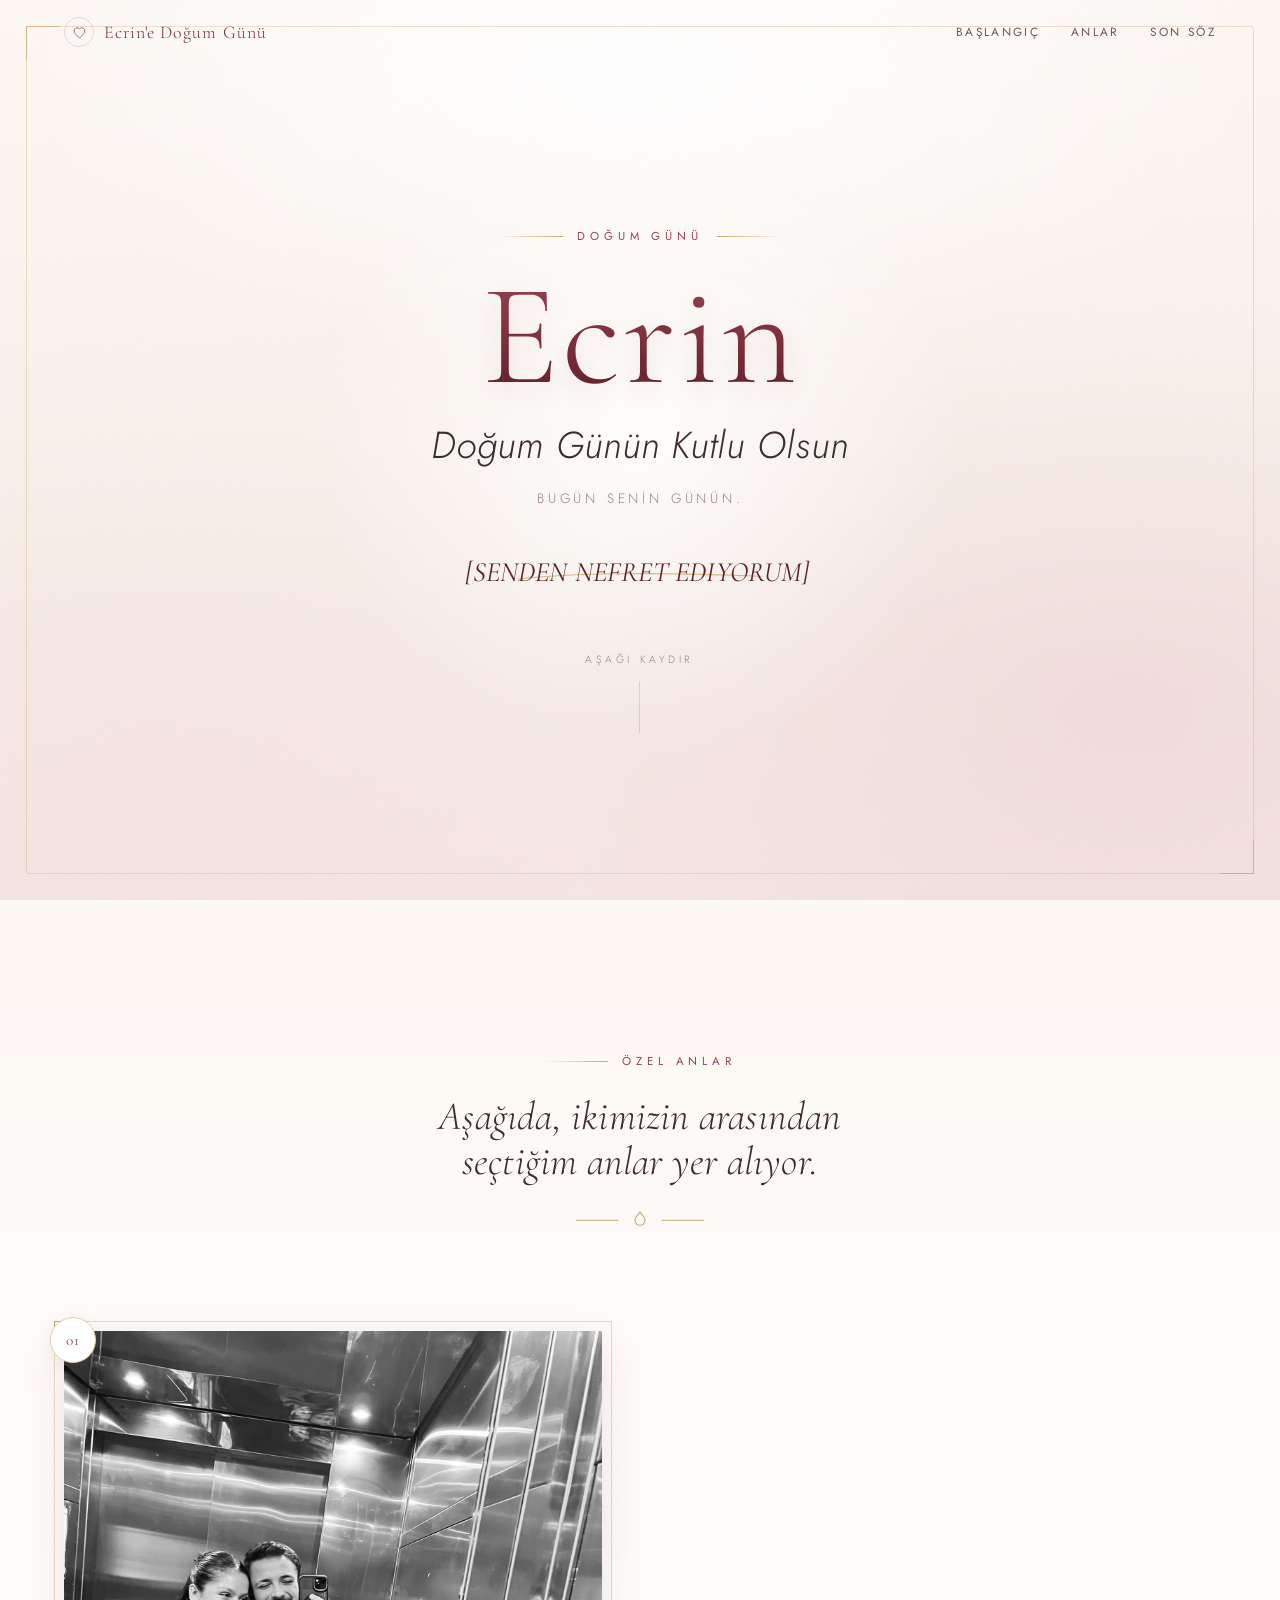
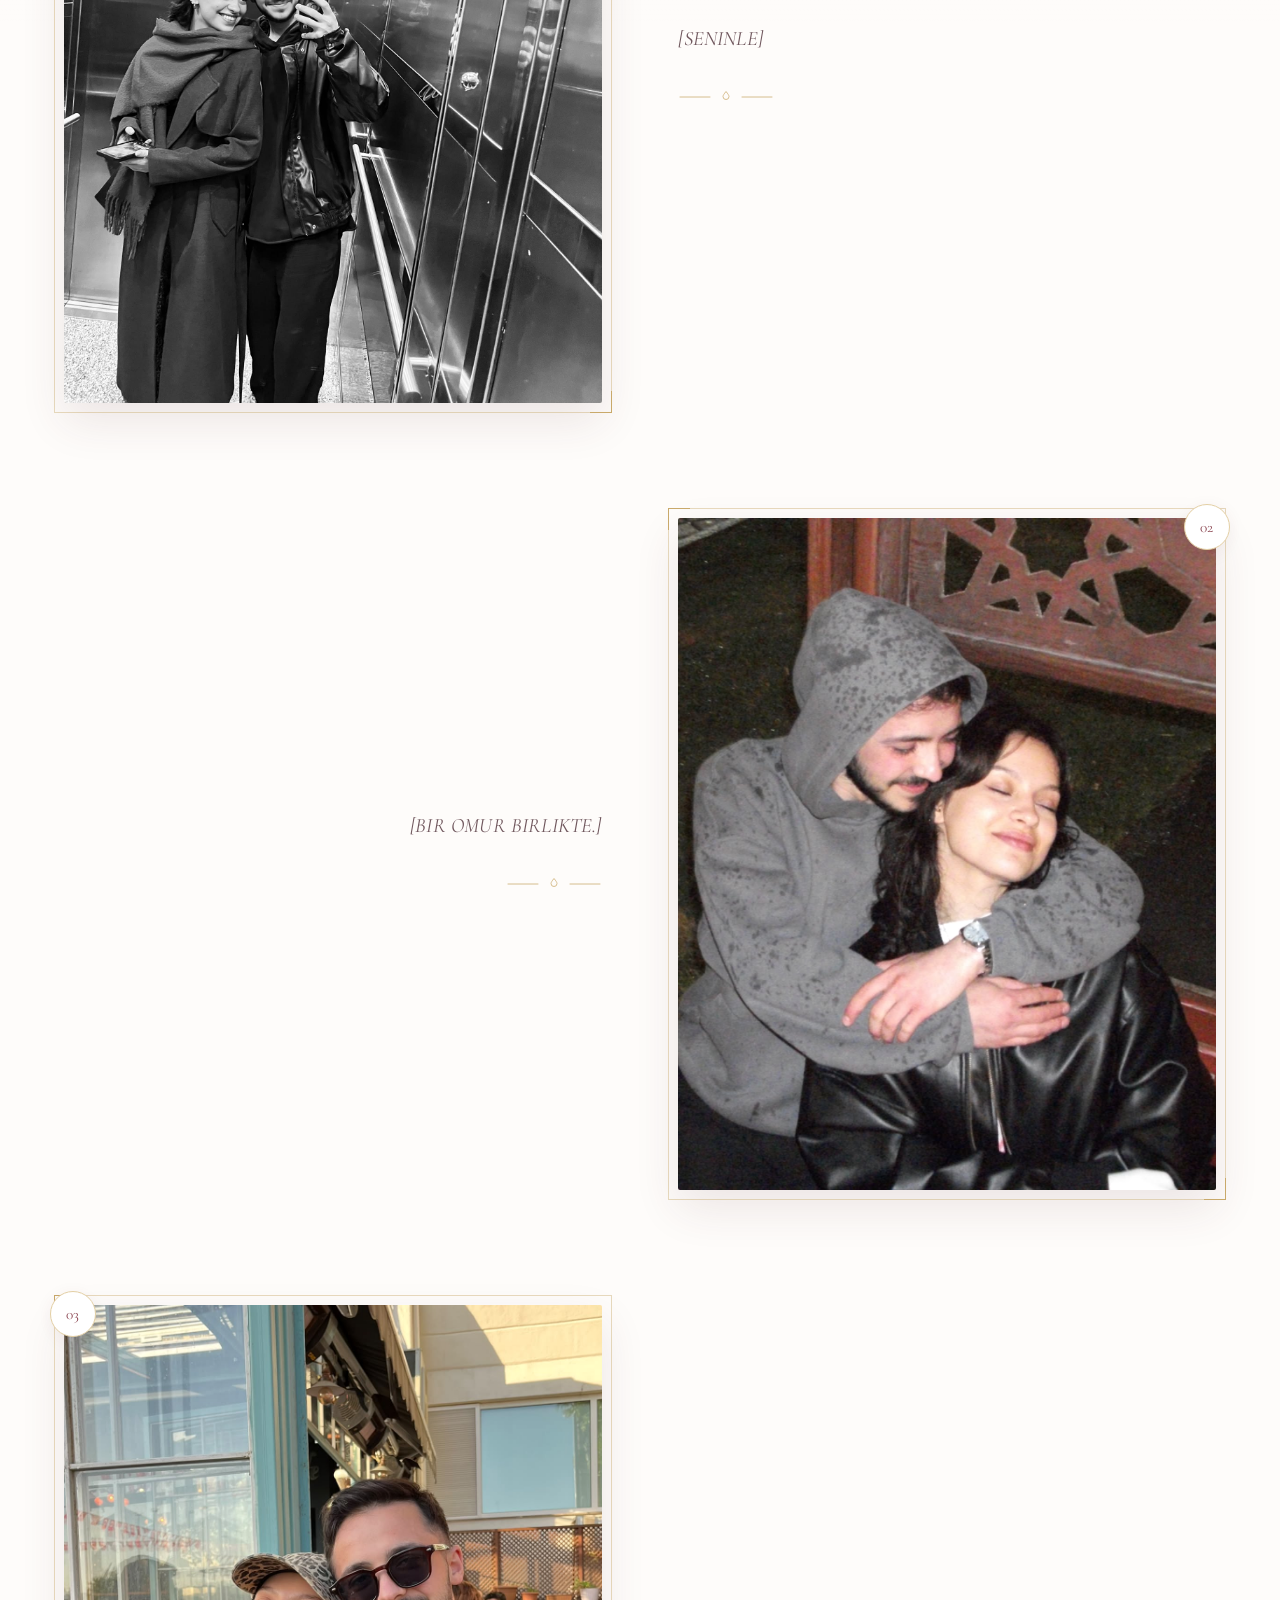
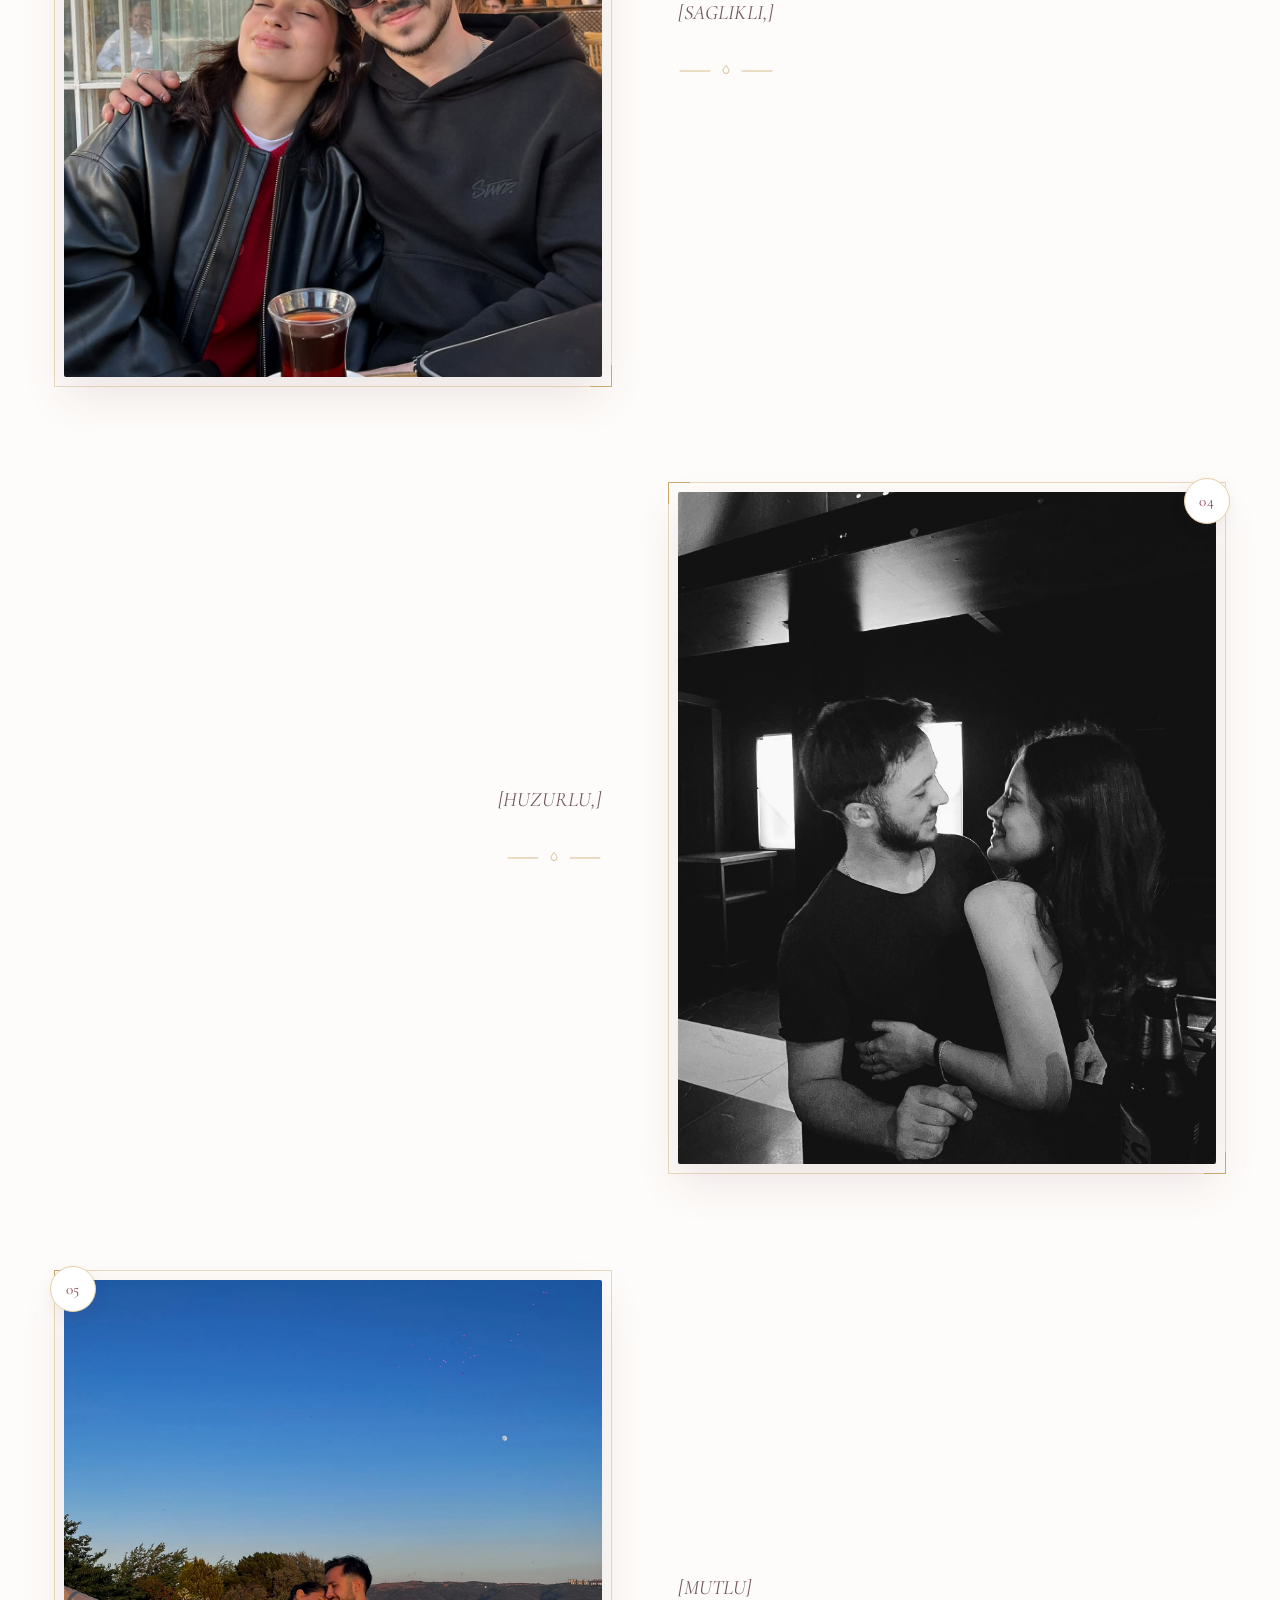
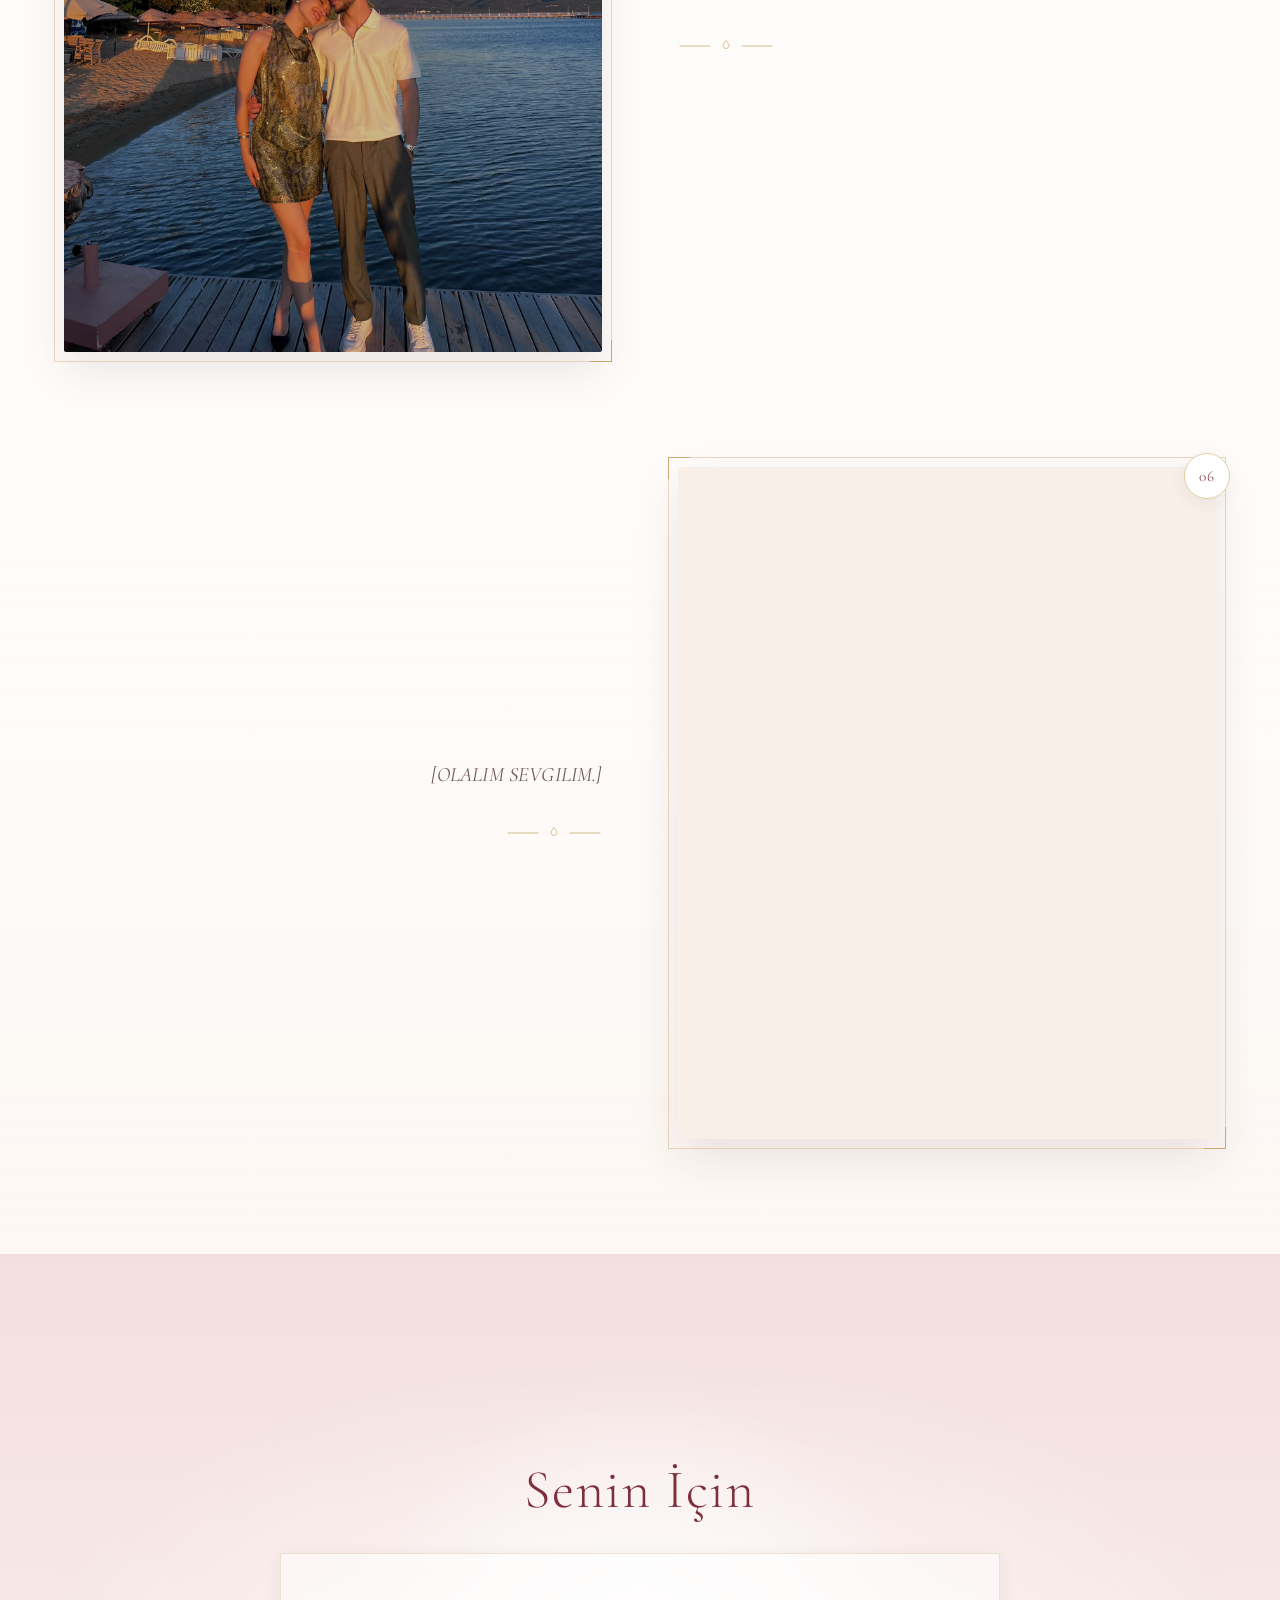
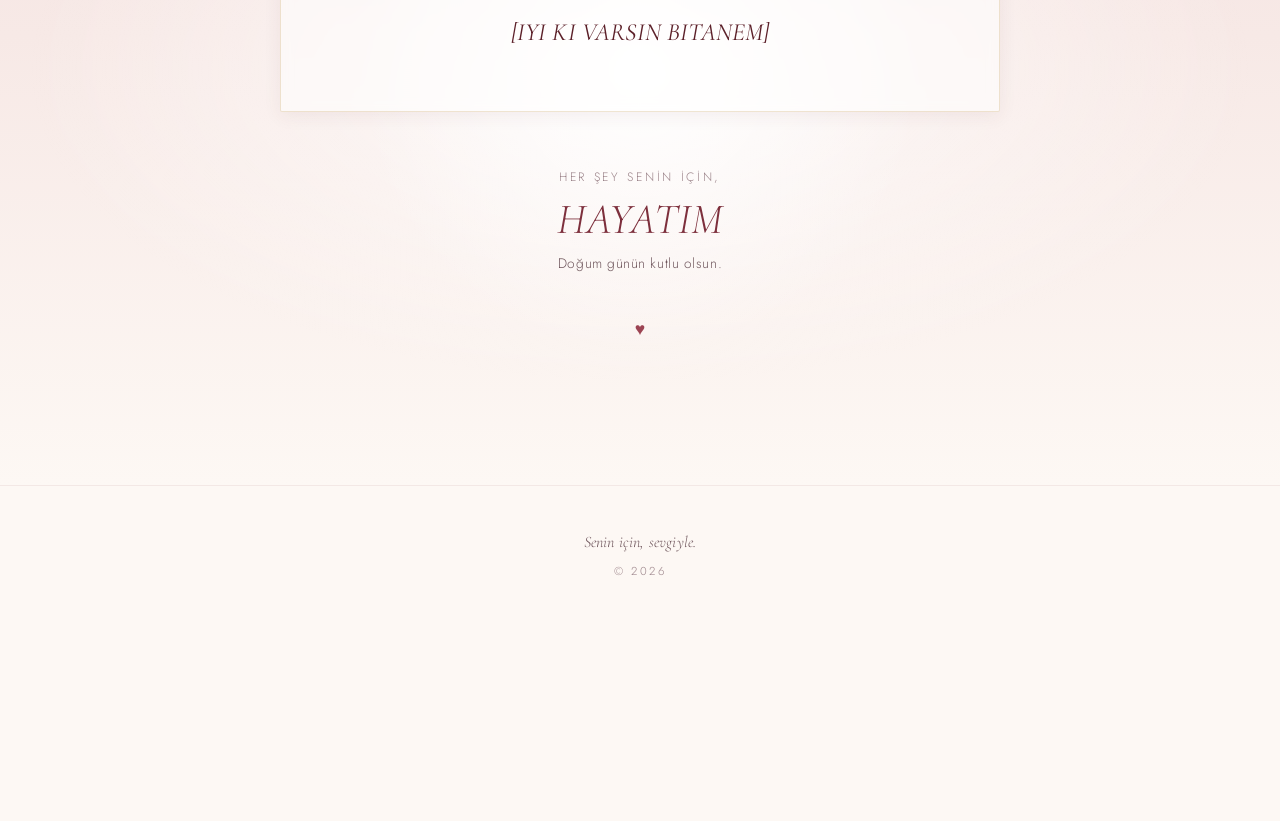
<file: index.html>
<!DOCTYPE html>
<html lang="tr">
<head>
  <meta charset="UTF-8" />
  <meta name="viewport" content="width=device-width, initial-scale=1.0, viewport-fit=cover" />
  <meta name="theme-color" content="#fdf8f4" />
  <meta name="description" content="Ecrin'e hazırlanmış romantik doğum günü sayfası." />

  <title>Ecrin'e Doğum Günü</title>

  <!-- Sosyal paylaşım (Open Graph) -->
  <meta property="og:type" content="website" />
  <meta property="og:title" content="Ecrin'e Doğum Günü" />
  <meta property="og:description" content="Senin için yazılmış küçük bir mektup." />

  <!-- Google Fonts (çevrimdışıysa sistem fontlarına düşer) -->
  <link rel="preconnect" href="https://fonts.googleapis.com" />
  <link rel="preconnect" href="https://fonts.gstatic.com" crossorigin />
  <link href="https://fonts.googleapis.com/css2?family=Cormorant+Garamond:ital,wght@0,300;0,400;0,500;0,600;1,300;1,400&family=Jost:wght@200;300;400;500&display=swap" rel="stylesheet" />

  <link rel="stylesheet" href="style.css" />

  <script>
    /* İçerik dosyası klasik <script> olarak yüklenir (fetch kullanılmaz),
       böylece index.html doğrudan çift tıklandığında da çalışır. */
    document.documentElement.className += ' js';
  </script>
</head>

<body>

  <!-- Sayfa içi dekorasyon katmanı -->
  <div class="grain" aria-hidden="true"></div>
  <div class="vignette" aria-hidden="true"></div>

  <!-- Üst çubuk (sabit) -->
  <header class="topbar" id="topbar">
    <a class="topbar__brand" href="#hero">
      <span class="topbar__mark" aria-hidden="true">
        <svg viewBox="0 0 24 24" fill="none" stroke="currentColor" stroke-width="1.2">
          <path d="M12 20.5S3.5 15.2 3.5 9.4A4.9 4.9 0 0 1 12 6a4.9 4.9 0 0 1 8.5 3.4c0 5.8-8.5 11.1-8.5 11.1Z"/>
        </svg>
      </span>
      <span class="topbar__text" data-content="site.title">Ecrin'e Doğum Günü</span>
    </a>

    <nav class="topbar__nav" aria-label="Bölümler">
      <a href="#hero" class="topbar__link">Başlangıç</a>
      <a href="#memories" class="topbar__link">Anlar</a>
      <a href="#finale" class="topbar__link">Son Söz</a>
    </nav>
  </header>

  <!-- ==============================================================
       BÖLÜM 1 — HERO / AÇILIŞ
       ============================================================== -->
  <section class="hero" id="hero">
    <div class="hero__glow" aria-hidden="true"></div>

    <!-- uçuşan minik kalpler -->
    <div class="hero__petals" aria-hidden="true">
      <span class="petal" style="--x:8%;  --d:0s;    --s:.55; --dur:16s"></span>
      <span class="petal" style="--x:22%; --d:2.5s;  --s:.4;  --dur:19s"></span>
      <span class="petal" style="--x:38%; --d:1.2s;  --s:.62; --dur:21s"></span>
      <span class="petal" style="--x:54%; --d:3.4s;  --s:.38; --dur:17s"></span>
      <span class="petal" style="--x:69%; --d:.6s;   --s:.5;  --dur:20s"></span>
      <span class="petal" style="--x:83%; --d:4.1s;  --s:.45; --dur:18s"></span>
      <span class="petal" style="--x:94%; --d:2.1s;  --s:.33; --dur:22s"></span>
    </div>

    <div class="hero__inner">
      <p class="hero__eyebrow reveal" data-reveal="fade-up">
        <span class="rule" aria-hidden="true"></span>
        <span data-content="hero.eyebrow">Doğum Günü</span>
        <span class="rule" aria-hidden="true"></span>
      </p>

      <h1 class="hero__name reveal" data-reveal="fade-up" data-delay="120">
        <span class="hero__name-text" data-content="hero.name">Ecrin</span>
        <span class="hero__swoosh" aria-hidden="true">
          <svg viewBox="0 0 220 20" fill="none" preserveAspectRatio="none">
            <path d="M2 13C46 4 128 3 218 9" stroke="currentColor" stroke-width="1.6" stroke-linecap="round"/>
          </svg>
        </span>
      </h1>

      <p class="hero__heading reveal" data-reveal="fade-up" data-delay="220" data-content="hero.heading">
        Doğum Günün Kutlu Olsun
      </p>

      <p class="hero__subtitle reveal" data-reveal="fade-up" data-delay="300" data-content="hero.subtitle">
        Bugün senin günün.
      </p>

      <!-- YAZILAN (TYPEWRITER) MESAJ -->
      <div class="hero__typing reveal" data-reveal="fade-up" data-delay="420">
        <p class="typing" id="typing" aria-live="polite"><span class="typing__caret" aria-hidden="true"></span></p>
      </div>

      <!-- Aşağı kaydırma ipucu -->
      <a class="scroll-hint reveal" data-reveal="fade-up" data-delay="600" href="#memories" aria-label="Aşağı kaydır">
        <span class="scroll-hint__label" data-content="hero.scrollHint">Aşağı kaydır</span>
        <span class="scroll-hint__line" aria-hidden="true"><i></i></span>
      </a>
    </div>

    <div class="hero__frame" aria-hidden="true"></div>
  </section>

  <main>
    <!-- ============================================================
         BÖLÜM 2 — ÖZEL ANLAR (GALERİ)
         ============================================================ -->
    <section class="memories" id="memories">
      <div class="section-head">
        <p class="section-head__eyebrow reveal" data-reveal="fade-up">
          <span class="rule" aria-hidden="true"></span>
          <span data-content="memories.heading">Özel Anlar</span>
        </p>
        <h2 class="section-head__title reveal" data-reveal="fade-up" data-delay="100" data-content="memories.intro">
          Aşağıda, ikimizin arasından seçtiğim anlar yer alıyor.
        </h2>
        <span class="section-head__ornament reveal" data-reveal="fade-up" data-delay="180" aria-hidden="true">
          <svg viewBox="0 0 120 24" fill="none">
            <path d="M2 12h38M80 12h38" stroke="currentColor" stroke-width="1" stroke-linecap="round"/>
            <path d="M60 4.5c3 3.6 4.6 6 4.6 7.5A4.6 4.6 0 0 1 60 16.6a4.6 4.6 0 0 1-4.6-4.6c0-1.5 1.6-3.9 4.6-7.5Z" stroke="currentColor" stroke-width="1"/>
          </svg>
        </span>
      </div>

      <!-- Bellek kartları script.js tarafından content.js'ten üretilir -->
      <div class="memory-list" id="memoryList">
        <noscript>
          <p class="noscript-note">
            Bu sayfanın anılar bölümünü görüntülemek için lütfen tarayıcınızda JavaScript'i etkinleştirin.
          </p>
        </noscript>
      </div>
    </section>




    <!-- ============================================================
         BÖLÜM 4 — SON MESAJ
         ============================================================ -->
    <section class="finale" id="finale">
      <div class="finale__glow" aria-hidden="true"></div>

      <div class="finale__inner">
        <p class="finale__eyebrow reveal" data-reveal="fade-up">
          <span class="rule" aria-hidden="true"></span>
          <span data-content="finale.eyebrow">Son Bir Söz</span>
          <span class="rule" aria-hidden="true"></span>
        </p>

        <h2 class="finale__heading reveal" data-reveal="fade-up" data-delay="100" data-content="finale.heading">
          Senin İçin
        </h2>

        <div class="finale__letter reveal" data-reveal="fade-up" data-delay="200">
          <p class="finale__message" id="finaleMessage" data-content="finale.message">
            [SON MESAJ BURAYA EKLENECEK]
          </p>
        </div>

        <div class="signature reveal" data-reveal="fade-up" data-delay="320">
          <span class="signature__label" data-content="finale.signatureLabel">Her şey senin için,</span>
          <span class="signature__name" data-content="finale.signature">Ecrin</span>
          <span class="signature__note" data-content="finale.signatureNote">Doğum günün kutlu olsun.</span>
        </div>

        <div class="finale__mark reveal" data-reveal="fade-up" data-delay="420" data-content="finale.closingMark" aria-hidden="true">
          ♥
        </div>
      </div>
    </section>
  </main>

  <!-- Alt bilgi -->
  <footer class="footer">
    <p class="footer__note" data-content="site.footerNote">Senin için, sevgiyle.</p>
    <p class="footer__year">© <span id="year">2026</span></p>
  </footer>

  <!-- Müzik düğmesi (sağ alt köşe) — otomatik başlatmaz -->
  <button class="music-btn" id="musicBtn" type="button" aria-pressed="false" hidden>
    <span class="music-btn__disc" aria-hidden="true">
      <span class="music-btn__ring"></span>
      <span class="music-btn__note">♪</span>
    </span>
    <span class="music-btn__label" data-content="music.playLabel">Müziği Aç</span>
  </button>

  <!-- Müzik dosyası (varsa) -->
 <div id="youtubeMusicPlayer" style="width:280px; margin:12px auto; text-align:center;">
  <iframe
    id="youtubeMusic"
    width="280"
    height="158"
    src="https://www.youtube.com/embed/afuvneT25_I"
    title="Gökhan Türkmen - Seninle Ben"
    allow="autoplay; encrypted-media"
    allowfullscreen
    style="border:0; max-width:100%;"
  ></iframe>
</div>

  <!-- İçerik + scriptler -->
  <script src="content.js"></script>
  <script src="script.js"></script>
</body>
</html>
</file>
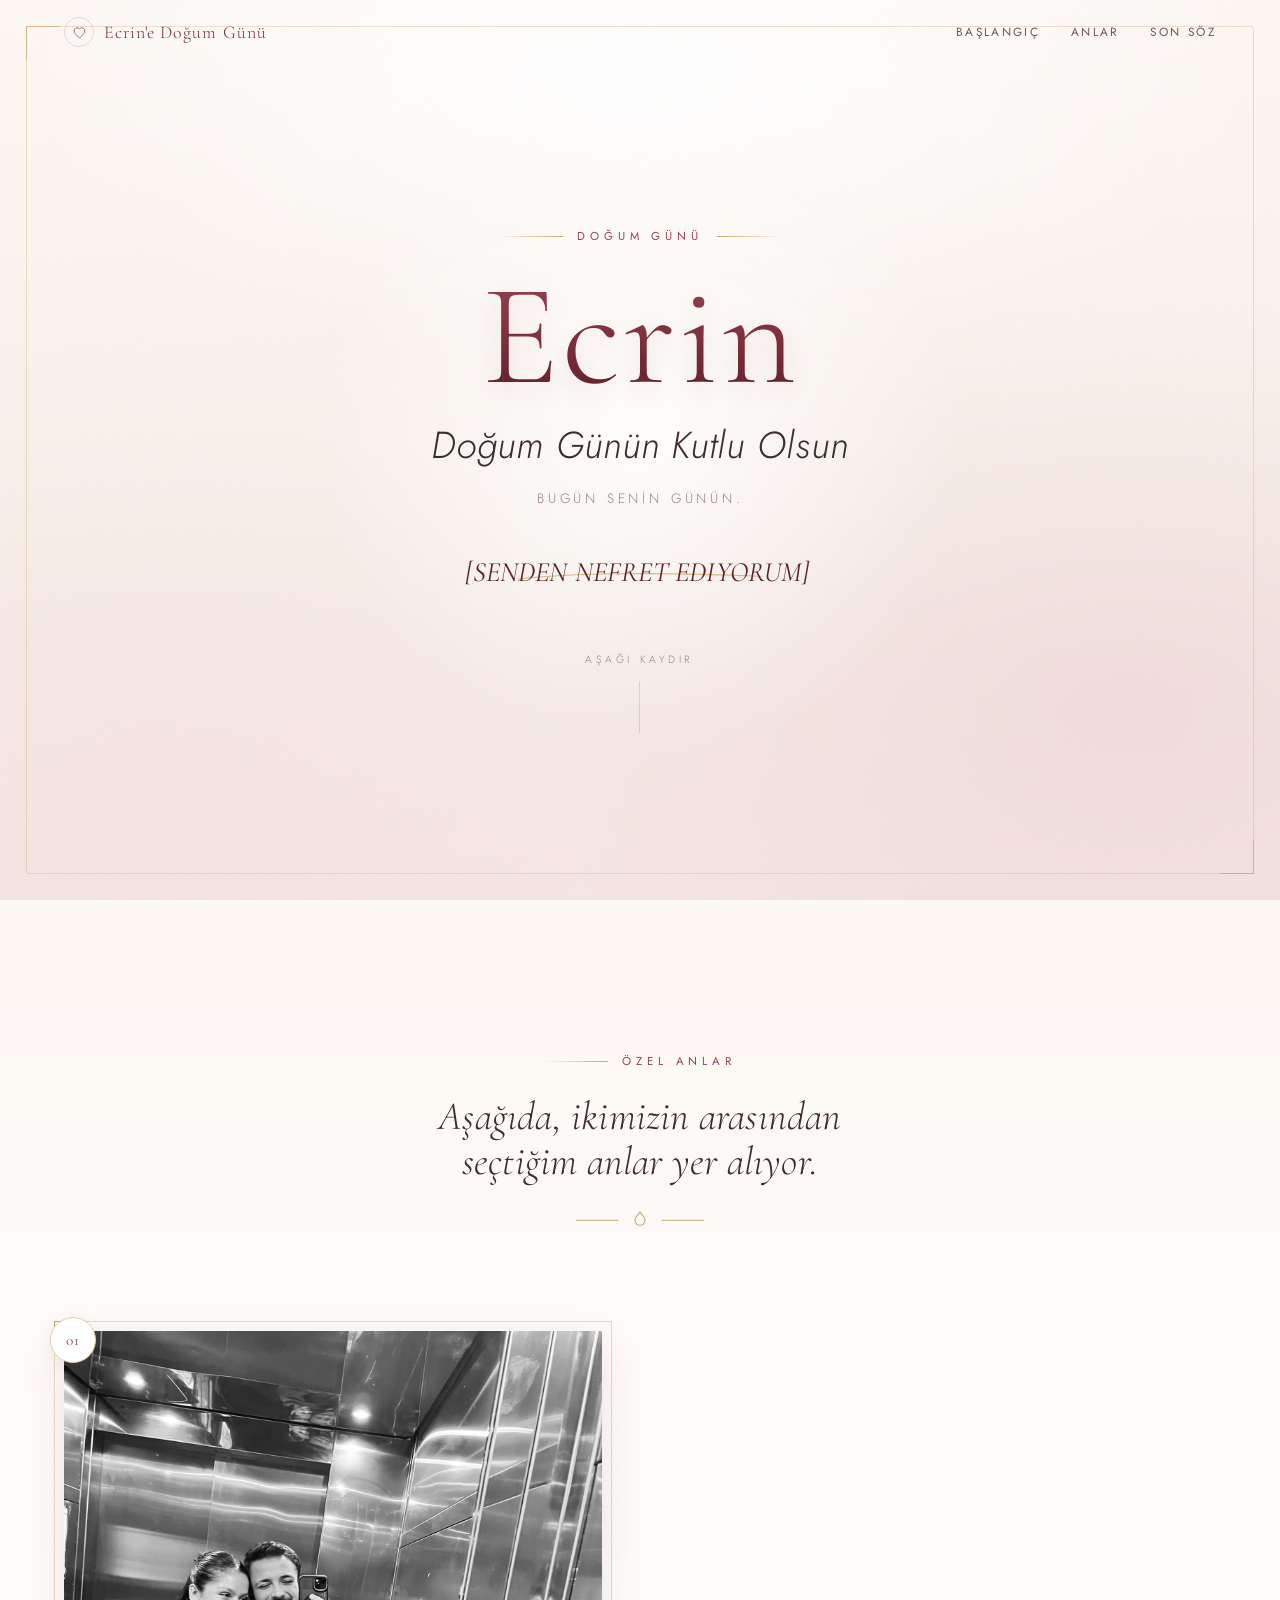
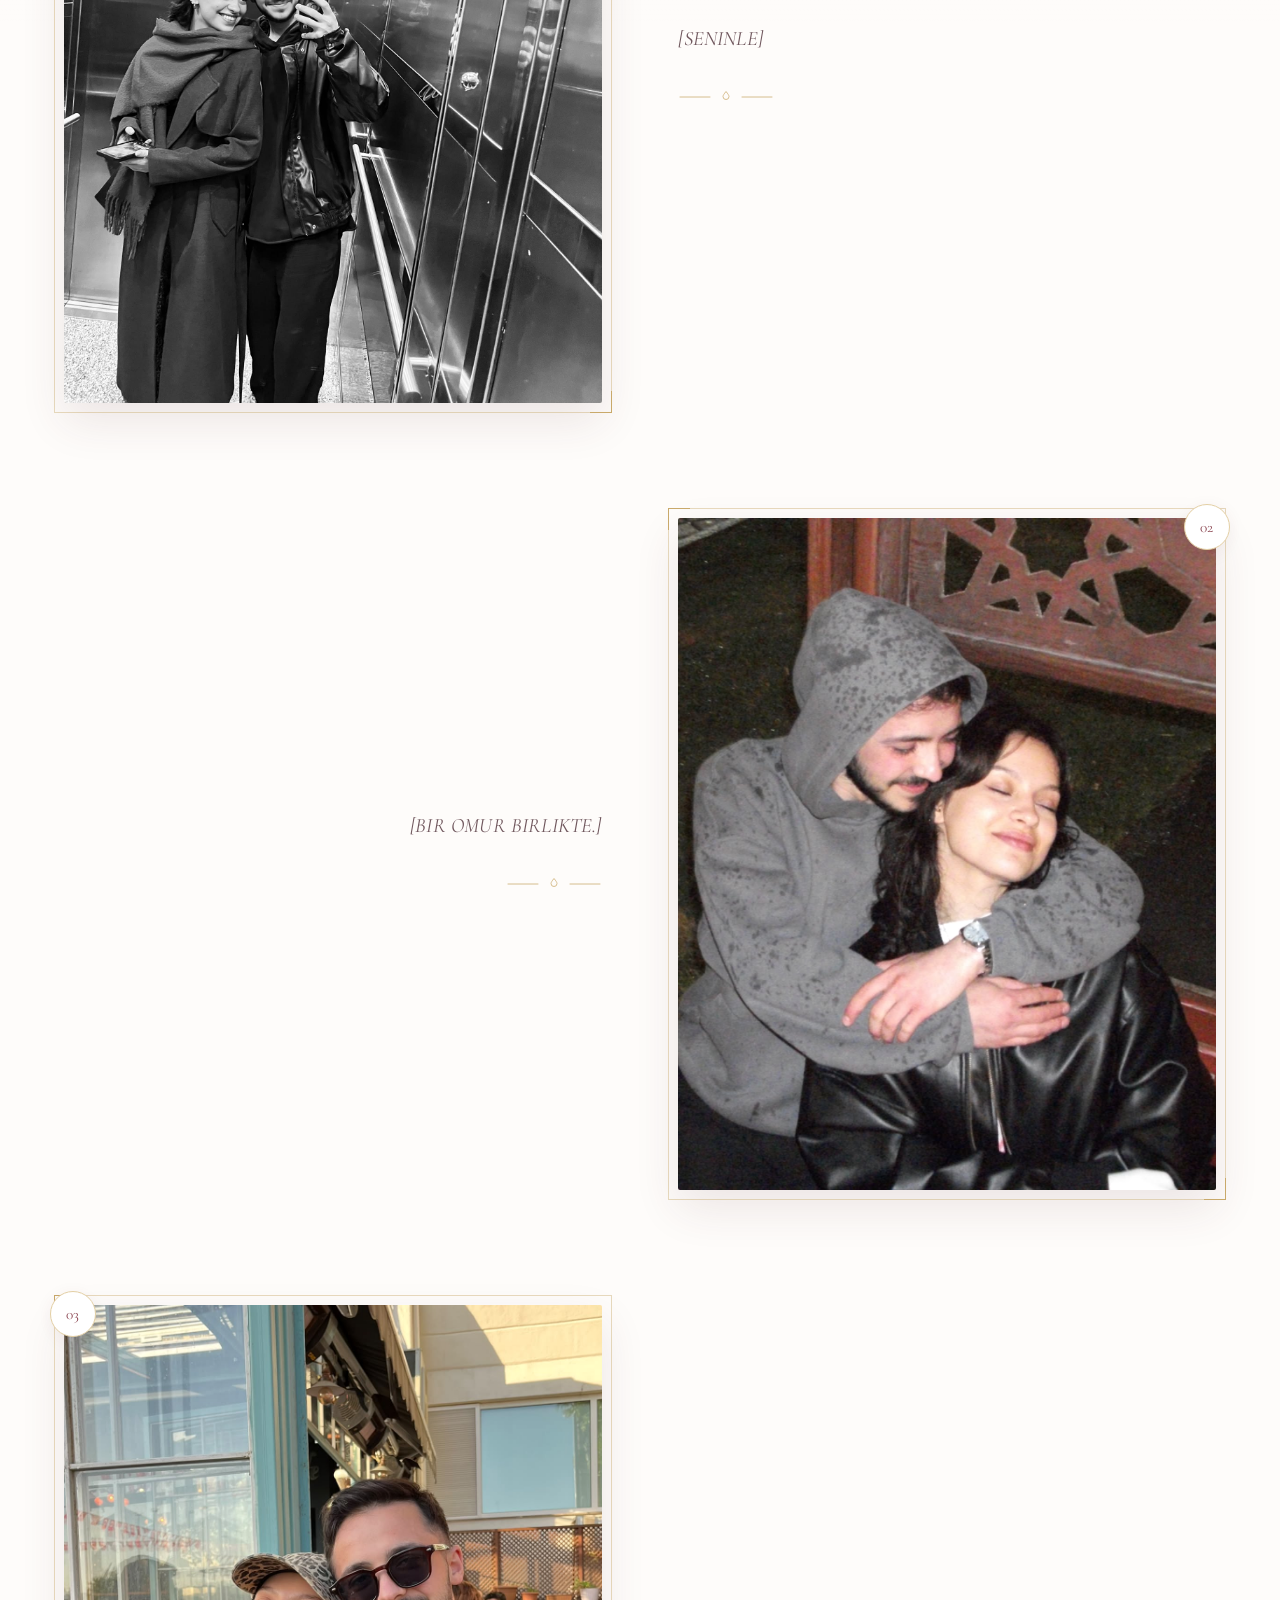
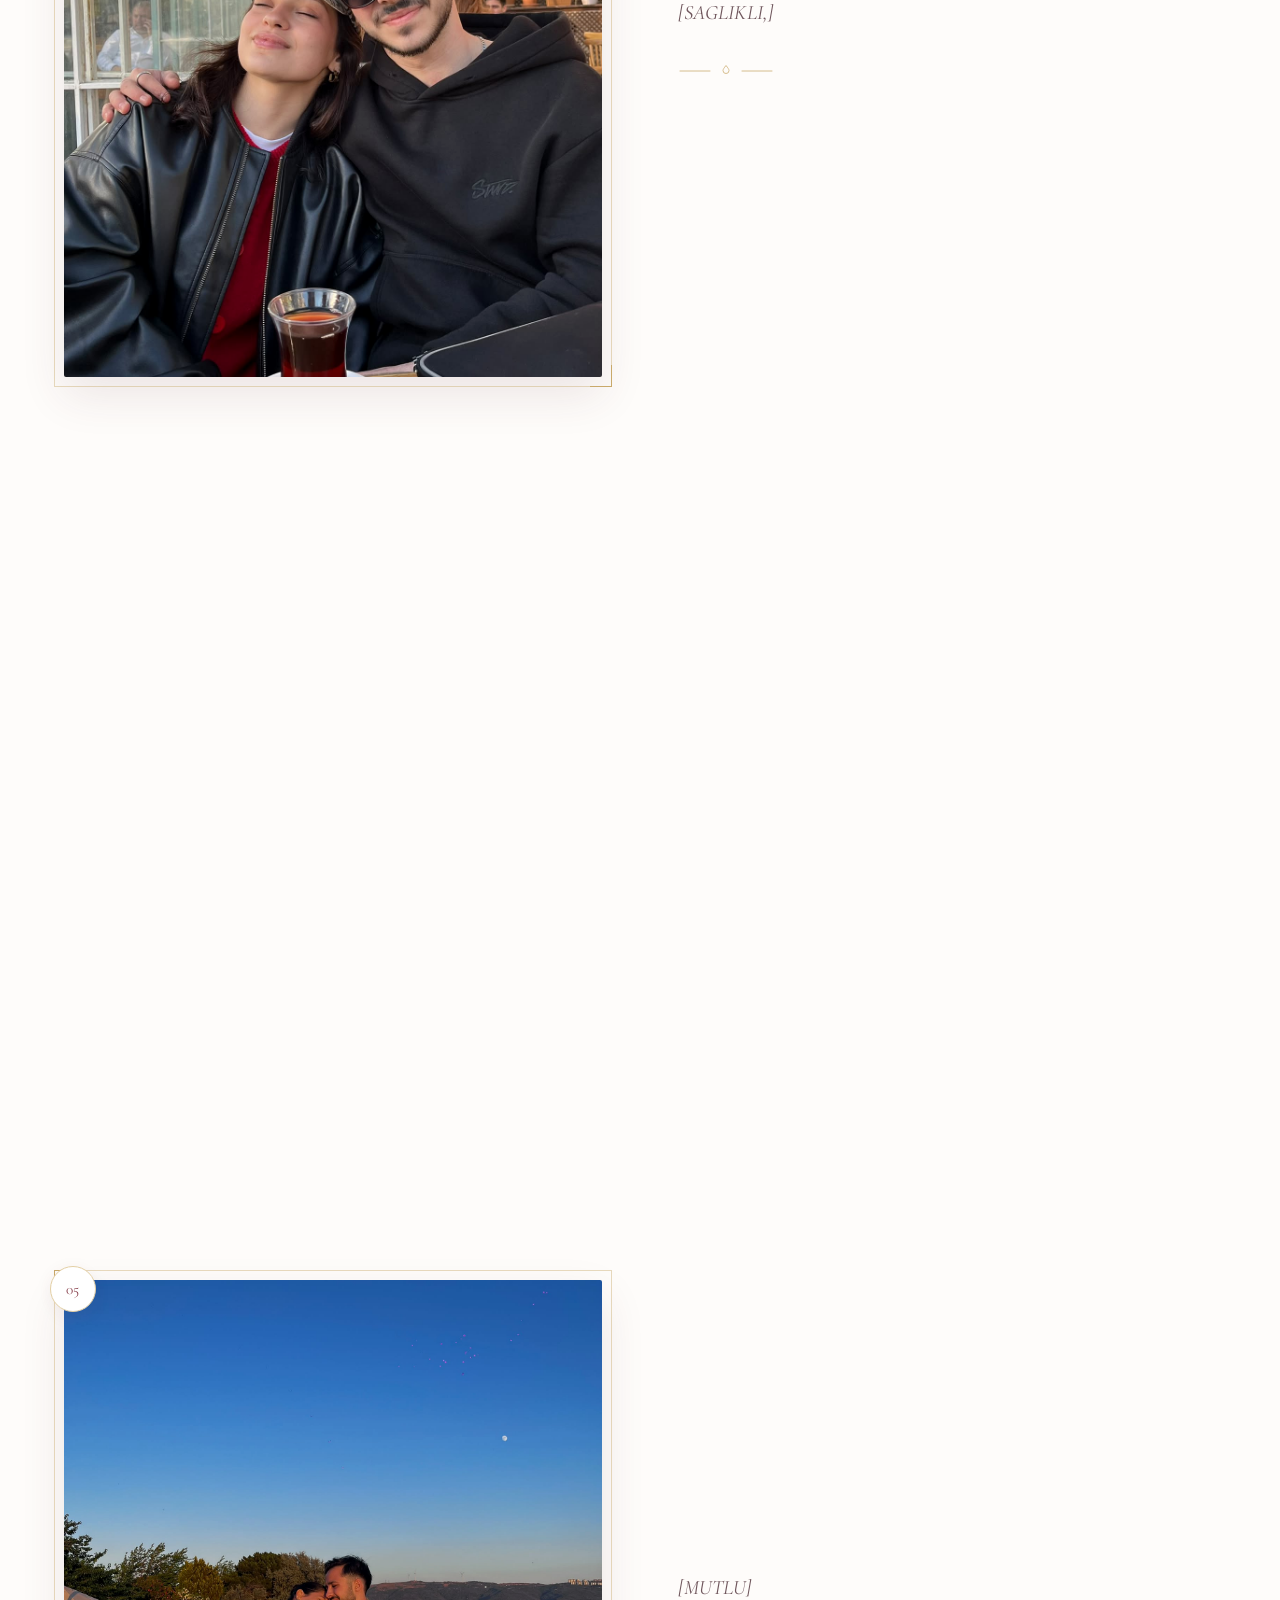
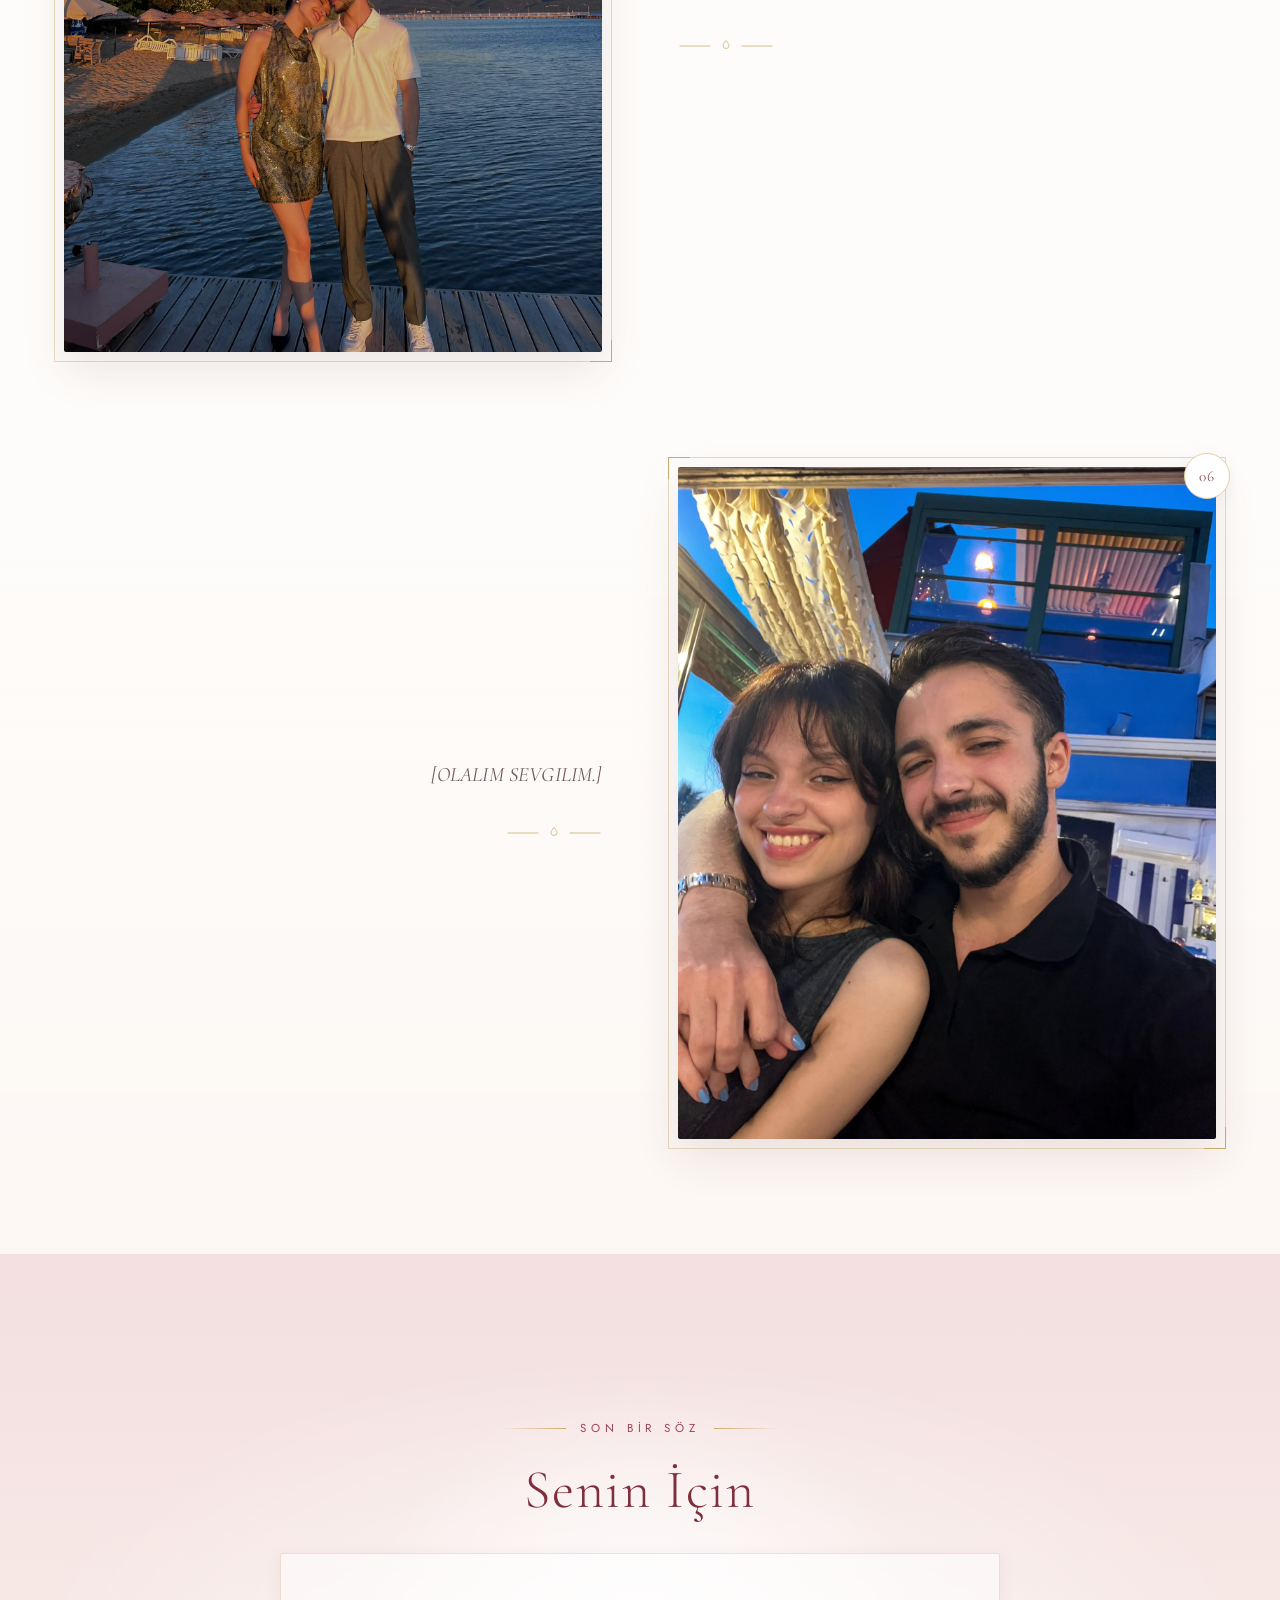
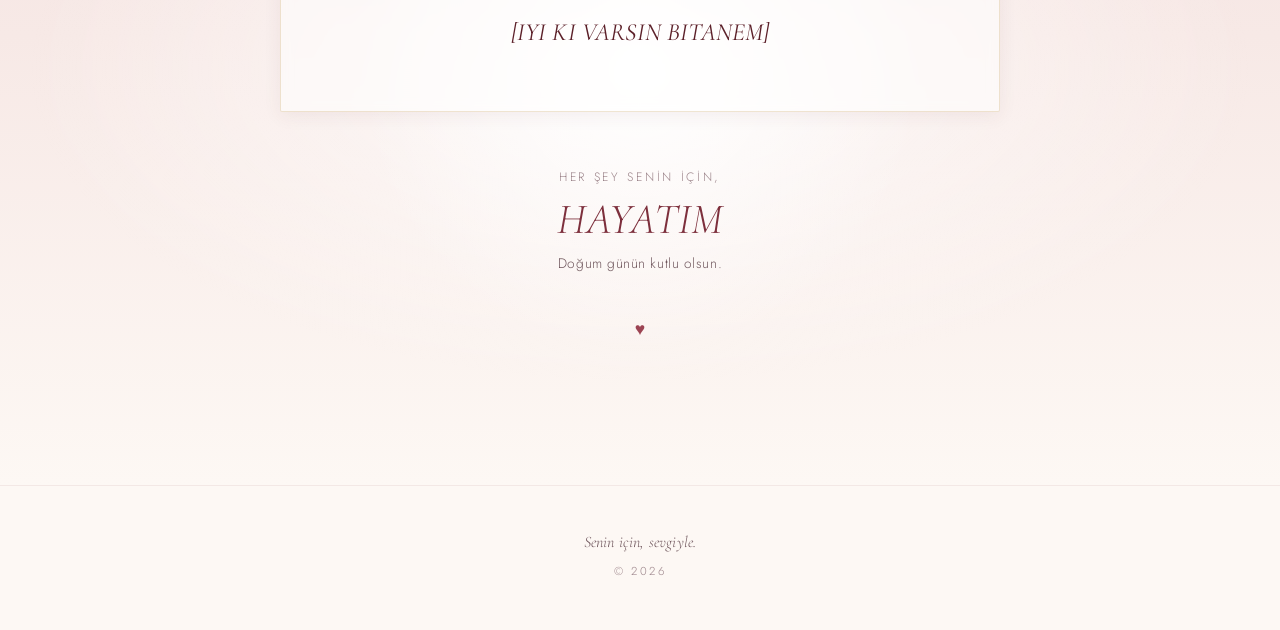
<file: _probe.html>
<!DOCTYPE html>
<html lang="tr">
<head><script>
window.__ERRORS__ = [];
window.addEventListener('error', function(e){ window.__ERRORS__.push('ERROR: ' + e.message + ' @ ' + e.filename + ':' + e.lineno); }, true);
window.addEventListener('unhandledrejection', function(e){ window.__ERRORS__.push('REJECTION: ' + e.reason); });
var _ce = console.error; console.error = function(){ window.__ERRORS__.push('console.error: ' + Array.prototype.join.call(arguments,' ')); _ce.apply(console, arguments); };
var _cw = console.warn; console.warn = function(){ window.__ERRORS__.push('console.warn: ' + Array.prototype.join.call(arguments,' ')); _cw.apply(console, arguments); };
</script>
  <meta charset="UTF-8" />
  <meta name="viewport" content="width=device-width, initial-scale=1.0, viewport-fit=cover" />
  <meta name="theme-color" content="#fdf8f4" />
  <meta name="description" content="Ecrin'e hazırlanmış romantik doğum günü sayfası." />

  <title>Ecrin'e Doğum Günü</title>

  <!-- Sosyal paylaşım (Open Graph) -->
  <meta property="og:type" content="website" />
  <meta property="og:title" content="Ecrin'e Doğum Günü" />
  <meta property="og:description" content="Senin için yazılmış küçük bir mektup." />

  <!-- Google Fonts (çevrimdışıysa sistem fontlarına düşer) -->
  <link rel="preconnect" href="https://fonts.googleapis.com" />
  <link rel="preconnect" href="https://fonts.gstatic.com" crossorigin />
  <link href="https://fonts.googleapis.com/css2?family=Cormorant+Garamond:ital,wght@0,300;0,400;0,500;0,600;1,300;1,400&family=Jost:wght@200;300;400;500&display=swap" rel="stylesheet" />

  <link rel="stylesheet" href="style.css" />

  <script>
    /* İçerik dosyası klasik <script> olarak yüklenir (fetch kullanılmaz),
       böylece index.html doğrudan çift tıklandığında da çalışır. */
    document.documentElement.className += ' js';
  </script>
</head>

<body>

  <!-- Sayfa içi dekorasyon katmanı -->
  <div class="grain" aria-hidden="true"></div>
  <div class="vignette" aria-hidden="true"></div>

  <!-- Üst çubuk (sabit) -->
  <header class="topbar" id="topbar">
    <a class="topbar__brand" href="#hero">
      <span class="topbar__mark" aria-hidden="true">
        <svg viewBox="0 0 24 24" fill="none" stroke="currentColor" stroke-width="1.2">
          <path d="M12 20.5S3.5 15.2 3.5 9.4A4.9 4.9 0 0 1 12 6a4.9 4.9 0 0 1 8.5 3.4c0 5.8-8.5 11.1-8.5 11.1Z"/>
        </svg>
      </span>
      <span class="topbar__text" data-content="site.title">Ecrin'e Doğum Günü</span>
    </a>

    <nav class="topbar__nav" aria-label="Bölümler">
      <a href="#hero" class="topbar__link">Başlangıç</a>
      <a href="#memories" class="topbar__link">Anlar</a>
      <a href="#finale" class="topbar__link">Son Söz</a>
    </nav>
  </header>

  <!-- ==============================================================
       BÖLÜM 1 — HERO / AÇILIŞ
       ============================================================== -->
  <section class="hero" id="hero">
    <div class="hero__glow" aria-hidden="true"></div>

    <!-- uçuşan minik kalpler -->
    <div class="hero__petals" aria-hidden="true">
      <span class="petal" style="--x:8%;  --d:0s;    --s:.55; --dur:16s"></span>
      <span class="petal" style="--x:22%; --d:2.5s;  --s:.4;  --dur:19s"></span>
      <span class="petal" style="--x:38%; --d:1.2s;  --s:.62; --dur:21s"></span>
      <span class="petal" style="--x:54%; --d:3.4s;  --s:.38; --dur:17s"></span>
      <span class="petal" style="--x:69%; --d:.6s;   --s:.5;  --dur:20s"></span>
      <span class="petal" style="--x:83%; --d:4.1s;  --s:.45; --dur:18s"></span>
      <span class="petal" style="--x:94%; --d:2.1s;  --s:.33; --dur:22s"></span>
    </div>

    <div class="hero__inner">
      <p class="hero__eyebrow reveal" data-reveal="fade-up">
        <span class="rule" aria-hidden="true"></span>
        <span data-content="hero.eyebrow">Doğum Günü</span>
        <span class="rule" aria-hidden="true"></span>
      </p>

      <h1 class="hero__name reveal" data-reveal="fade-up" data-delay="120">
        <span class="hero__name-text" data-content="hero.name">Ecrin</span>
        <span class="hero__swoosh" aria-hidden="true">
          <svg viewBox="0 0 220 20" fill="none" preserveAspectRatio="none">
            <path d="M2 13C46 4 128 3 218 9" stroke="currentColor" stroke-width="1.6" stroke-linecap="round"/>
          </svg>
        </span>
      </h1>

      <p class="hero__heading reveal" data-reveal="fade-up" data-delay="220" data-content="hero.heading">
        Doğum Günün Kutlu Olsun
      </p>

      <p class="hero__subtitle reveal" data-reveal="fade-up" data-delay="300" data-content="hero.subtitle">
        Bugün senin günün.
      </p>

      <!-- YAZILAN (TYPEWRITER) MESAJ -->
      <div class="hero__typing reveal" data-reveal="fade-up" data-delay="420">
        <p class="typing" id="typing" aria-live="polite"><span class="typing__caret" aria-hidden="true"></span></p>
      </div>

      <!-- Aşağı kaydırma ipucu -->
      <a class="scroll-hint reveal" data-reveal="fade-up" data-delay="600" href="#memories" aria-label="Aşağı kaydır">
        <span class="scroll-hint__label" data-content="hero.scrollHint">Aşağı kaydır</span>
        <span class="scroll-hint__line" aria-hidden="true"><i></i></span>
      </a>
    </div>

    <div class="hero__frame" aria-hidden="true"></div>
  </section>

  <main>
    <!-- ============================================================
         BÖLÜM 2 — ÖZEL ANLAR (GALERİ)
         ============================================================ -->
    <section class="memories" id="memories">
      <div class="section-head">
        <p class="section-head__eyebrow reveal" data-reveal="fade-up">
          <span class="rule" aria-hidden="true"></span>
          <span data-content="memories.heading">Özel Anlar</span>
        </p>
        <h2 class="section-head__title reveal" data-reveal="fade-up" data-delay="100" data-content="memories.intro">
          Aşağıda, ikimizin arasından seçtiğim anlar yer alıyor.
        </h2>
        <span class="section-head__ornament reveal" data-reveal="fade-up" data-delay="180" aria-hidden="true">
          <svg viewBox="0 0 120 24" fill="none">
            <path d="M2 12h38M80 12h38" stroke="currentColor" stroke-width="1" stroke-linecap="round"/>
            <path d="M60 4.5c3 3.6 4.6 6 4.6 7.5A4.6 4.6 0 0 1 60 16.6a4.6 4.6 0 0 1-4.6-4.6c0-1.5 1.6-3.9 4.6-7.5Z" stroke="currentColor" stroke-width="1"/>
          </svg>
        </span>
      </div>

      <!-- Bellek kartları script.js tarafından content.js'ten üretilir -->
      <div class="memory-list" id="memoryList">
        <noscript>
          <p class="noscript-note">
            Bu sayfanın anılar bölümünü görüntülemek için lütfen tarayıcınızda JavaScript'i etkinleştirin.
          </p>
        </noscript>
      </div>
    </section>




    <!-- ============================================================
         BÖLÜM 4 — SON MESAJ
         ============================================================ -->
    <section class="finale" id="finale">
      <div class="finale__glow" aria-hidden="true"></div>

      <div class="finale__inner">
        <p class="finale__eyebrow reveal" data-reveal="fade-up">
          <span class="rule" aria-hidden="true"></span>
          <span data-content="finale.eyebrow">Son Bir Söz</span>
          <span class="rule" aria-hidden="true"></span>
        </p>

        <h2 class="finale__heading reveal" data-reveal="fade-up" data-delay="100" data-content="finale.heading">
          Senin İçin
        </h2>

        <div class="finale__letter reveal" data-reveal="fade-up" data-delay="200">
          <p class="finale__message" id="finaleMessage" data-content="finale.message">
            [SON MESAJ BURAYA EKLENECEK]
          </p>
        </div>

        <div class="signature reveal" data-reveal="fade-up" data-delay="320">
          <span class="signature__label" data-content="finale.signatureLabel">Her şey senin için,</span>
          <span class="signature__name" data-content="finale.signature">Ecrin</span>
          <span class="signature__note" data-content="finale.signatureNote">Doğum günün kutlu olsun.</span>
        </div>

        <div class="finale__mark reveal" data-reveal="fade-up" data-delay="420" data-content="finale.closingMark" aria-hidden="true">
          ♥
        </div>
      </div>
    </section>
  </main>

  <!-- Alt bilgi -->
  <footer class="footer">
    <p class="footer__note" data-content="site.footerNote">Senin için, sevgiyle.</p>
    <p class="footer__year">© <span id="year">2026</span></p>
  </footer>

  <!-- Müzik düğmesi (sağ alt köşe) — otomatik başlatmaz -->
  <button class="music-btn" id="musicBtn" type="button" aria-pressed="false" hidden>
    <span class="music-btn__disc" aria-hidden="true">
      <span class="music-btn__ring"></span>
      <span class="music-btn__note">♪</span>
    </span>
    <span class="music-btn__label" data-content="music.playLabel">Müziği Aç</span>
  </button>

  <!-- Müzik dosyası (varsa) -->
  <audio id="bgMusic" preload="none" loop></audio>

  <!-- İçerik + scriptler -->
  <script src="content.js"></script>
  <script src="script.js"></script>
<script>
window.addEventListener('load', function(){
  setTimeout(function(){
    var d = document.createElement('pre'); d.id='__REPORT__';
    var mems = document.querySelectorAll('article.memory');
    var revs = document.querySelectorAll('article.memory.memory--reverse');
    var imgs = document.querySelectorAll('img.memory__img');
    var broken = 0; for (var i=0;i<imgs.length;i++){ if(!imgs[i].complete || imgs[i].naturalWidth===0) broken++; }
    var lines = [];
    lines.push('ERRORS=' + (window.__ERRORS__ ? window.__ERRORS__.length : 'n/a'));
    if (window.__ERRORS__) lines.push(window.__ERRORS__.join(' || '));
    lines.push('memories=' + mems.length);
    lines.push('reverse=' + revs.length);
    lines.push('imgs=' + imgs.length + ' broken=' + broken);
    lines.push('captions=' + document.querySelectorAll('.memory__caption').length);
    lines.push('indexes=' + document.querySelectorAll('.memory__index').length);
    lines.push('typing="' + (document.getElementById('typing')||{}).textContent + '"');
    lines.push('typingDone=' + (document.getElementById('typing')||{className:'?'}).className);
    lines.push('year=' + (document.getElementById('year')||{}).textContent);
    lines.push('title=' + document.title);
    lines.push('visible=' + document.querySelectorAll('.is-visible').length);
    lines.push('musicHidden=' + (document.getElementById('musicBtn')||{}).hidden);
    lines.push('bodyH=' + document.body.scrollHeight);
    lines.push('memRect=' + (function(){var m=document.querySelector('article.memory'); if(!m) return 'none'; var r=m.getBoundingClientRect(); return Math.round(r.width)+'x'+Math.round(r.height);})());
    d.textContent = lines.join('\n');
    document.body.appendChild(d);
  }, 4000);
});
</script></body>
</html>
</file>
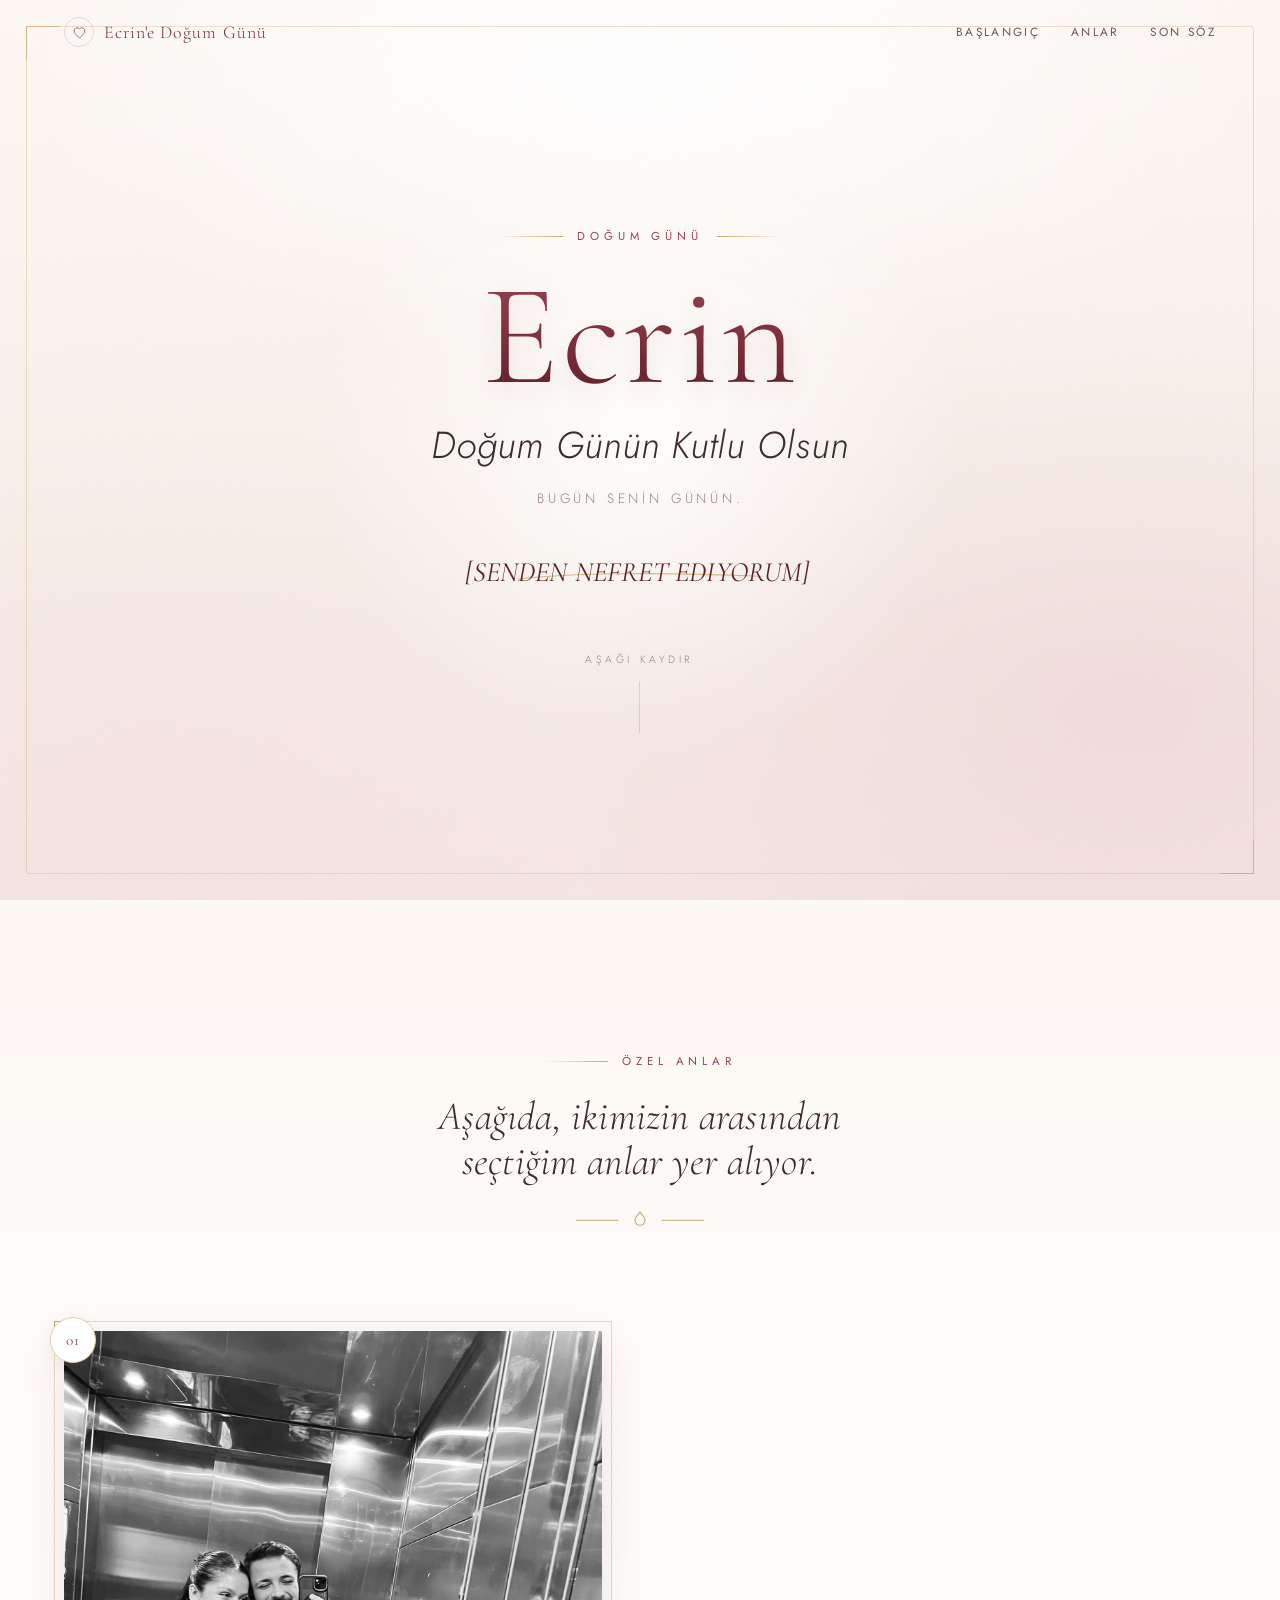
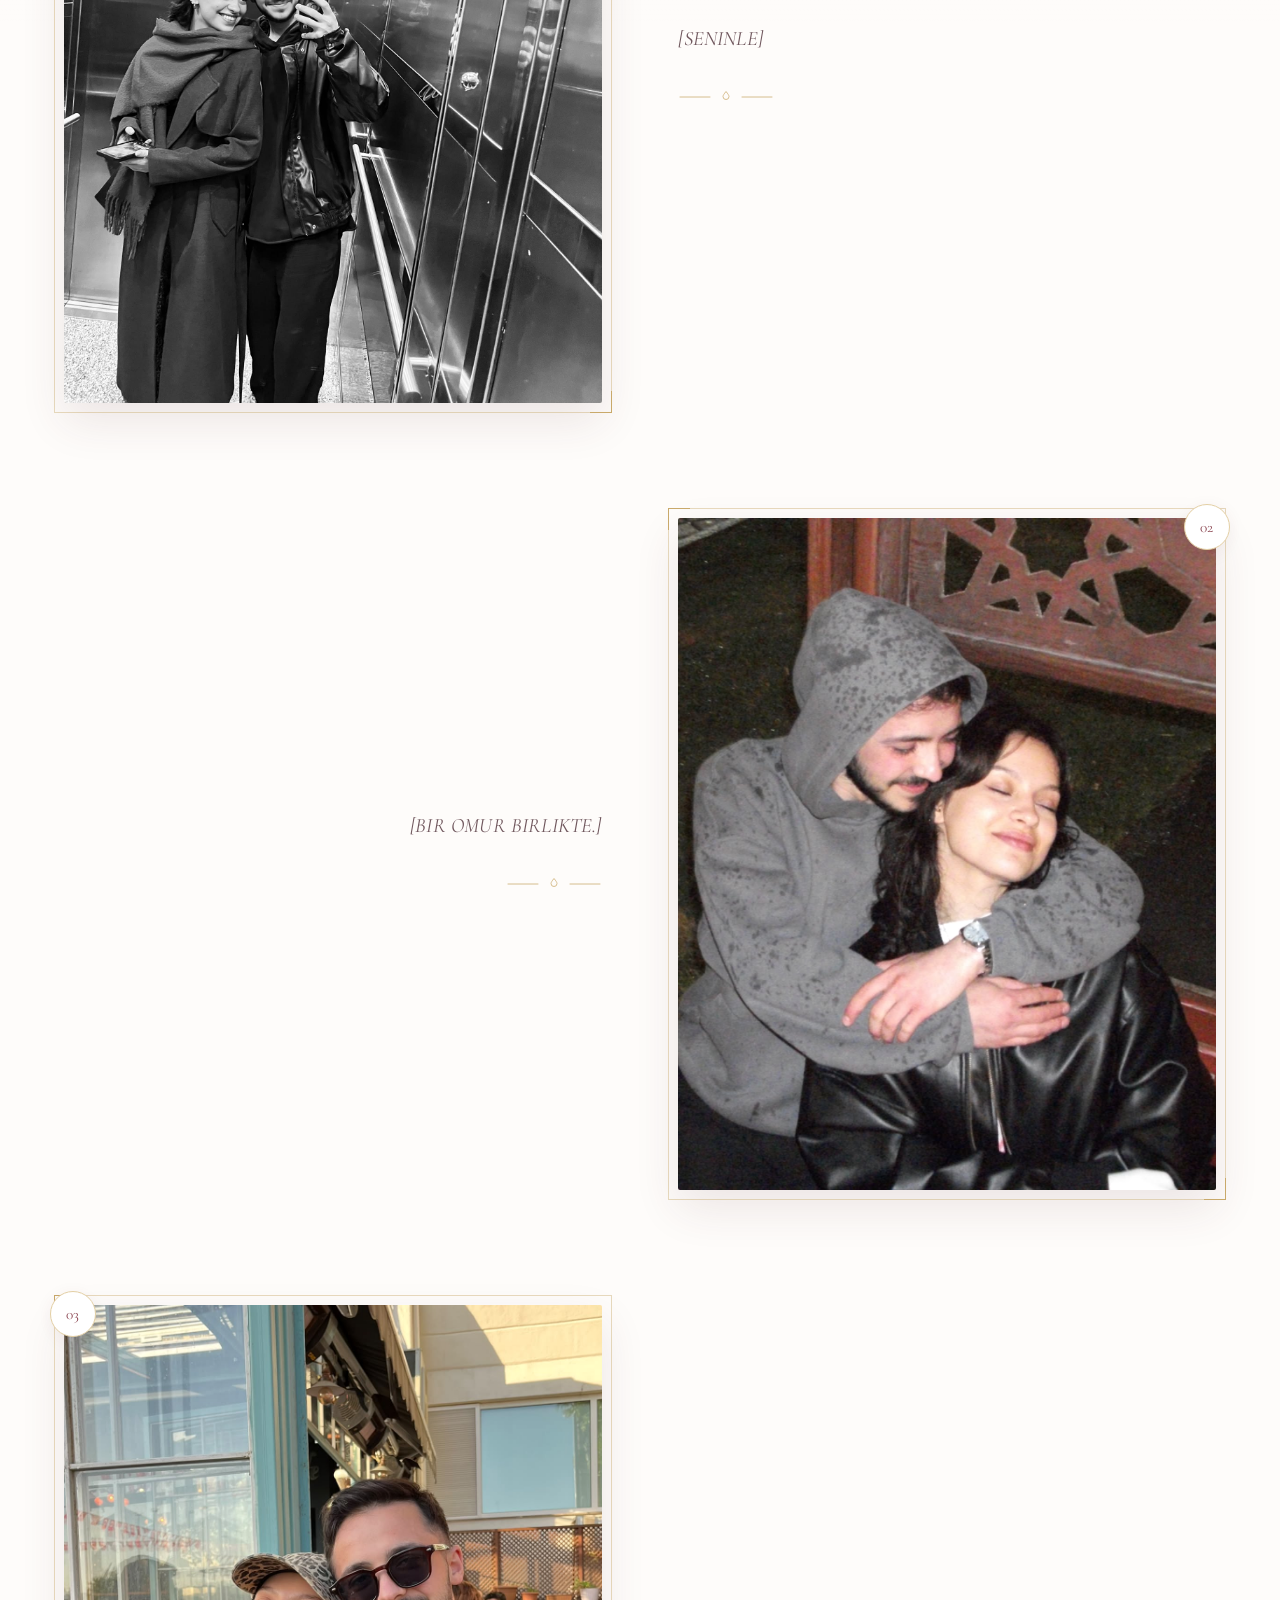
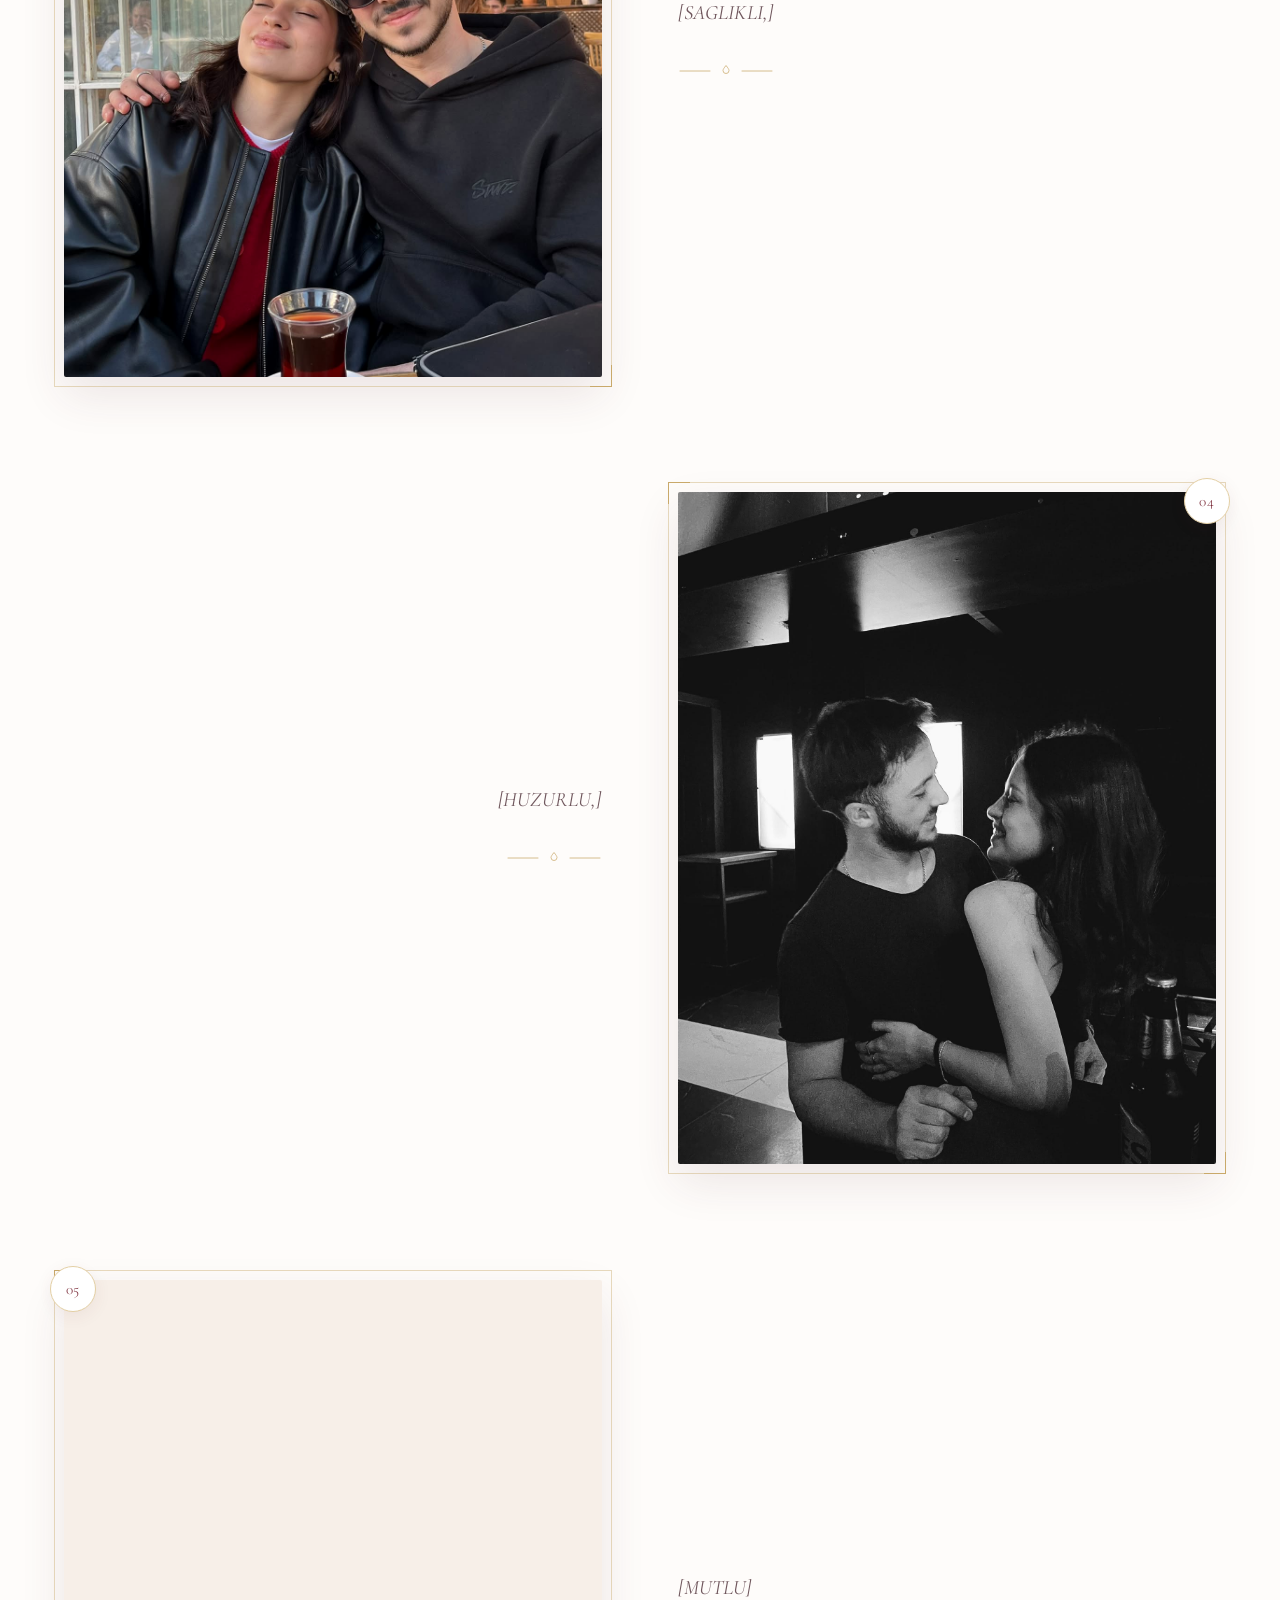
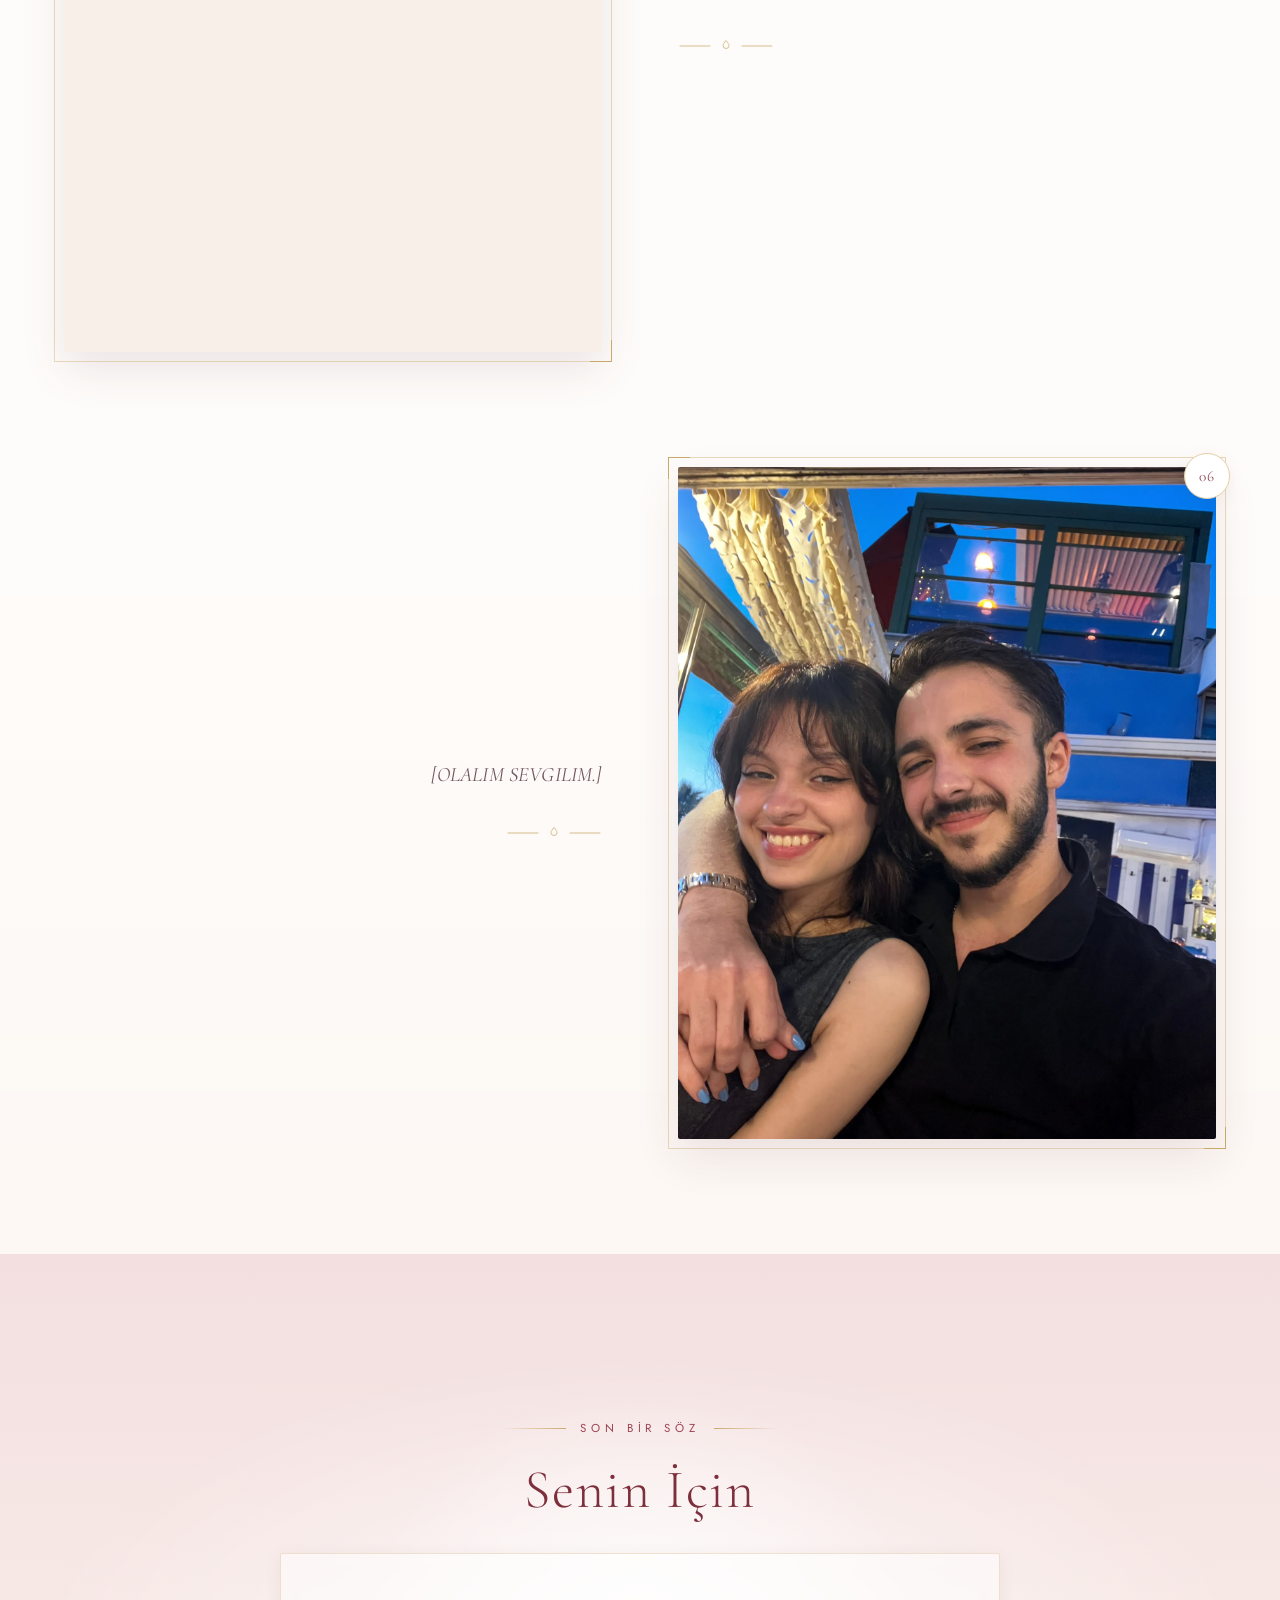
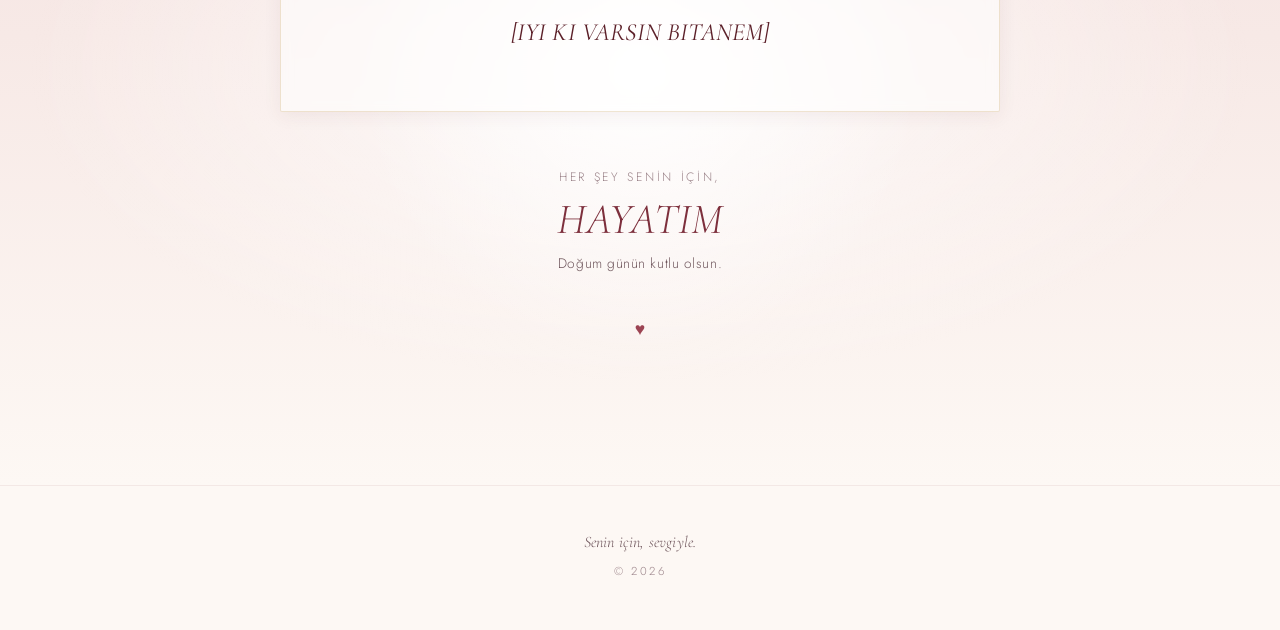
<file: _probe3.html>
<!DOCTYPE html>
<html lang="tr">
<head>
  <meta charset="UTF-8" />
  <meta name="viewport" content="width=device-width, initial-scale=1.0, viewport-fit=cover" />
  <meta name="theme-color" content="#fdf8f4" />
  <meta name="description" content="Ecrin'e hazırlanmış romantik doğum günü sayfası." />

  <title>Ecrin'e Doğum Günü</title>

  <!-- Sosyal paylaşım (Open Graph) -->
  <meta property="og:type" content="website" />
  <meta property="og:title" content="Ecrin'e Doğum Günü" />
  <meta property="og:description" content="Senin için yazılmış küçük bir mektup." />

  <!-- Google Fonts (çevrimdışıysa sistem fontlarına düşer) -->
  <link rel="preconnect" href="https://fonts.googleapis.com" />
  <link rel="preconnect" href="https://fonts.gstatic.com" crossorigin />
  <link href="https://fonts.googleapis.com/css2?family=Cormorant+Garamond:ital,wght@0,300;0,400;0,500;0,600;1,300;1,400&family=Jost:wght@200;300;400;500&display=swap" rel="stylesheet" />

  <link rel="stylesheet" href="style.css" />

  <script>
    /* İçerik dosyası klasik <script> olarak yüklenir (fetch kullanılmaz),
       böylece index.html doğrudan çift tıklandığında da çalışır. */
    document.documentElement.className += ' js';
  </script>
</head>

<body>

  <!-- Sayfa içi dekorasyon katmanı -->
  <div class="grain" aria-hidden="true"></div>
  <div class="vignette" aria-hidden="true"></div>

  <!-- Üst çubuk (sabit) -->
  <header class="topbar" id="topbar">
    <a class="topbar__brand" href="#hero">
      <span class="topbar__mark" aria-hidden="true">
        <svg viewBox="0 0 24 24" fill="none" stroke="currentColor" stroke-width="1.2">
          <path d="M12 20.5S3.5 15.2 3.5 9.4A4.9 4.9 0 0 1 12 6a4.9 4.9 0 0 1 8.5 3.4c0 5.8-8.5 11.1-8.5 11.1Z"/>
        </svg>
      </span>
      <span class="topbar__text" data-content="site.title">Ecrin'e Doğum Günü</span>
    </a>

    <nav class="topbar__nav" aria-label="Bölümler">
      <a href="#hero" class="topbar__link">Başlangıç</a>
      <a href="#memories" class="topbar__link">Anlar</a>
      <a href="#finale" class="topbar__link">Son Söz</a>
    </nav>
  </header>

  <!-- ==============================================================
       BÖLÜM 1 — HERO / AÇILIŞ
       ============================================================== -->
  <section class="hero" id="hero">
    <div class="hero__glow" aria-hidden="true"></div>

    <!-- uçuşan minik kalpler -->
    <div class="hero__petals" aria-hidden="true">
      <span class="petal" style="--x:8%;  --d:0s;    --s:.55; --dur:16s"></span>
      <span class="petal" style="--x:22%; --d:2.5s;  --s:.4;  --dur:19s"></span>
      <span class="petal" style="--x:38%; --d:1.2s;  --s:.62; --dur:21s"></span>
      <span class="petal" style="--x:54%; --d:3.4s;  --s:.38; --dur:17s"></span>
      <span class="petal" style="--x:69%; --d:.6s;   --s:.5;  --dur:20s"></span>
      <span class="petal" style="--x:83%; --d:4.1s;  --s:.45; --dur:18s"></span>
      <span class="petal" style="--x:94%; --d:2.1s;  --s:.33; --dur:22s"></span>
    </div>

    <div class="hero__inner">
      <p class="hero__eyebrow reveal" data-reveal="fade-up">
        <span class="rule" aria-hidden="true"></span>
        <span data-content="hero.eyebrow">Doğum Günü</span>
        <span class="rule" aria-hidden="true"></span>
      </p>

      <h1 class="hero__name reveal" data-reveal="fade-up" data-delay="120">
        <span class="hero__name-text" data-content="hero.name">Ecrin</span>
        <span class="hero__swoosh" aria-hidden="true">
          <svg viewBox="0 0 220 20" fill="none" preserveAspectRatio="none">
            <path d="M2 13C46 4 128 3 218 9" stroke="currentColor" stroke-width="1.6" stroke-linecap="round"/>
          </svg>
        </span>
      </h1>

      <p class="hero__heading reveal" data-reveal="fade-up" data-delay="220" data-content="hero.heading">
        Doğum Günün Kutlu Olsun
      </p>

      <p class="hero__subtitle reveal" data-reveal="fade-up" data-delay="300" data-content="hero.subtitle">
        Bugün senin günün.
      </p>

      <!-- YAZILAN (TYPEWRITER) MESAJ -->
      <div class="hero__typing reveal" data-reveal="fade-up" data-delay="420">
        <p class="typing" id="typing" aria-live="polite"><span class="typing__caret" aria-hidden="true"></span></p>
      </div>

      <!-- Aşağı kaydırma ipucu -->
      <a class="scroll-hint reveal" data-reveal="fade-up" data-delay="600" href="#memories" aria-label="Aşağı kaydır">
        <span class="scroll-hint__label" data-content="hero.scrollHint">Aşağı kaydır</span>
        <span class="scroll-hint__line" aria-hidden="true"><i></i></span>
      </a>
    </div>

    <div class="hero__frame" aria-hidden="true"></div>
  </section>

  <main>
    <!-- ============================================================
         BÖLÜM 2 — ÖZEL ANLAR (GALERİ)
         ============================================================ -->
    <section class="memories" id="memories">
      <div class="section-head">
        <p class="section-head__eyebrow reveal" data-reveal="fade-up">
          <span class="rule" aria-hidden="true"></span>
          <span data-content="memories.heading">Özel Anlar</span>
        </p>
        <h2 class="section-head__title reveal" data-reveal="fade-up" data-delay="100" data-content="memories.intro">
          Aşağıda, ikimizin arasından seçtiğim anlar yer alıyor.
        </h2>
        <span class="section-head__ornament reveal" data-reveal="fade-up" data-delay="180" aria-hidden="true">
          <svg viewBox="0 0 120 24" fill="none">
            <path d="M2 12h38M80 12h38" stroke="currentColor" stroke-width="1" stroke-linecap="round"/>
            <path d="M60 4.5c3 3.6 4.6 6 4.6 7.5A4.6 4.6 0 0 1 60 16.6a4.6 4.6 0 0 1-4.6-4.6c0-1.5 1.6-3.9 4.6-7.5Z" stroke="currentColor" stroke-width="1"/>
          </svg>
        </span>
      </div>

      <!-- Bellek kartları script.js tarafından content.js'ten üretilir -->
      <div class="memory-list" id="memoryList">
        <noscript>
          <p class="noscript-note">
            Bu sayfanın anılar bölümünü görüntülemek için lütfen tarayıcınızda JavaScript'i etkinleştirin.
          </p>
        </noscript>
      </div>
    </section>




    <!-- ============================================================
         BÖLÜM 4 — SON MESAJ
         ============================================================ -->
    <section class="finale" id="finale">
      <div class="finale__glow" aria-hidden="true"></div>

      <div class="finale__inner">
        <p class="finale__eyebrow reveal" data-reveal="fade-up">
          <span class="rule" aria-hidden="true"></span>
          <span data-content="finale.eyebrow">Son Bir Söz</span>
          <span class="rule" aria-hidden="true"></span>
        </p>

        <h2 class="finale__heading reveal" data-reveal="fade-up" data-delay="100" data-content="finale.heading">
          Senin İçin
        </h2>

        <div class="finale__letter reveal" data-reveal="fade-up" data-delay="200">
          <p class="finale__message" id="finaleMessage" data-content="finale.message">
            [SON MESAJ BURAYA EKLENECEK]
          </p>
        </div>

        <div class="signature reveal" data-reveal="fade-up" data-delay="320">
          <span class="signature__label" data-content="finale.signatureLabel">Her şey senin için,</span>
          <span class="signature__name" data-content="finale.signature">Ecrin</span>
          <span class="signature__note" data-content="finale.signatureNote">Doğum günün kutlu olsun.</span>
        </div>

        <div class="finale__mark reveal" data-reveal="fade-up" data-delay="420" data-content="finale.closingMark" aria-hidden="true">
          ♥
        </div>
      </div>
    </section>
  </main>

  <!-- Alt bilgi -->
  <footer class="footer">
    <p class="footer__note" data-content="site.footerNote">Senin için, sevgiyle.</p>
    <p class="footer__year">© <span id="year">2026</span></p>
  </footer>

  <!-- Müzik düğmesi (sağ alt köşe) — otomatik başlatmaz -->
  <button class="music-btn" id="musicBtn" type="button" aria-pressed="false" hidden>
    <span class="music-btn__disc" aria-hidden="true">
      <span class="music-btn__ring"></span>
      <span class="music-btn__note">♪</span>
    </span>
    <span class="music-btn__label" data-content="music.playLabel">Müziği Aç</span>
  </button>

  <!-- Müzik dosyası (varsa) -->
  <audio id="bgMusic" preload="none" loop></audio>

  <!-- İçerik + scriptler -->
  <script src="content.js"></script>
  <script src="script.js"></script>
<script>
window.__ERRORS__ = [];
window.addEventListener('error', function(e){ if(e.target && e.target.tagName){ window.__ERRORS__.push('RESOURCE ERROR: ' + e.target.tagName + ' ' + (e.target.src||e.target.href)); } else { window.__ERRORS__.push('JS ERROR: ' + e.message); } }, true);
window.addEventListener('load', function(){
  var out = [];
  function rep(){
    var d = document.createElement('pre'); d.id='__R2__';
    var mems=document.querySelectorAll('article.memory');
    var lines=[];
    lines.push('jsErrors=' + window.__ERRORS__.filter(function(x){return x.indexOf('JS ERROR')===0;}).length);
    lines.push('resourceErrors=' + window.__ERRORS__.filter(function(x){return x.indexOf('RESOURCE')===0;}).length);
    lines.push('memories=' + mems.length + ' reverse=' + document.querySelectorAll('.memory--reverse').length);
    lines.push('captions=' + document.querySelectorAll('.memory__caption').length + ' indexes=' + document.querySelectorAll('.memory__index').length + ' frames=' + document.querySelectorAll('.memory__frame').length);
    var ph=document.querySelectorAll('.memory__placeholder.is-active').length;
    lines.push('placeholdersActive=' + ph);
    lines.push('typingLen=' + document.getElementById('typing').textContent.length);
    lines.push('typingDone=' + document.getElementById('typing').classList.contains('is-done'));
    lines.push('topbarStuck(before)=' + document.getElementById('topbar').classList.contains('is-stuck'));
    lines.push('finaleMsg="' + document.getElementById('finaleMessage').textContent.trim().slice(0,40) + '"');
    lines.push('heroName="' + document.querySelector('[data-content="hero.name"]').textContent + '"');
    lines.push('memoryHeading="' + document.querySelector('[data-content="memories.heading"]').textContent + '"');
    lines.push('footerNote="' + document.querySelector('[data-content="site.footerNote"]').textContent + '"');
    lines.push('signature="' + document.querySelector('[data-content="finale.signature"]').textContent + '"');
    d.textContent = lines.join('\n');
    document.body.appendChild(d);
  }
  setTimeout(function(){
    window.scrollTo(0, 600);
    setTimeout(function(){
      var d=document.createElement('pre'); d.id='__R3__';
      d.textContent = 'topbarStuck(after scroll 600)=' + document.getElementById('topbar').classList.contains('is-stuck') + '\nscrollY=' + Math.round(window.scrollY) + '\nvisibleAfterScroll=' + document.querySelectorAll('.is-visible').length;
      document.body.appendChild(d);
    }, 800);
    rep();
  }, 3500);
});
</script></body>
</html>
</file>
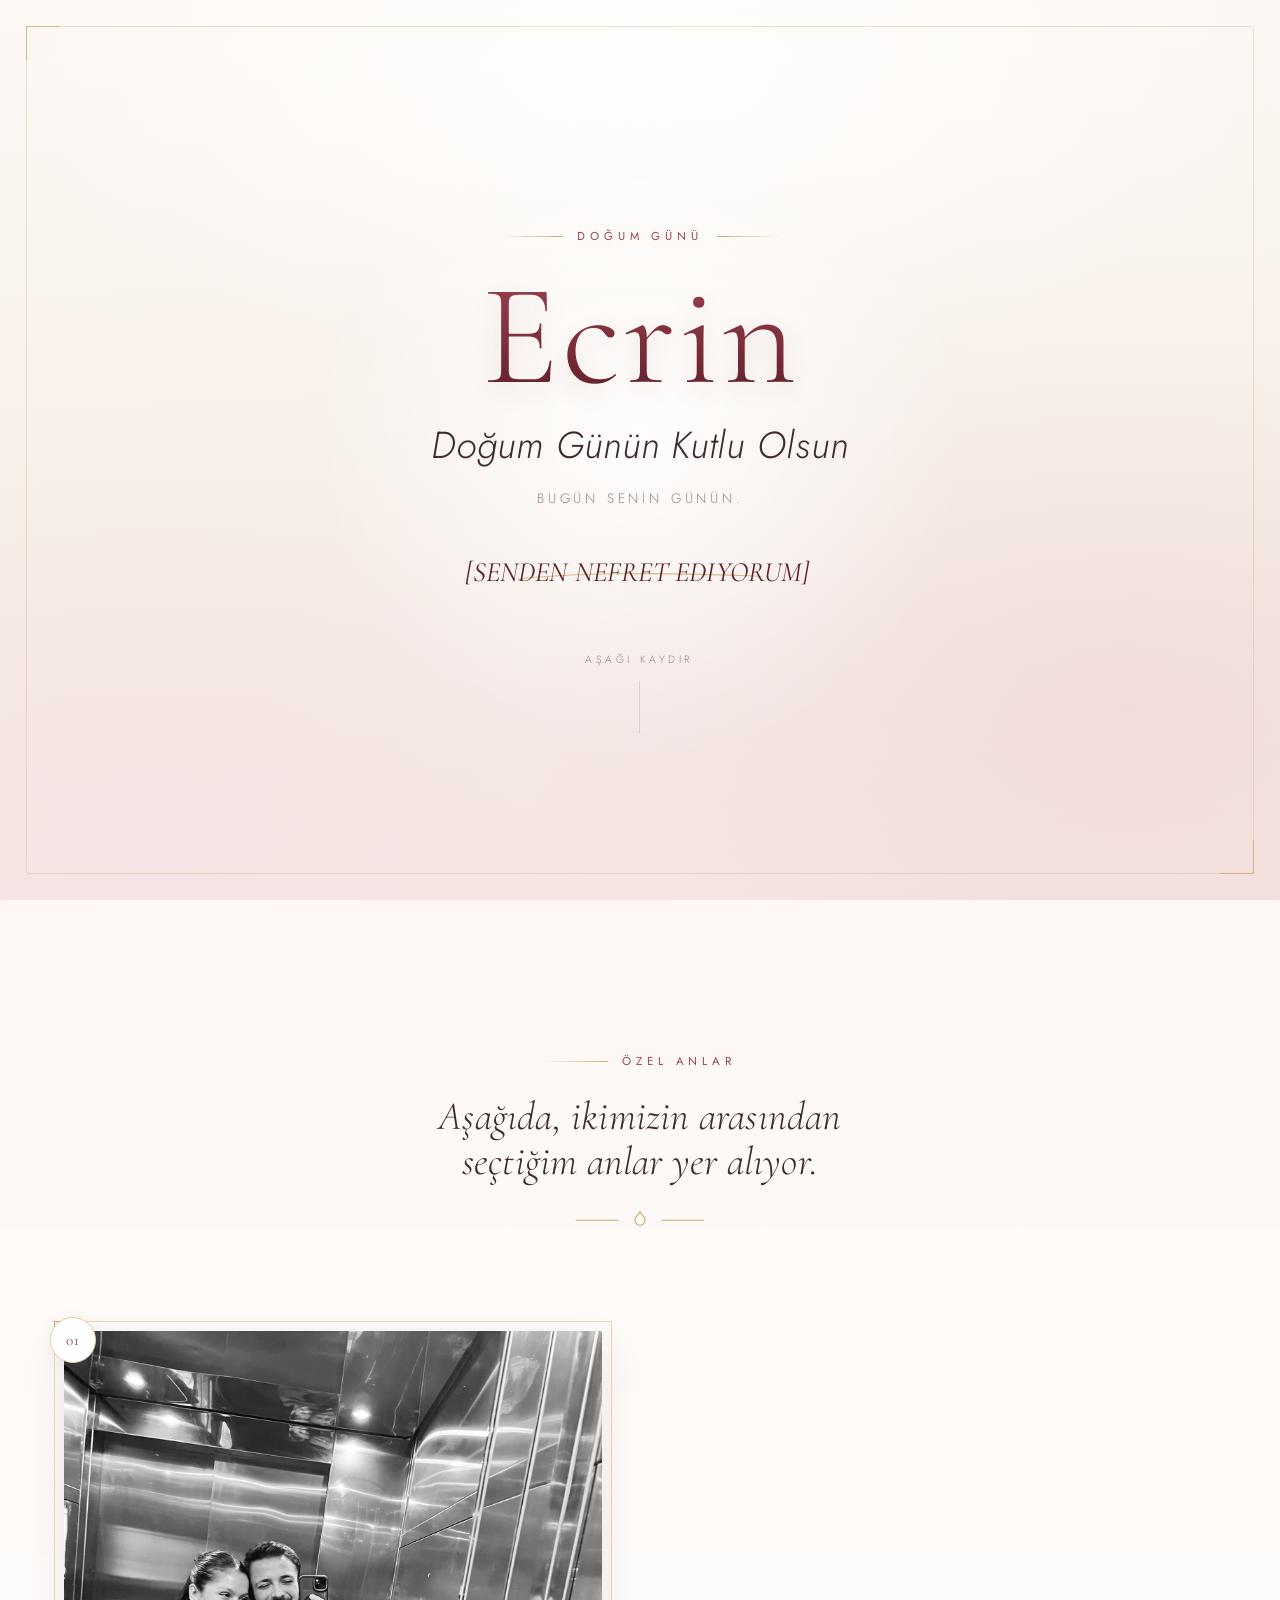
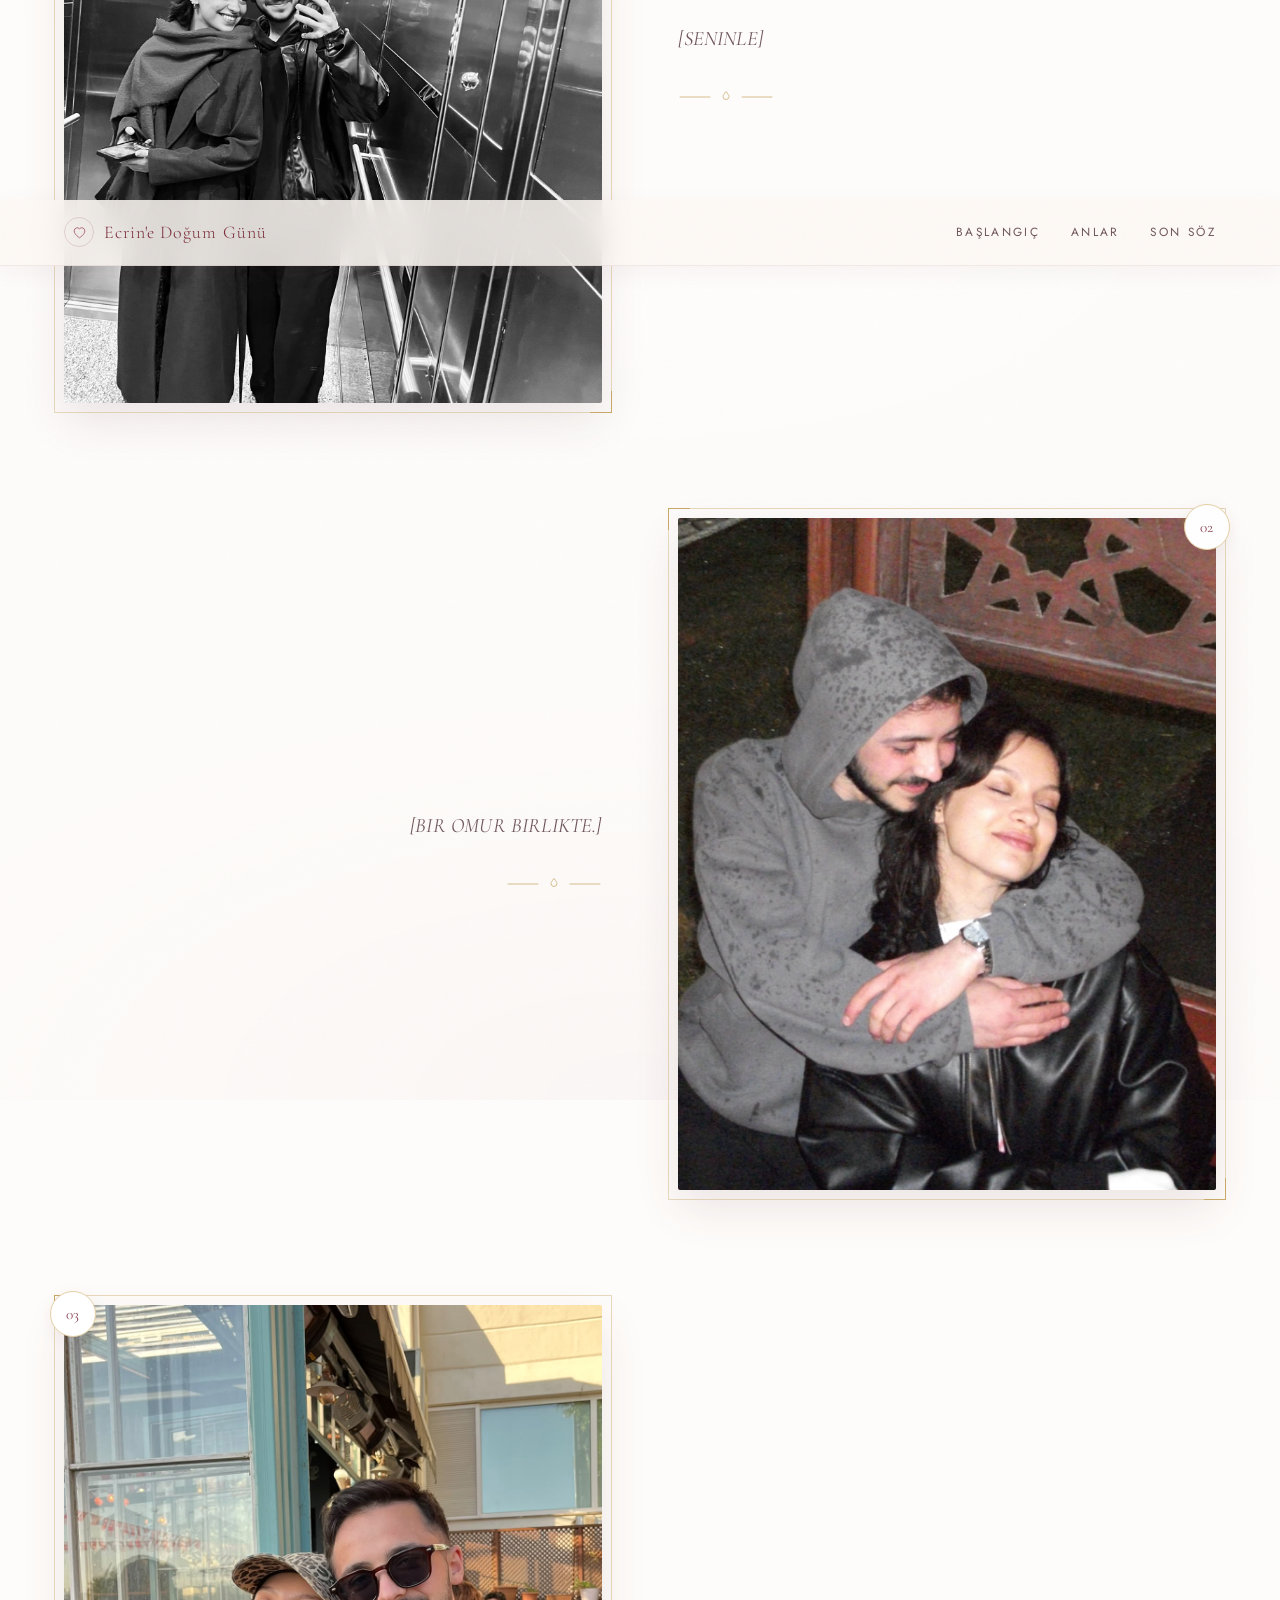
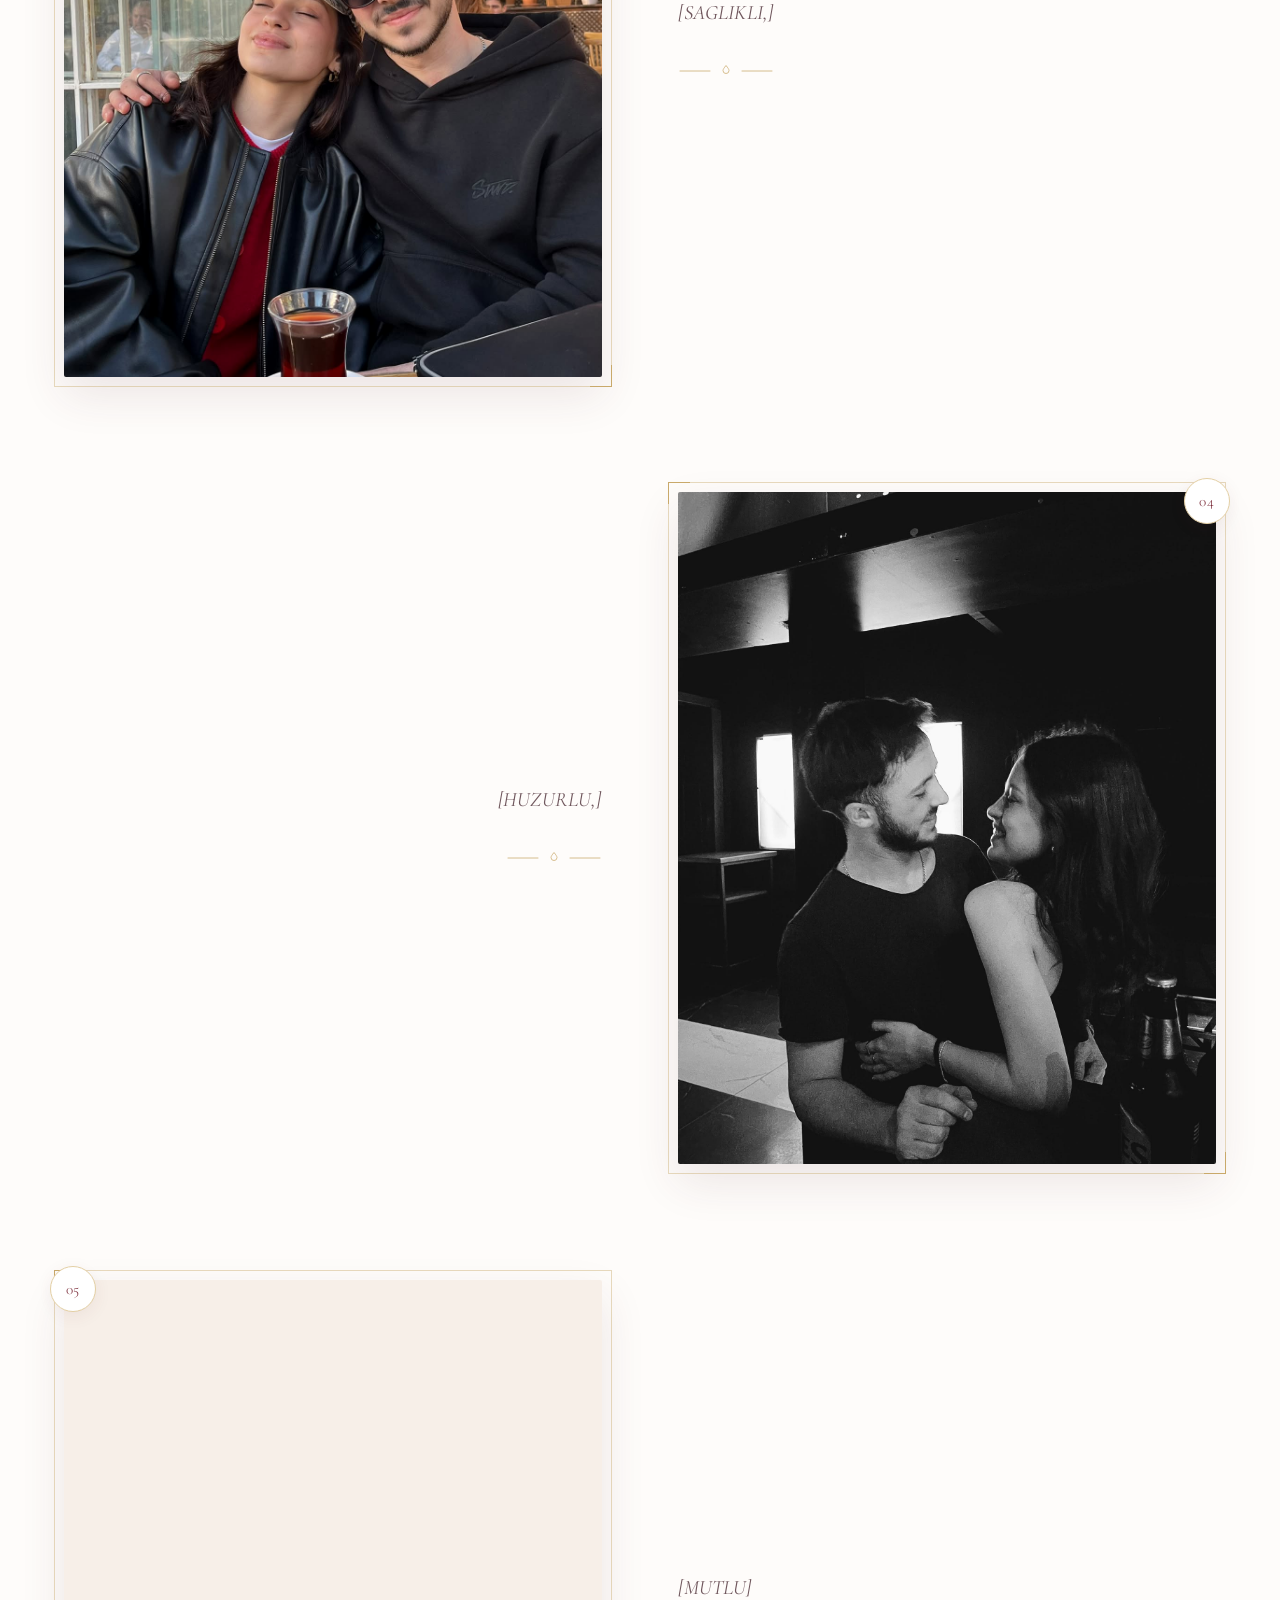
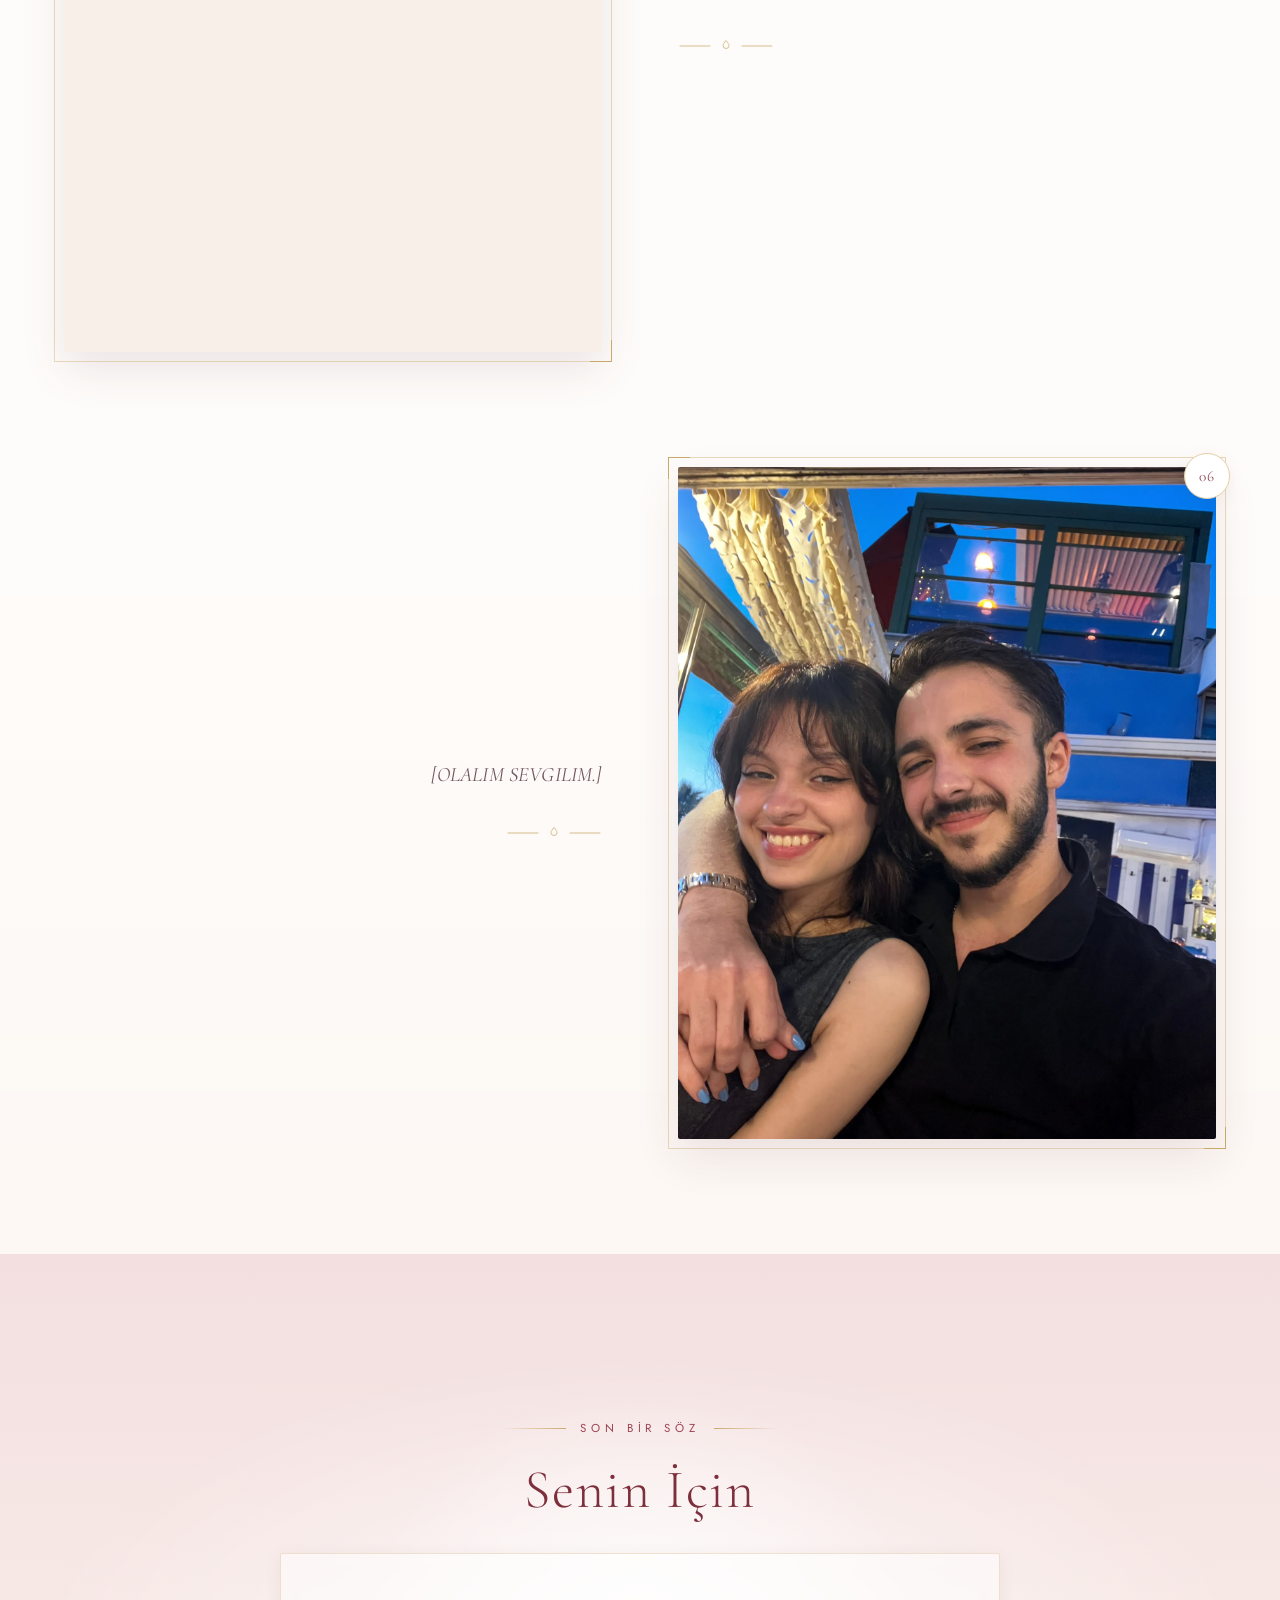
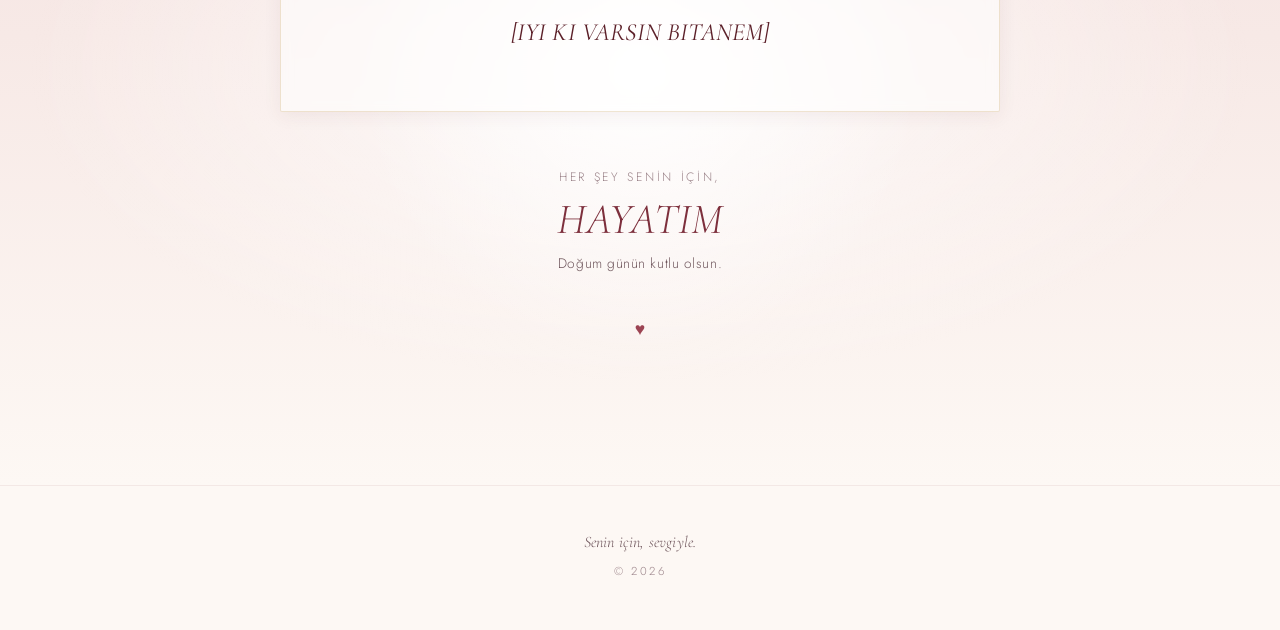
<file: _probe4.html>
<!DOCTYPE html>
<html lang="tr">
<head>
  <meta charset="UTF-8" />
  <meta name="viewport" content="width=device-width, initial-scale=1.0, viewport-fit=cover" />
  <meta name="theme-color" content="#fdf8f4" />
  <meta name="description" content="Ecrin'e hazırlanmış romantik doğum günü sayfası." />

  <title>Ecrin'e Doğum Günü</title>

  <!-- Sosyal paylaşım (Open Graph) -->
  <meta property="og:type" content="website" />
  <meta property="og:title" content="Ecrin'e Doğum Günü" />
  <meta property="og:description" content="Senin için yazılmış küçük bir mektup." />

  <!-- Google Fonts (çevrimdışıysa sistem fontlarına düşer) -->
  <link rel="preconnect" href="https://fonts.googleapis.com" />
  <link rel="preconnect" href="https://fonts.gstatic.com" crossorigin />
  <link href="https://fonts.googleapis.com/css2?family=Cormorant+Garamond:ital,wght@0,300;0,400;0,500;0,600;1,300;1,400&family=Jost:wght@200;300;400;500&display=swap" rel="stylesheet" />

  <link rel="stylesheet" href="style.css" />

  <script>
    /* İçerik dosyası klasik <script> olarak yüklenir (fetch kullanılmaz),
       böylece index.html doğrudan çift tıklandığında da çalışır. */
    document.documentElement.className += ' js';
  </script>
</head>

<body>

  <!-- Sayfa içi dekorasyon katmanı -->
  <div class="grain" aria-hidden="true"></div>
  <div class="vignette" aria-hidden="true"></div>

  <!-- Üst çubuk (sabit) -->
  <header class="topbar" id="topbar">
    <a class="topbar__brand" href="#hero">
      <span class="topbar__mark" aria-hidden="true">
        <svg viewBox="0 0 24 24" fill="none" stroke="currentColor" stroke-width="1.2">
          <path d="M12 20.5S3.5 15.2 3.5 9.4A4.9 4.9 0 0 1 12 6a4.9 4.9 0 0 1 8.5 3.4c0 5.8-8.5 11.1-8.5 11.1Z"/>
        </svg>
      </span>
      <span class="topbar__text" data-content="site.title">Ecrin'e Doğum Günü</span>
    </a>

    <nav class="topbar__nav" aria-label="Bölümler">
      <a href="#hero" class="topbar__link">Başlangıç</a>
      <a href="#memories" class="topbar__link">Anlar</a>
      <a href="#finale" class="topbar__link">Son Söz</a>
    </nav>
  </header>

  <!-- ==============================================================
       BÖLÜM 1 — HERO / AÇILIŞ
       ============================================================== -->
  <section class="hero" id="hero">
    <div class="hero__glow" aria-hidden="true"></div>

    <!-- uçuşan minik kalpler -->
    <div class="hero__petals" aria-hidden="true">
      <span class="petal" style="--x:8%;  --d:0s;    --s:.55; --dur:16s"></span>
      <span class="petal" style="--x:22%; --d:2.5s;  --s:.4;  --dur:19s"></span>
      <span class="petal" style="--x:38%; --d:1.2s;  --s:.62; --dur:21s"></span>
      <span class="petal" style="--x:54%; --d:3.4s;  --s:.38; --dur:17s"></span>
      <span class="petal" style="--x:69%; --d:.6s;   --s:.5;  --dur:20s"></span>
      <span class="petal" style="--x:83%; --d:4.1s;  --s:.45; --dur:18s"></span>
      <span class="petal" style="--x:94%; --d:2.1s;  --s:.33; --dur:22s"></span>
    </div>

    <div class="hero__inner">
      <p class="hero__eyebrow reveal" data-reveal="fade-up">
        <span class="rule" aria-hidden="true"></span>
        <span data-content="hero.eyebrow">Doğum Günü</span>
        <span class="rule" aria-hidden="true"></span>
      </p>

      <h1 class="hero__name reveal" data-reveal="fade-up" data-delay="120">
        <span class="hero__name-text" data-content="hero.name">Ecrin</span>
        <span class="hero__swoosh" aria-hidden="true">
          <svg viewBox="0 0 220 20" fill="none" preserveAspectRatio="none">
            <path d="M2 13C46 4 128 3 218 9" stroke="currentColor" stroke-width="1.6" stroke-linecap="round"/>
          </svg>
        </span>
      </h1>

      <p class="hero__heading reveal" data-reveal="fade-up" data-delay="220" data-content="hero.heading">
        Doğum Günün Kutlu Olsun
      </p>

      <p class="hero__subtitle reveal" data-reveal="fade-up" data-delay="300" data-content="hero.subtitle">
        Bugün senin günün.
      </p>

      <!-- YAZILAN (TYPEWRITER) MESAJ -->
      <div class="hero__typing reveal" data-reveal="fade-up" data-delay="420">
        <p class="typing" id="typing" aria-live="polite"><span class="typing__caret" aria-hidden="true"></span></p>
      </div>

      <!-- Aşağı kaydırma ipucu -->
      <a class="scroll-hint reveal" data-reveal="fade-up" data-delay="600" href="#memories" aria-label="Aşağı kaydır">
        <span class="scroll-hint__label" data-content="hero.scrollHint">Aşağı kaydır</span>
        <span class="scroll-hint__line" aria-hidden="true"><i></i></span>
      </a>
    </div>

    <div class="hero__frame" aria-hidden="true"></div>
  </section>

  <main>
    <!-- ============================================================
         BÖLÜM 2 — ÖZEL ANLAR (GALERİ)
         ============================================================ -->
    <section class="memories" id="memories">
      <div class="section-head">
        <p class="section-head__eyebrow reveal" data-reveal="fade-up">
          <span class="rule" aria-hidden="true"></span>
          <span data-content="memories.heading">Özel Anlar</span>
        </p>
        <h2 class="section-head__title reveal" data-reveal="fade-up" data-delay="100" data-content="memories.intro">
          Aşağıda, ikimizin arasından seçtiğim anlar yer alıyor.
        </h2>
        <span class="section-head__ornament reveal" data-reveal="fade-up" data-delay="180" aria-hidden="true">
          <svg viewBox="0 0 120 24" fill="none">
            <path d="M2 12h38M80 12h38" stroke="currentColor" stroke-width="1" stroke-linecap="round"/>
            <path d="M60 4.5c3 3.6 4.6 6 4.6 7.5A4.6 4.6 0 0 1 60 16.6a4.6 4.6 0 0 1-4.6-4.6c0-1.5 1.6-3.9 4.6-7.5Z" stroke="currentColor" stroke-width="1"/>
          </svg>
        </span>
      </div>

      <!-- Bellek kartları script.js tarafından content.js'ten üretilir -->
      <div class="memory-list" id="memoryList">
        <noscript>
          <p class="noscript-note">
            Bu sayfanın anılar bölümünü görüntülemek için lütfen tarayıcınızda JavaScript'i etkinleştirin.
          </p>
        </noscript>
      </div>
    </section>




    <!-- ============================================================
         BÖLÜM 4 — SON MESAJ
         ============================================================ -->
    <section class="finale" id="finale">
      <div class="finale__glow" aria-hidden="true"></div>

      <div class="finale__inner">
        <p class="finale__eyebrow reveal" data-reveal="fade-up">
          <span class="rule" aria-hidden="true"></span>
          <span data-content="finale.eyebrow">Son Bir Söz</span>
          <span class="rule" aria-hidden="true"></span>
        </p>

        <h2 class="finale__heading reveal" data-reveal="fade-up" data-delay="100" data-content="finale.heading">
          Senin İçin
        </h2>

        <div class="finale__letter reveal" data-reveal="fade-up" data-delay="200">
          <p class="finale__message" id="finaleMessage" data-content="finale.message">
            [SON MESAJ BURAYA EKLENECEK]
          </p>
        </div>

        <div class="signature reveal" data-reveal="fade-up" data-delay="320">
          <span class="signature__label" data-content="finale.signatureLabel">Her şey senin için,</span>
          <span class="signature__name" data-content="finale.signature">Ecrin</span>
          <span class="signature__note" data-content="finale.signatureNote">Doğum günün kutlu olsun.</span>
        </div>

        <div class="finale__mark reveal" data-reveal="fade-up" data-delay="420" data-content="finale.closingMark" aria-hidden="true">
          ♥
        </div>
      </div>
    </section>
  </main>

  <!-- Alt bilgi -->
  <footer class="footer">
    <p class="footer__note" data-content="site.footerNote">Senin için, sevgiyle.</p>
    <p class="footer__year">© <span id="year">2026</span></p>
  </footer>

  <!-- Müzik düğmesi (sağ alt köşe) — otomatik başlatmaz -->
  <button class="music-btn" id="musicBtn" type="button" aria-pressed="false" hidden>
    <span class="music-btn__disc" aria-hidden="true">
      <span class="music-btn__ring"></span>
      <span class="music-btn__note">♪</span>
    </span>
    <span class="music-btn__label" data-content="music.playLabel">Müziği Aç</span>
  </button>

  <!-- Müzik dosyası (varsa) -->
  <audio id="bgMusic" preload="none" loop></audio>

  <!-- İçerik + scriptler -->
  <script src="content.js"></script>
  <script src="script.js"></script>
<script>
window.__E__=[];
window.addEventListener('error',function(e){ window.__E__.push((e.target&&e.target.tagName?'RESOURCE ':'JS ')+(e.message||e.target.src||'')); },true);
window.addEventListener('load',function(){
  document.documentElement.style.scrollBehavior='auto';
  var log=[];
  function snap(tag){
    var vis=document.querySelectorAll('.is-visible').length;
    log.push(tag+' | scrollY='+Math.round(window.scrollY)+' | topbarStuck='+document.getElementById('topbar').classList.contains('is-stuck')+' | visible='+vis);
  }
  function step(i){
    if(i>6){ var d=document.createElement('pre'); d.id='__R4__'; d.textContent=log.join('\n')+'\nerrors='+window.__E__.length+(window.__E__.length?(' :: '+window.__E__.join(' | ')):''); document.body.appendChild(d); return; }
    var y=i*900;
    window.scrollTo(0,y);
    window.dispatchEvent(new Event('scroll'));
    setTimeout(function(){ snap('step'+i+' (y='+y+')'); step(i+1); }, 350);
  }
  setTimeout(function(){ snap('initial'); step(1); }, 3000);
});
</script></body>
</html>
</file>
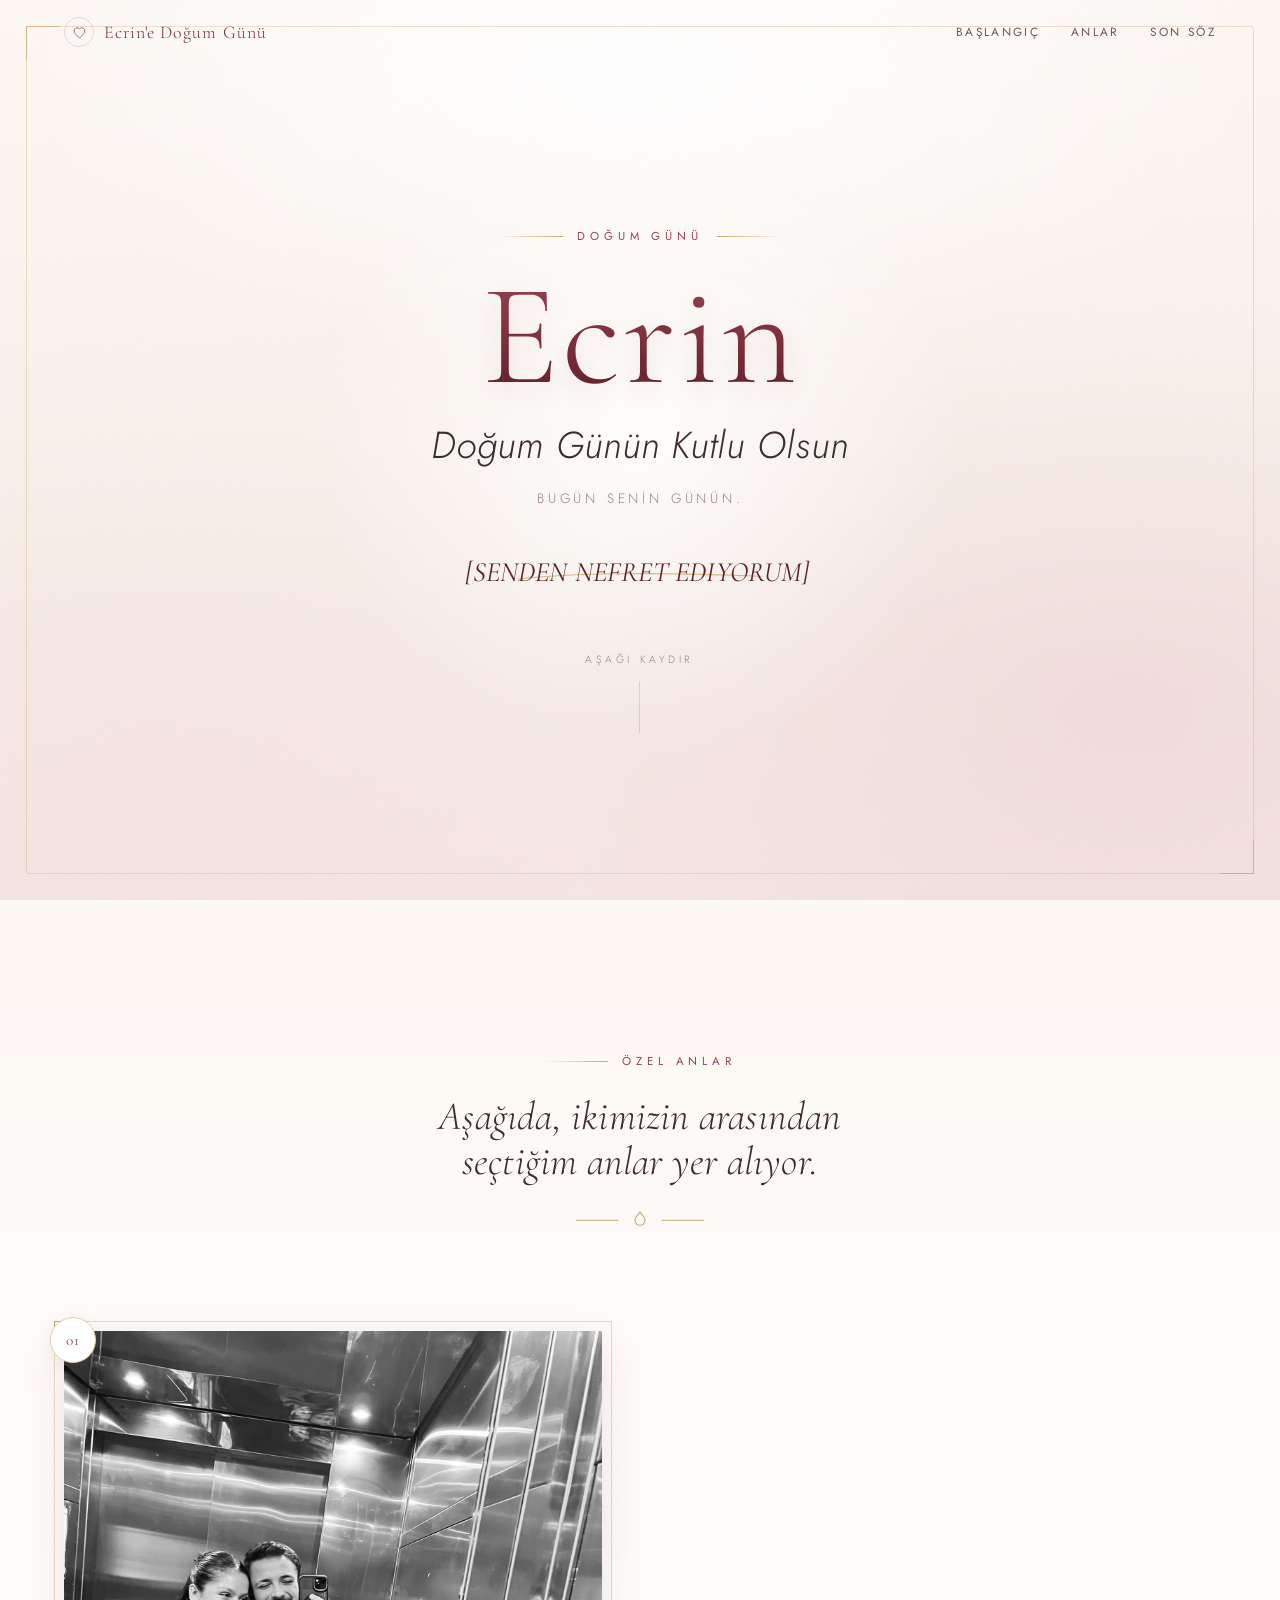
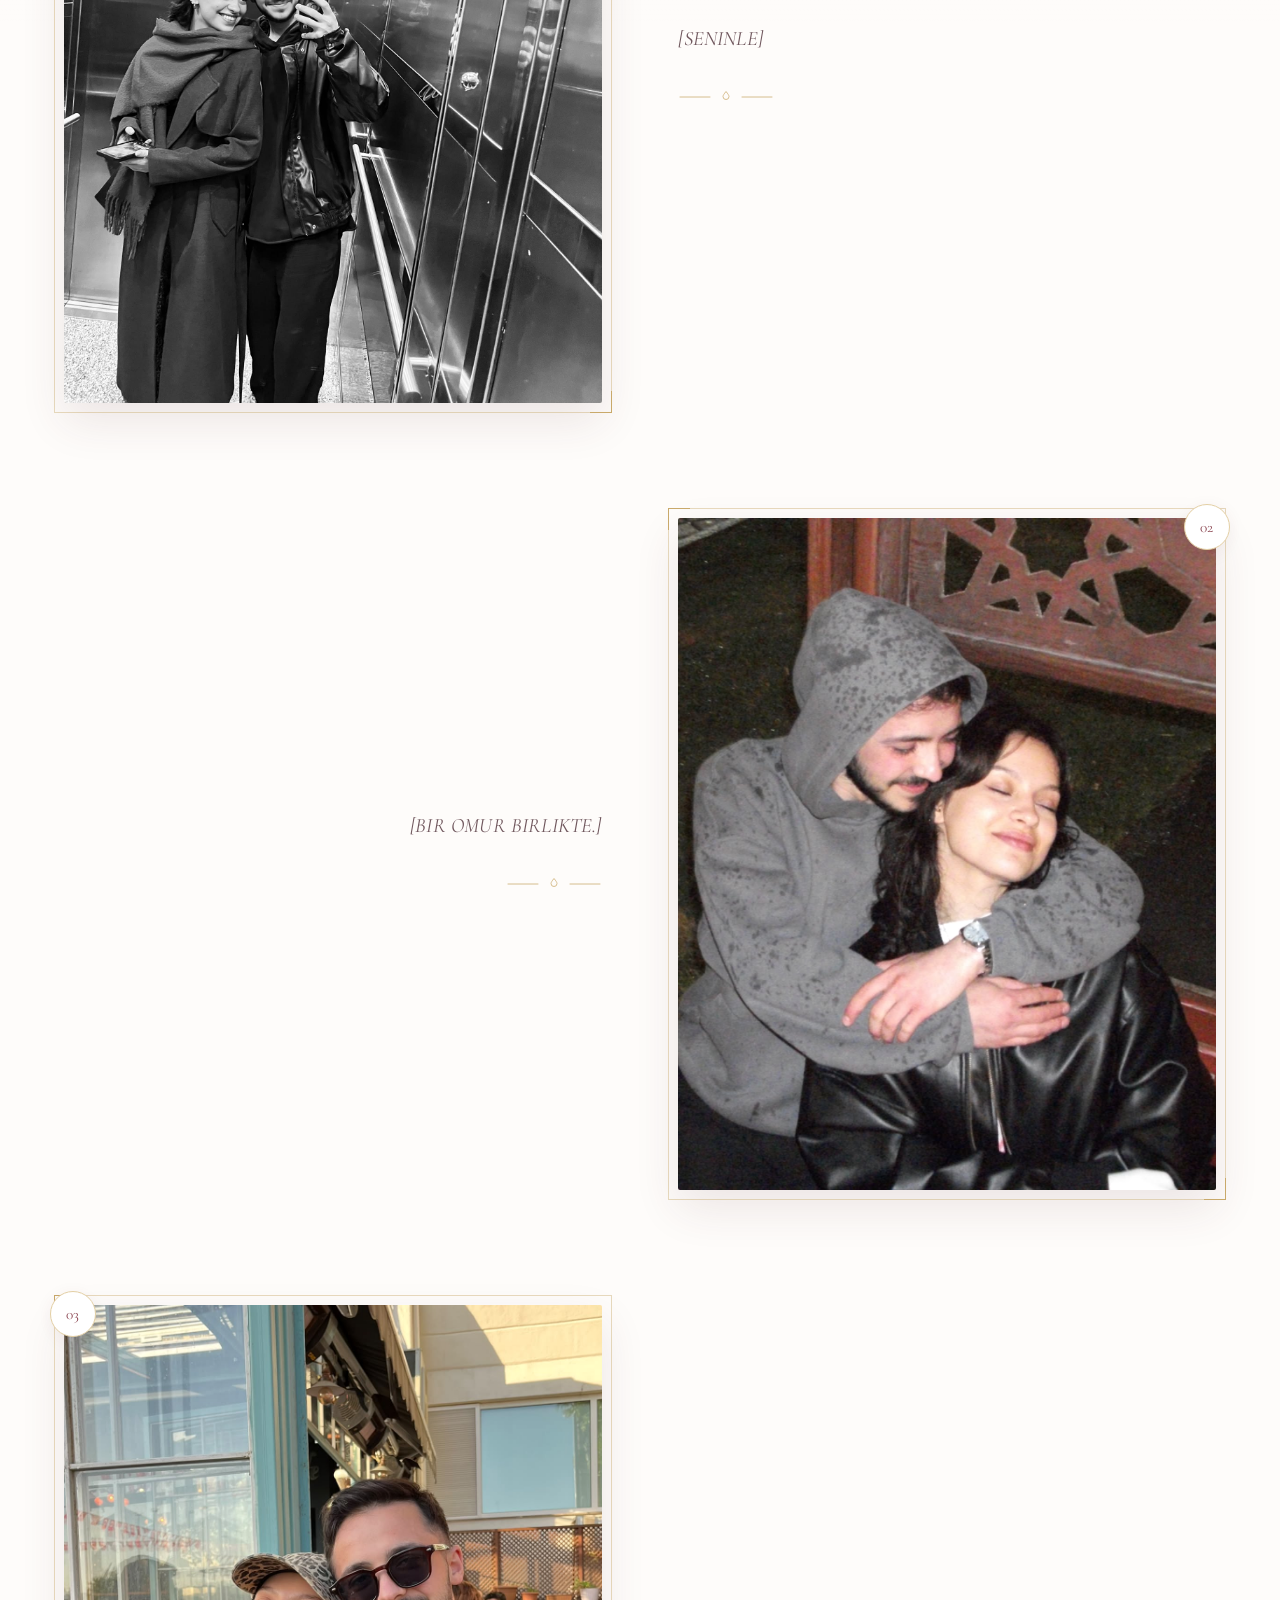
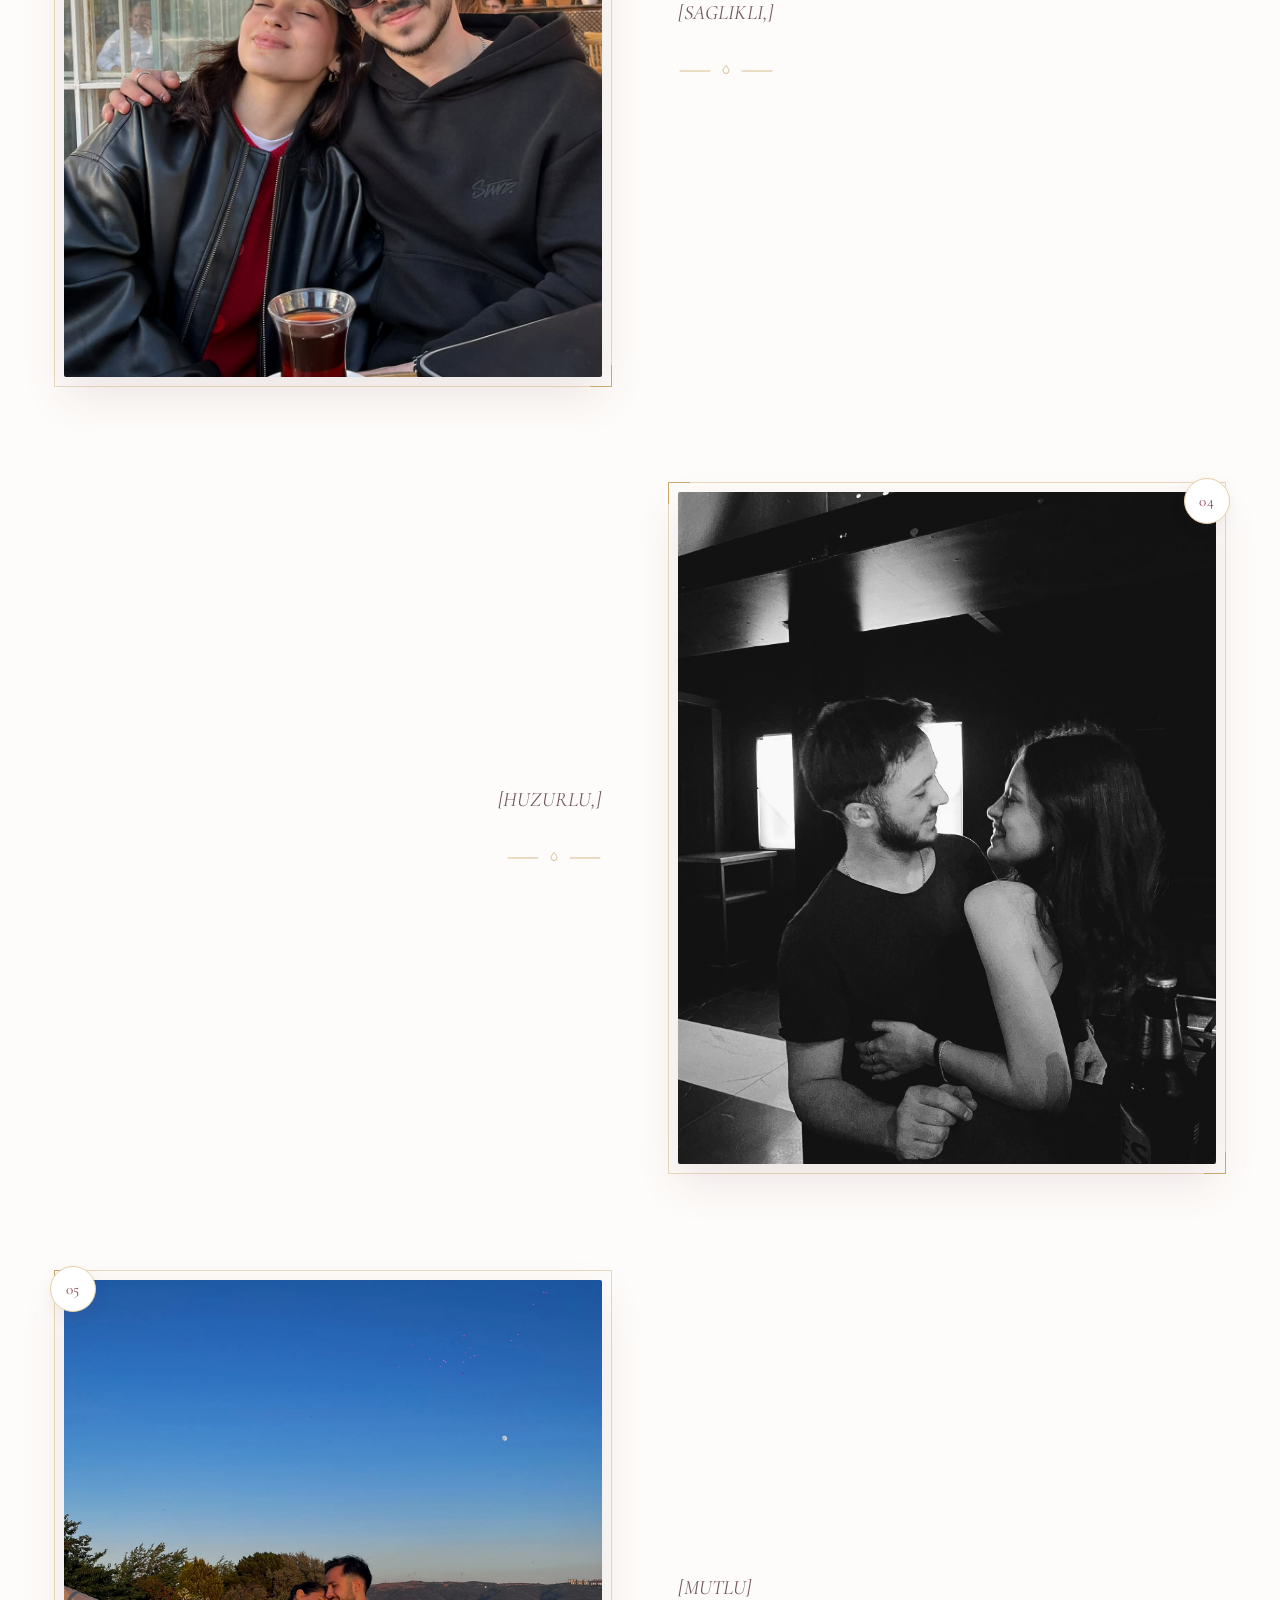
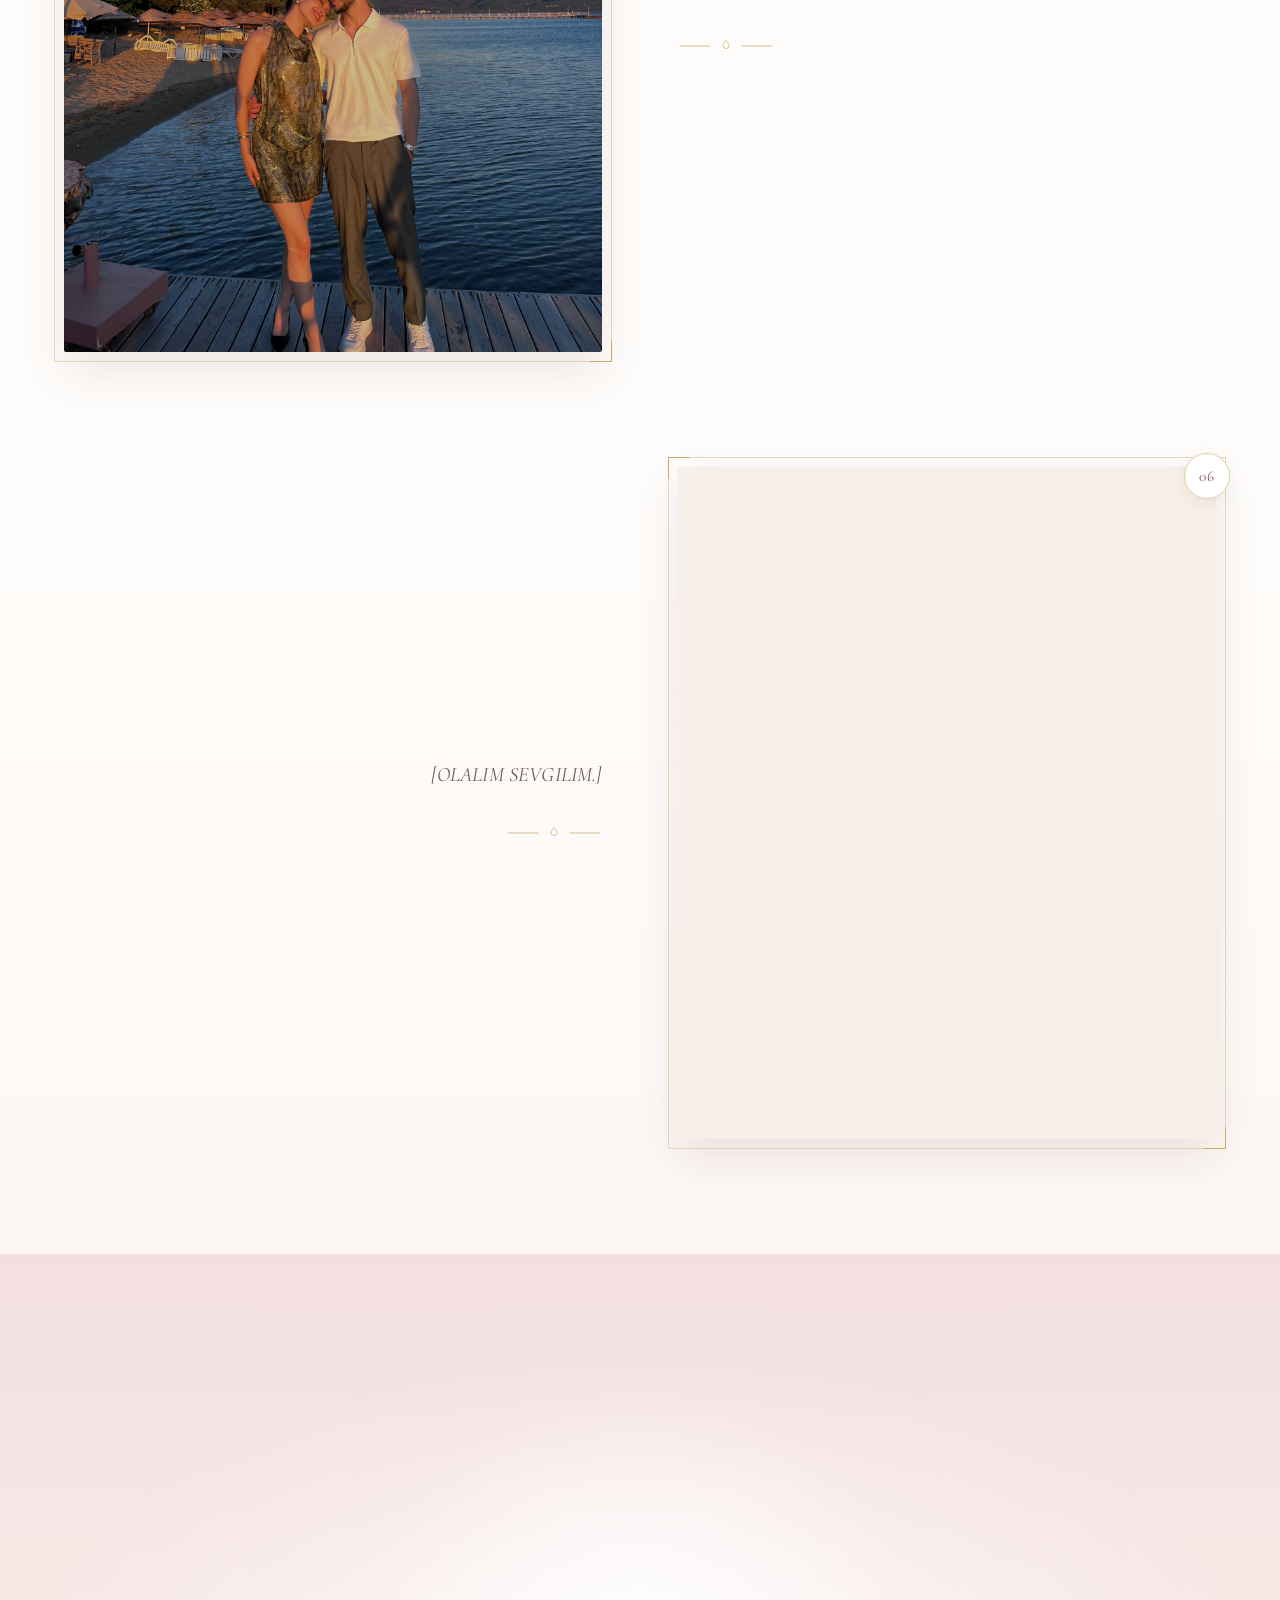
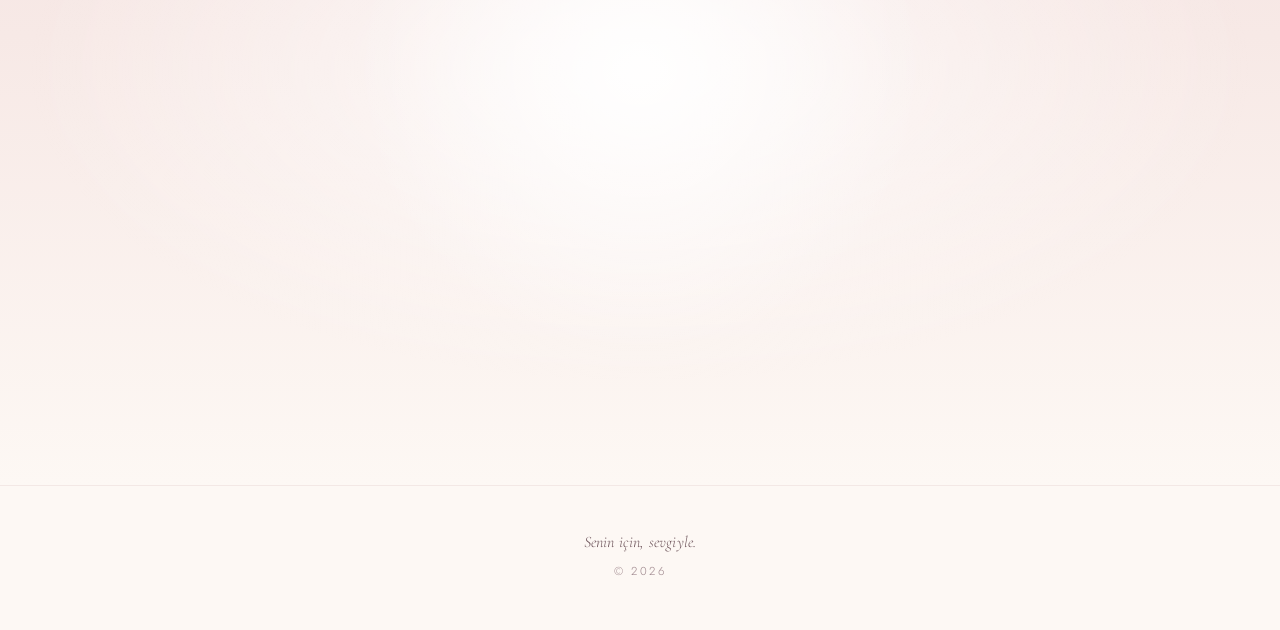
<file: _probe5.html>
<!DOCTYPE html>
<html lang="tr">
<head>
  <meta charset="UTF-8" />
  <meta name="viewport" content="width=device-width, initial-scale=1.0, viewport-fit=cover" />
  <meta name="theme-color" content="#fdf8f4" />
  <meta name="description" content="Ecrin'e hazırlanmış romantik doğum günü sayfası." />

  <title>Ecrin'e Doğum Günü</title>

  <!-- Sosyal paylaşım (Open Graph) -->
  <meta property="og:type" content="website" />
  <meta property="og:title" content="Ecrin'e Doğum Günü" />
  <meta property="og:description" content="Senin için yazılmış küçük bir mektup." />

  <!-- Google Fonts (çevrimdışıysa sistem fontlarına düşer) -->
  <link rel="preconnect" href="https://fonts.googleapis.com" />
  <link rel="preconnect" href="https://fonts.gstatic.com" crossorigin />
  <link href="https://fonts.googleapis.com/css2?family=Cormorant+Garamond:ital,wght@0,300;0,400;0,500;0,600;1,300;1,400&family=Jost:wght@200;300;400;500&display=swap" rel="stylesheet" />

  <link rel="stylesheet" href="style.css" />

  <script>
    /* İçerik dosyası klasik <script> olarak yüklenir (fetch kullanılmaz),
       böylece index.html doğrudan çift tıklandığında da çalışır. */
    document.documentElement.className += ' js';
  </script>
</head>

<body>

  <!-- Sayfa içi dekorasyon katmanı -->
  <div class="grain" aria-hidden="true"></div>
  <div class="vignette" aria-hidden="true"></div>

  <!-- Üst çubuk (sabit) -->
  <header class="topbar" id="topbar">
    <a class="topbar__brand" href="#hero">
      <span class="topbar__mark" aria-hidden="true">
        <svg viewBox="0 0 24 24" fill="none" stroke="currentColor" stroke-width="1.2">
          <path d="M12 20.5S3.5 15.2 3.5 9.4A4.9 4.9 0 0 1 12 6a4.9 4.9 0 0 1 8.5 3.4c0 5.8-8.5 11.1-8.5 11.1Z"/>
        </svg>
      </span>
      <span class="topbar__text" data-content="site.title">Ecrin'e Doğum Günü</span>
    </a>

    <nav class="topbar__nav" aria-label="Bölümler">
      <a href="#hero" class="topbar__link">Başlangıç</a>
      <a href="#memories" class="topbar__link">Anlar</a>
      <a href="#finale" class="topbar__link">Son Söz</a>
    </nav>
  </header>

  <!-- ==============================================================
       BÖLÜM 1 — HERO / AÇILIŞ
       ============================================================== -->
  <section class="hero" id="hero">
    <div class="hero__glow" aria-hidden="true"></div>

    <!-- uçuşan minik kalpler -->
    <div class="hero__petals" aria-hidden="true">
      <span class="petal" style="--x:8%;  --d:0s;    --s:.55; --dur:16s"></span>
      <span class="petal" style="--x:22%; --d:2.5s;  --s:.4;  --dur:19s"></span>
      <span class="petal" style="--x:38%; --d:1.2s;  --s:.62; --dur:21s"></span>
      <span class="petal" style="--x:54%; --d:3.4s;  --s:.38; --dur:17s"></span>
      <span class="petal" style="--x:69%; --d:.6s;   --s:.5;  --dur:20s"></span>
      <span class="petal" style="--x:83%; --d:4.1s;  --s:.45; --dur:18s"></span>
      <span class="petal" style="--x:94%; --d:2.1s;  --s:.33; --dur:22s"></span>
    </div>

    <div class="hero__inner">
      <p class="hero__eyebrow reveal" data-reveal="fade-up">
        <span class="rule" aria-hidden="true"></span>
        <span data-content="hero.eyebrow">Doğum Günü</span>
        <span class="rule" aria-hidden="true"></span>
      </p>

      <h1 class="hero__name reveal" data-reveal="fade-up" data-delay="120">
        <span class="hero__name-text" data-content="hero.name">Ecrin</span>
        <span class="hero__swoosh" aria-hidden="true">
          <svg viewBox="0 0 220 20" fill="none" preserveAspectRatio="none">
            <path d="M2 13C46 4 128 3 218 9" stroke="currentColor" stroke-width="1.6" stroke-linecap="round"/>
          </svg>
        </span>
      </h1>

      <p class="hero__heading reveal" data-reveal="fade-up" data-delay="220" data-content="hero.heading">
        Doğum Günün Kutlu Olsun
      </p>

      <p class="hero__subtitle reveal" data-reveal="fade-up" data-delay="300" data-content="hero.subtitle">
        Bugün senin günün.
      </p>

      <!-- YAZILAN (TYPEWRITER) MESAJ -->
      <div class="hero__typing reveal" data-reveal="fade-up" data-delay="420">
        <p class="typing" id="typing" aria-live="polite"><span class="typing__caret" aria-hidden="true"></span></p>
      </div>

      <!-- Aşağı kaydırma ipucu -->
      <a class="scroll-hint reveal" data-reveal="fade-up" data-delay="600" href="#memories" aria-label="Aşağı kaydır">
        <span class="scroll-hint__label" data-content="hero.scrollHint">Aşağı kaydır</span>
        <span class="scroll-hint__line" aria-hidden="true"><i></i></span>
      </a>
    </div>

    <div class="hero__frame" aria-hidden="true"></div>
  </section>

  <main>
    <!-- ============================================================
         BÖLÜM 2 — ÖZEL ANLAR (GALERİ)
         ============================================================ -->
    <section class="memories" id="memories">
      <div class="section-head">
        <p class="section-head__eyebrow reveal" data-reveal="fade-up">
          <span class="rule" aria-hidden="true"></span>
          <span data-content="memories.heading">Özel Anlar</span>
        </p>
        <h2 class="section-head__title reveal" data-reveal="fade-up" data-delay="100" data-content="memories.intro">
          Aşağıda, ikimizin arasından seçtiğim anlar yer alıyor.
        </h2>
        <span class="section-head__ornament reveal" data-reveal="fade-up" data-delay="180" aria-hidden="true">
          <svg viewBox="0 0 120 24" fill="none">
            <path d="M2 12h38M80 12h38" stroke="currentColor" stroke-width="1" stroke-linecap="round"/>
            <path d="M60 4.5c3 3.6 4.6 6 4.6 7.5A4.6 4.6 0 0 1 60 16.6a4.6 4.6 0 0 1-4.6-4.6c0-1.5 1.6-3.9 4.6-7.5Z" stroke="currentColor" stroke-width="1"/>
          </svg>
        </span>
      </div>

      <!-- Bellek kartları script.js tarafından content.js'ten üretilir -->
      <div class="memory-list" id="memoryList">
        <noscript>
          <p class="noscript-note">
            Bu sayfanın anılar bölümünü görüntülemek için lütfen tarayıcınızda JavaScript'i etkinleştirin.
          </p>
        </noscript>
      </div>
    </section>




    <!-- ============================================================
         BÖLÜM 4 — SON MESAJ
         ============================================================ -->
    <section class="finale" id="finale">
      <div class="finale__glow" aria-hidden="true"></div>

      <div class="finale__inner">
        <p class="finale__eyebrow reveal" data-reveal="fade-up">
          <span class="rule" aria-hidden="true"></span>
          <span data-content="finale.eyebrow">Son Bir Söz</span>
          <span class="rule" aria-hidden="true"></span>
        </p>

        <h2 class="finale__heading reveal" data-reveal="fade-up" data-delay="100" data-content="finale.heading">
          Senin İçin
        </h2>

        <div class="finale__letter reveal" data-reveal="fade-up" data-delay="200">
          <p class="finale__message" id="finaleMessage" data-content="finale.message">
            [SON MESAJ BURAYA EKLENECEK]
          </p>
        </div>

        <div class="signature reveal" data-reveal="fade-up" data-delay="320">
          <span class="signature__label" data-content="finale.signatureLabel">Her şey senin için,</span>
          <span class="signature__name" data-content="finale.signature">Ecrin</span>
          <span class="signature__note" data-content="finale.signatureNote">Doğum günün kutlu olsun.</span>
        </div>

        <div class="finale__mark reveal" data-reveal="fade-up" data-delay="420" data-content="finale.closingMark" aria-hidden="true">
          ♥
        </div>
      </div>
    </section>
  </main>

  <!-- Alt bilgi -->
  <footer class="footer">
    <p class="footer__note" data-content="site.footerNote">Senin için, sevgiyle.</p>
    <p class="footer__year">© <span id="year">2026</span></p>
  </footer>

  <!-- Müzik düğmesi (sağ alt köşe) — otomatik başlatmaz -->
  <button class="music-btn" id="musicBtn" type="button" aria-pressed="false" hidden>
    <span class="music-btn__disc" aria-hidden="true">
      <span class="music-btn__ring"></span>
      <span class="music-btn__note">♪</span>
    </span>
    <span class="music-btn__label" data-content="music.playLabel">Müziği Aç</span>
  </button>

  <!-- Müzik dosyası (varsa) -->
  <audio id="bgMusic" preload="none" loop></audio>

  <!-- İçerik + scriptler -->
  <script src="content.js"></script>
  <script src="script.js"></script>
<script>
window.addEventListener('load',function(){
  document.documentElement.style.scrollBehavior='auto';
  var log=[];
  var reveals=document.querySelectorAll('.reveal');
  log.push('total .reveal = '+reveals.length);
  log.push('total .memory = '+document.querySelectorAll('.memory').length);
  log.push('.memory also .reveal = '+document.querySelectorAll('.memory.reveal').length);
  var io = new IntersectionObserver(function(es){ es.forEach(function(e){ log.push('IO fired: '+e.target.className+' intersecting='+e.isIntersecting); }); },{threshold:0.14,rootMargin:'0px 0px -8% 0px'});
  reveals.forEach(function(el){ io.observe(el); });
  setTimeout(function(){
    window.scrollTo(0,1200);
    window.dispatchEvent(new Event('scroll'));
    setTimeout(function(){
      log.push('--- after scroll 1200 ---');
      log.push('is-visible count = '+document.querySelectorAll('.is-visible').length);
      log.push('is-visible .reveal = '+document.querySelectorAll('.reveal.is-visible').length);
      log.push('is-visible .memory = '+document.querySelectorAll('.memory.is-visible').length);
      var i=0; reveals.forEach(function(el){ if(i<8){ log.push('  r'+i+' cls="'+el.className+'" top='+Math.round(el.getBoundingClientRect().top)+' h='+Math.round(el.getBoundingClientRect().height)); } i++; });
      var d=document.createElement('pre'); d.id='__R5__'; d.textContent=log.join('\n'); document.body.appendChild(d);
    },1200);
  }, 2000);
});
</script></body>
</html>
</file>
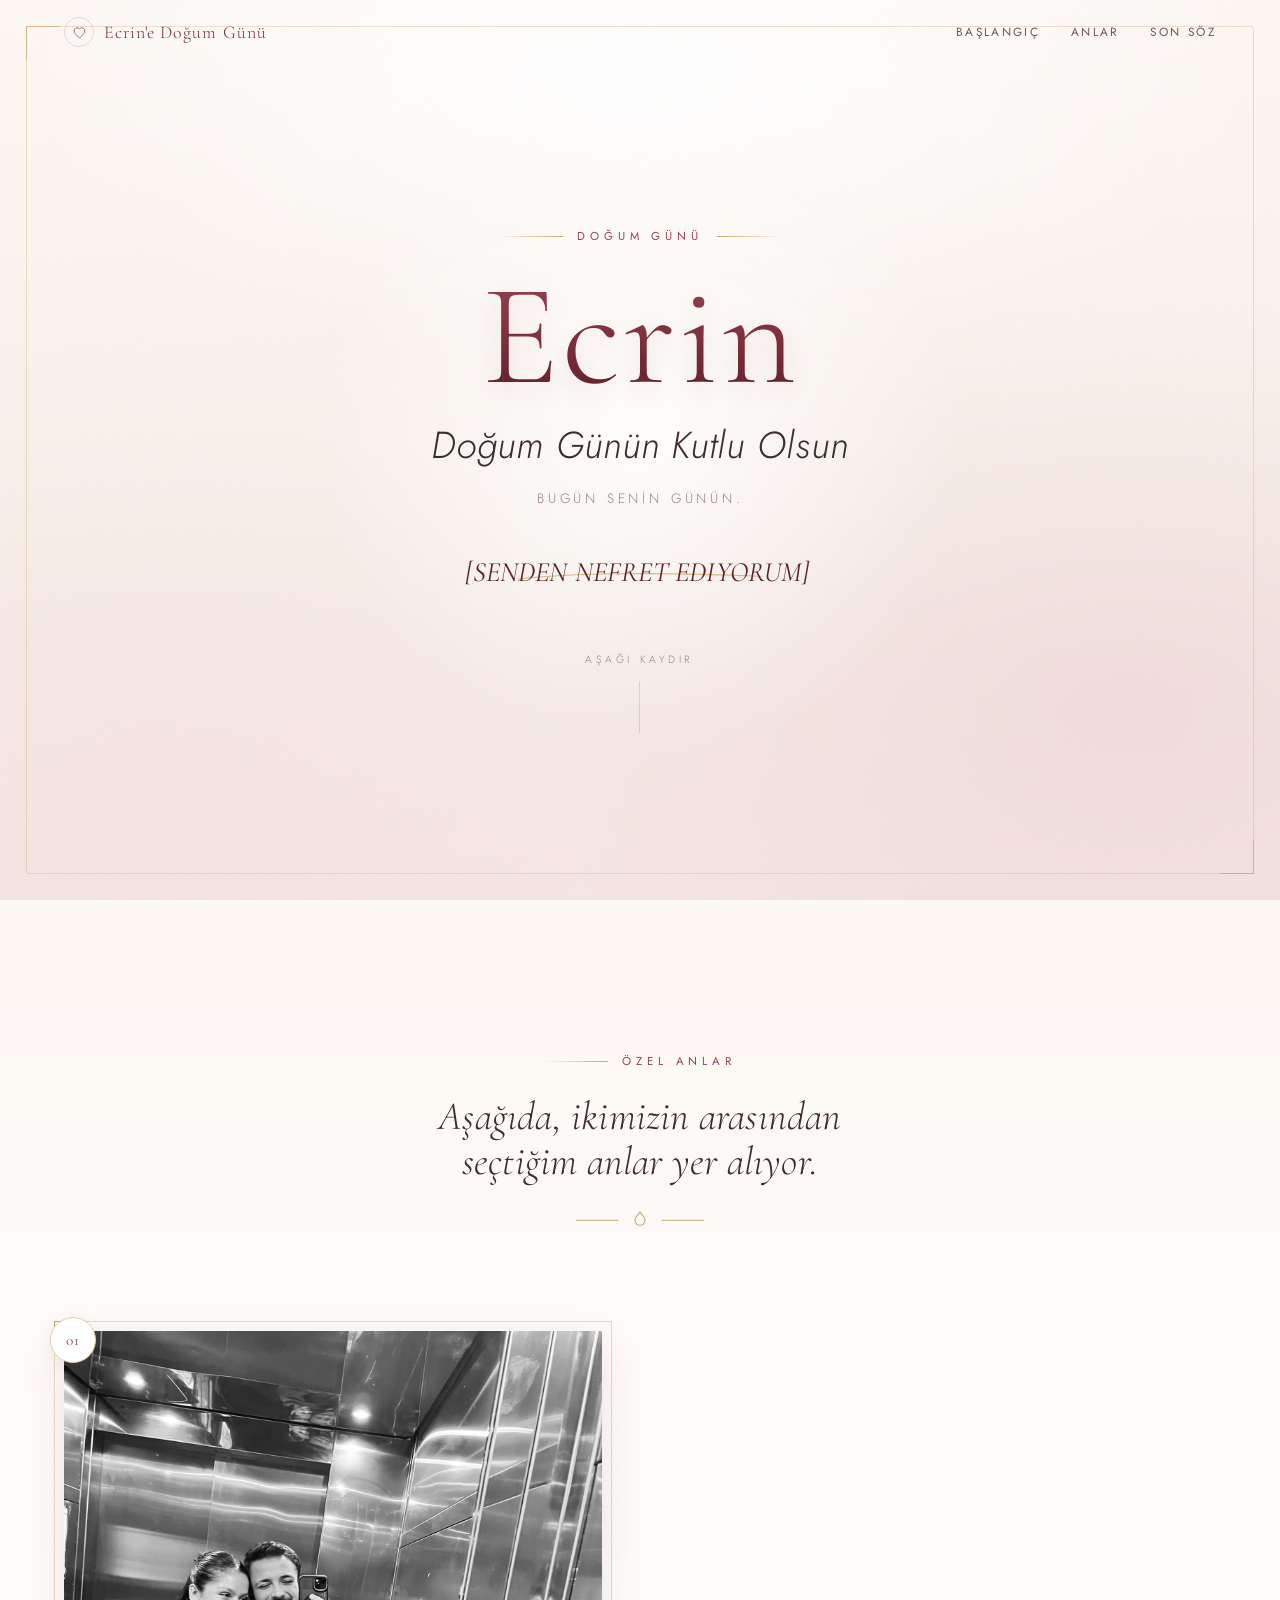
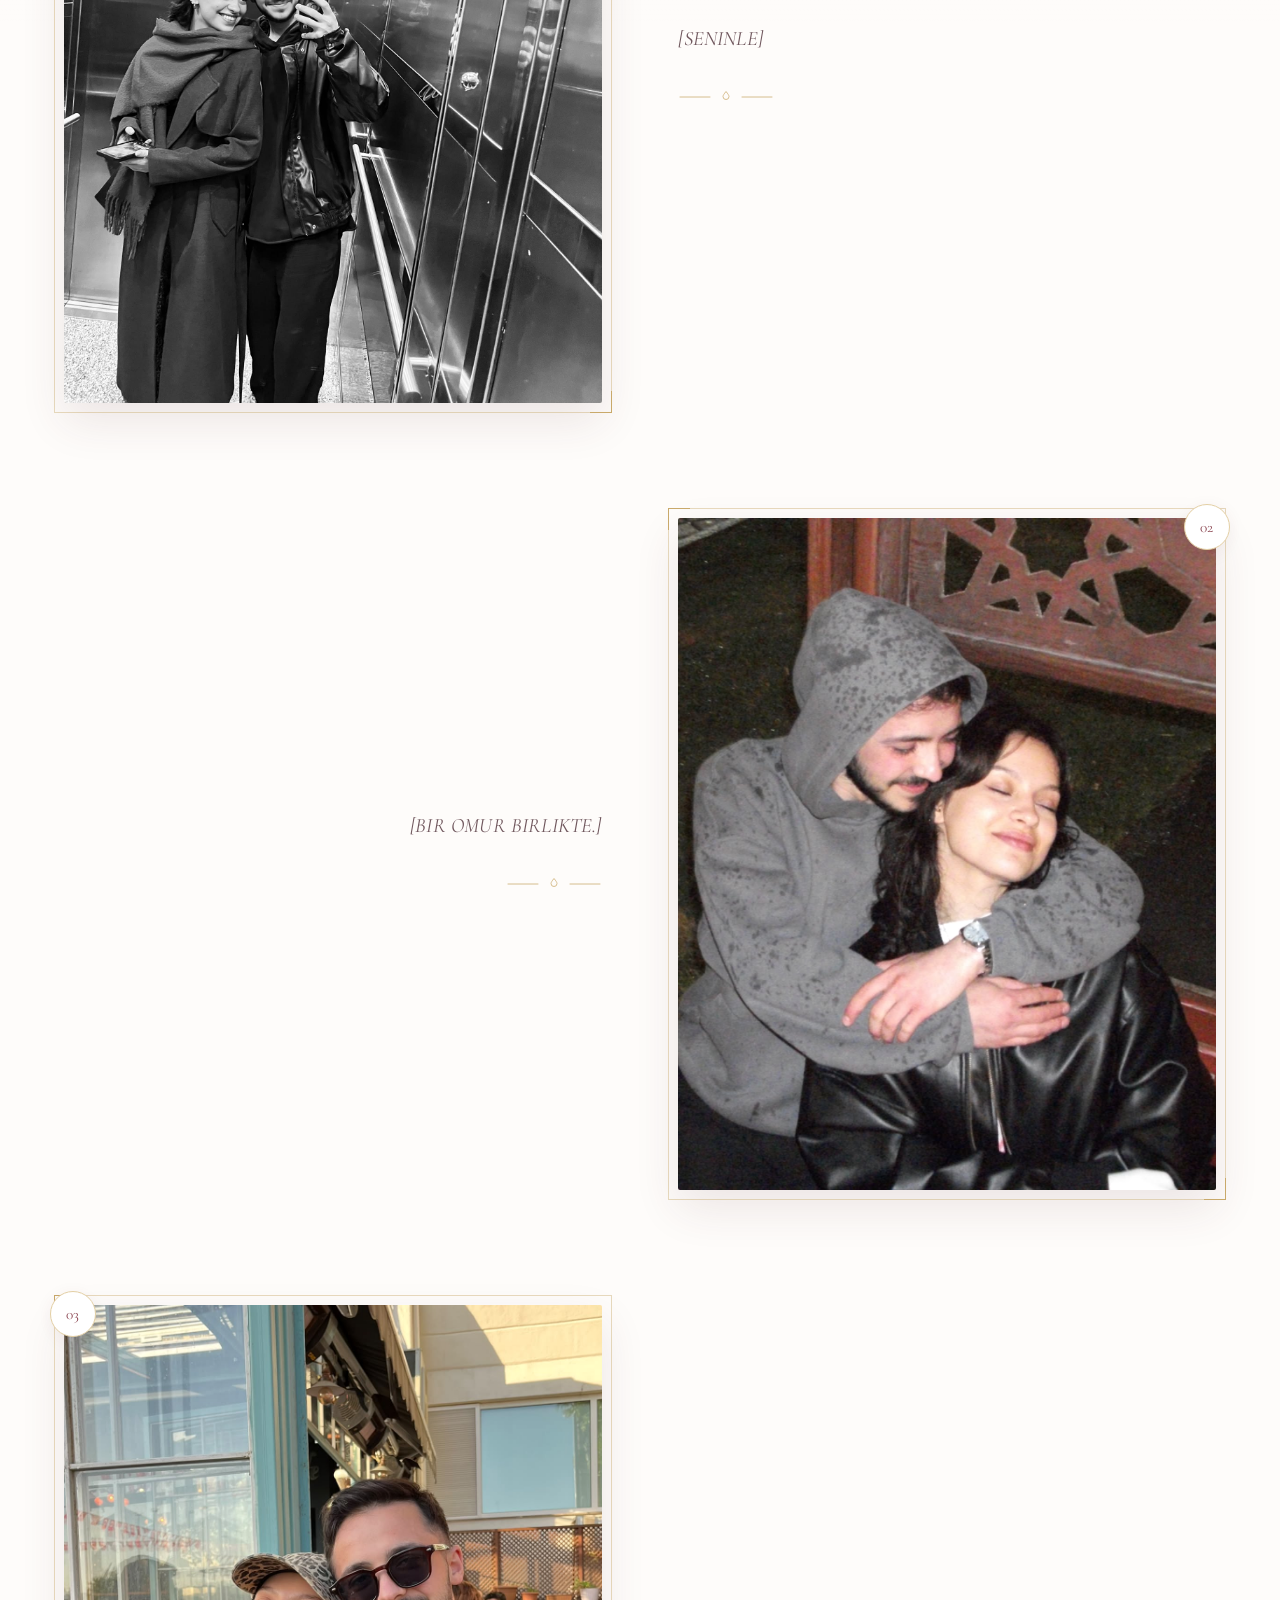
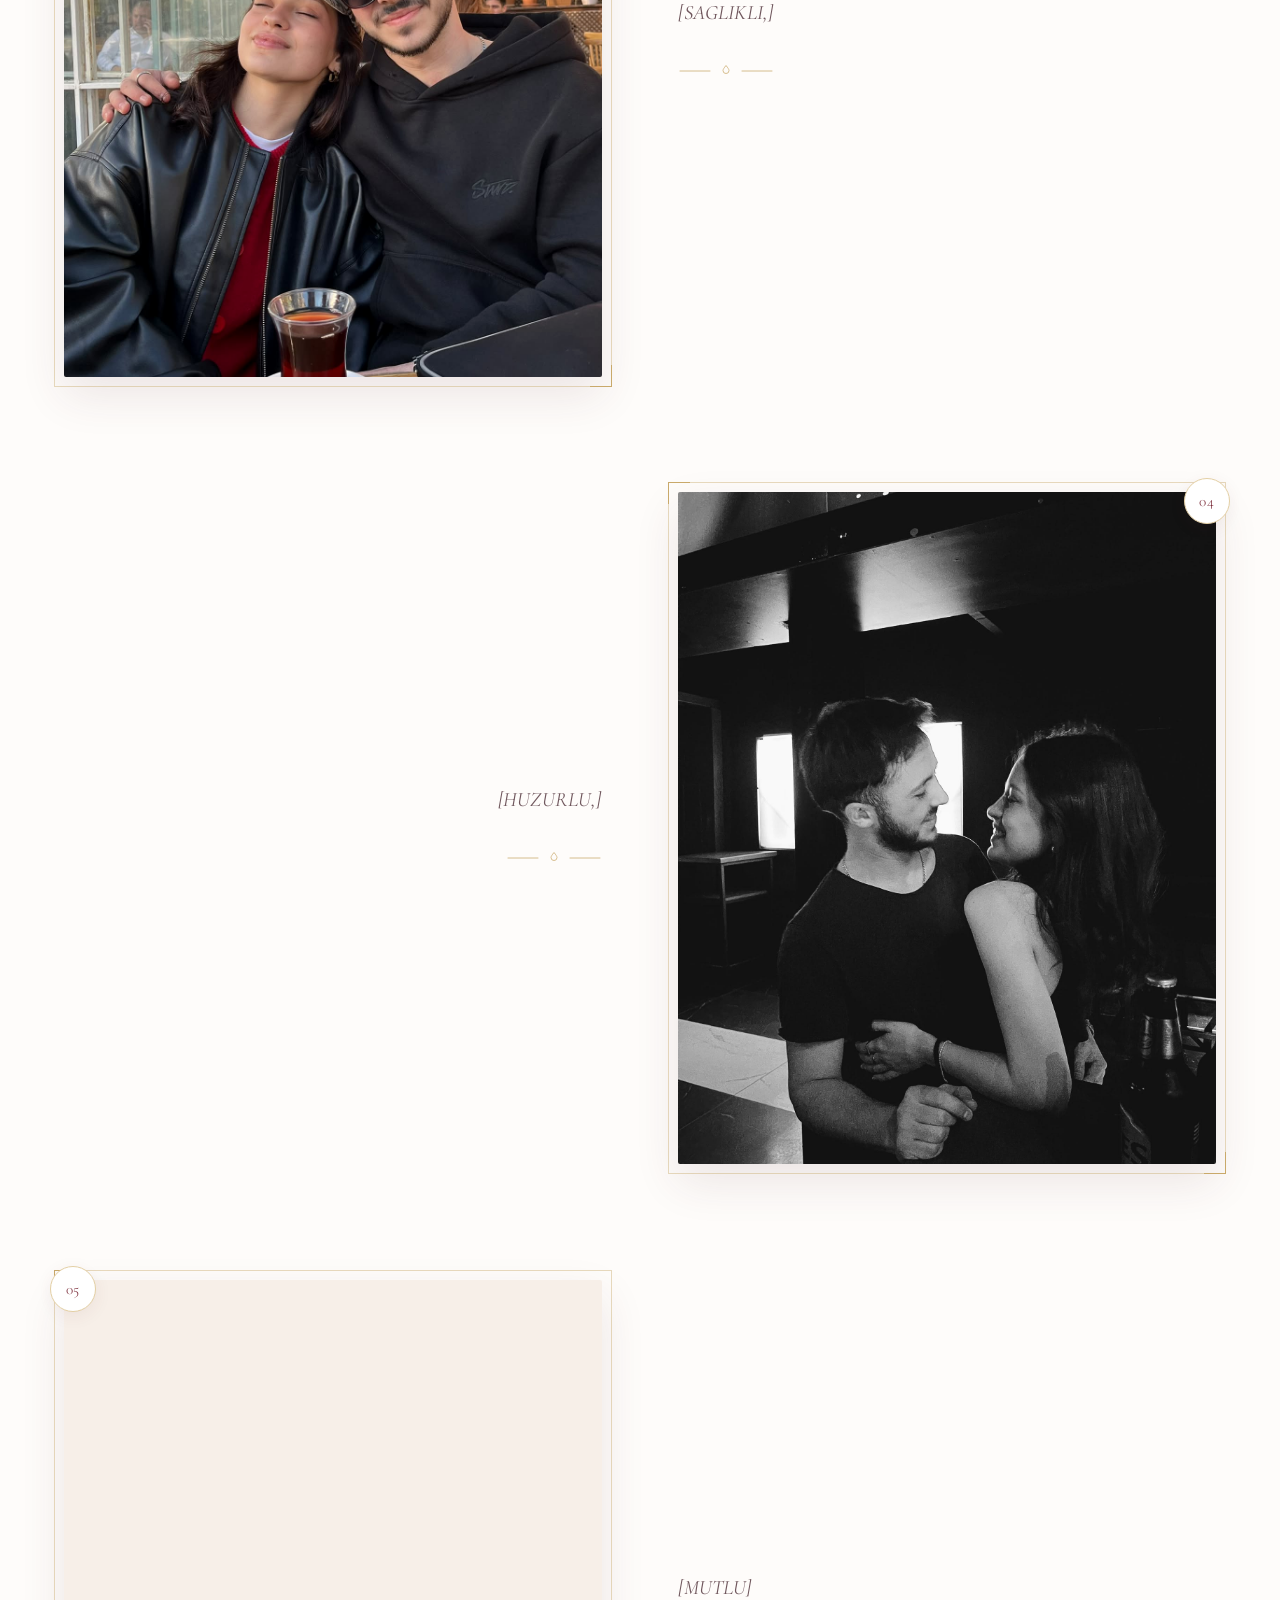
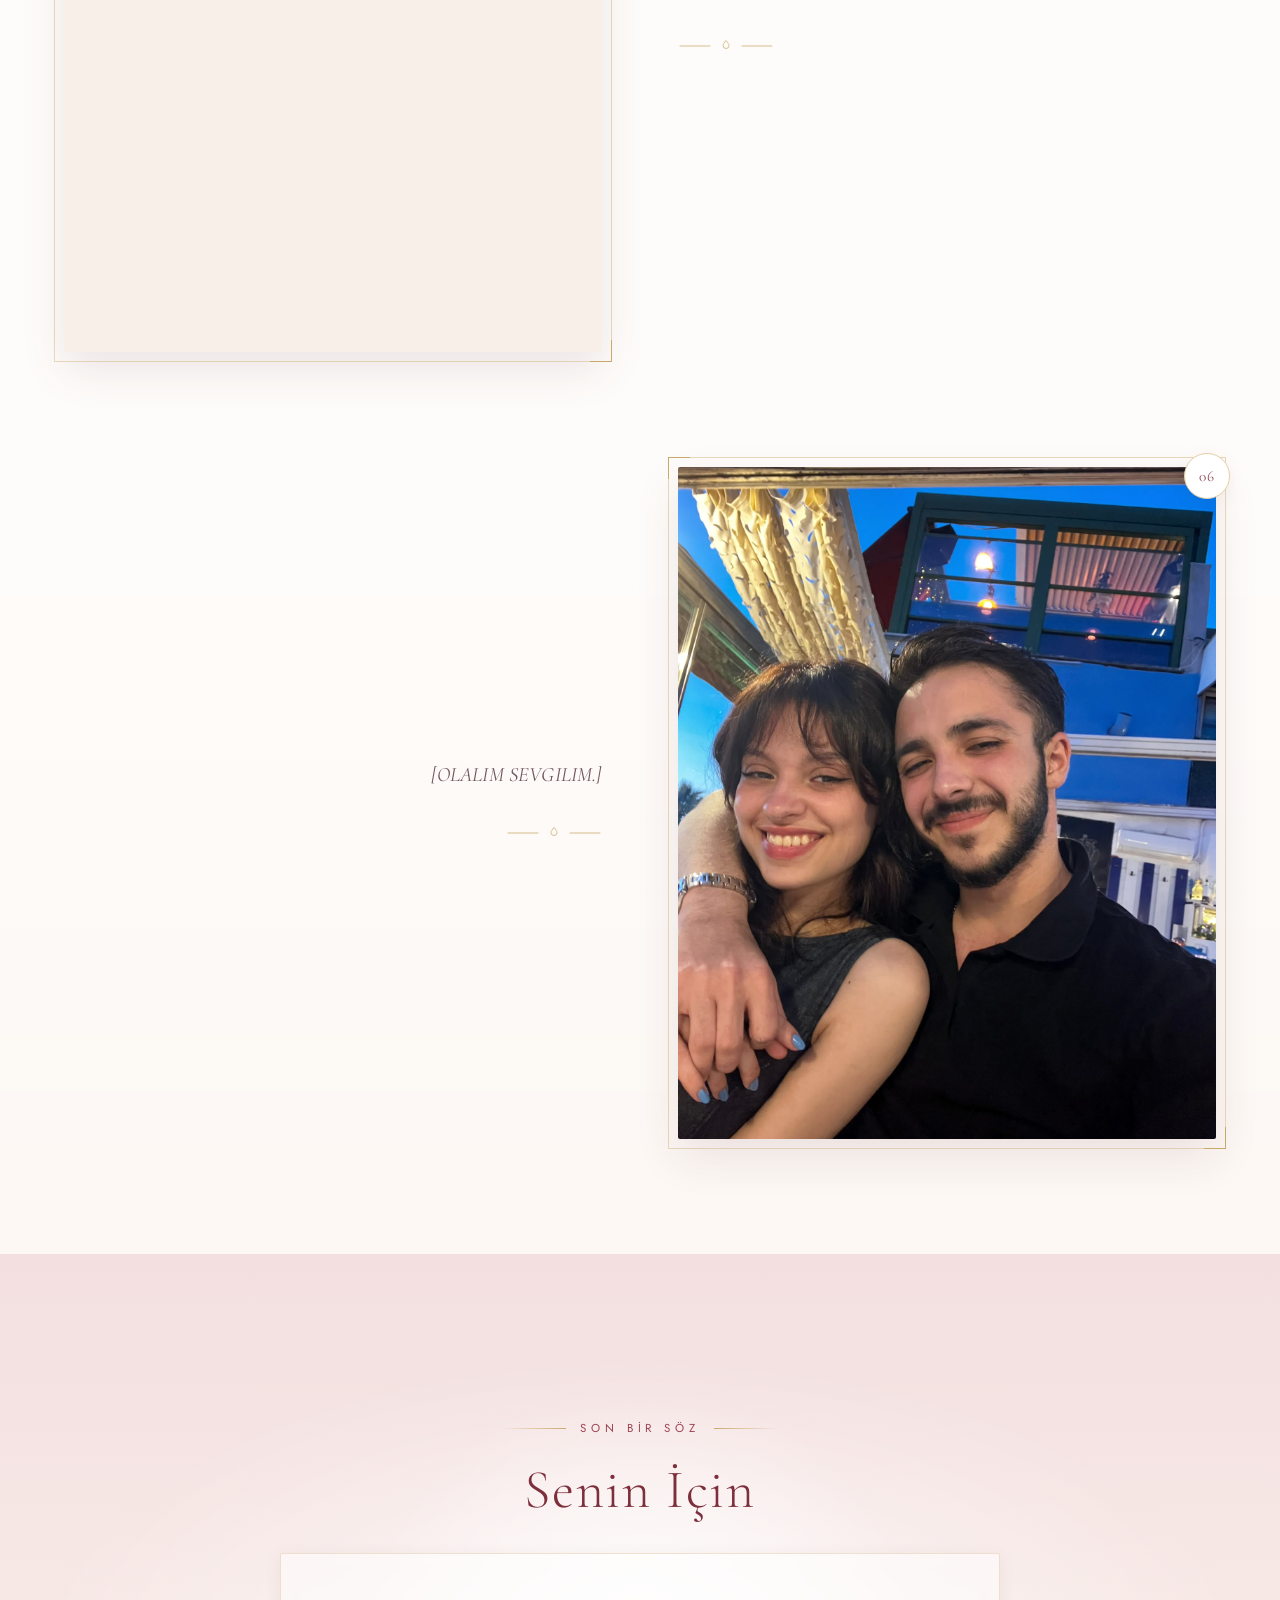
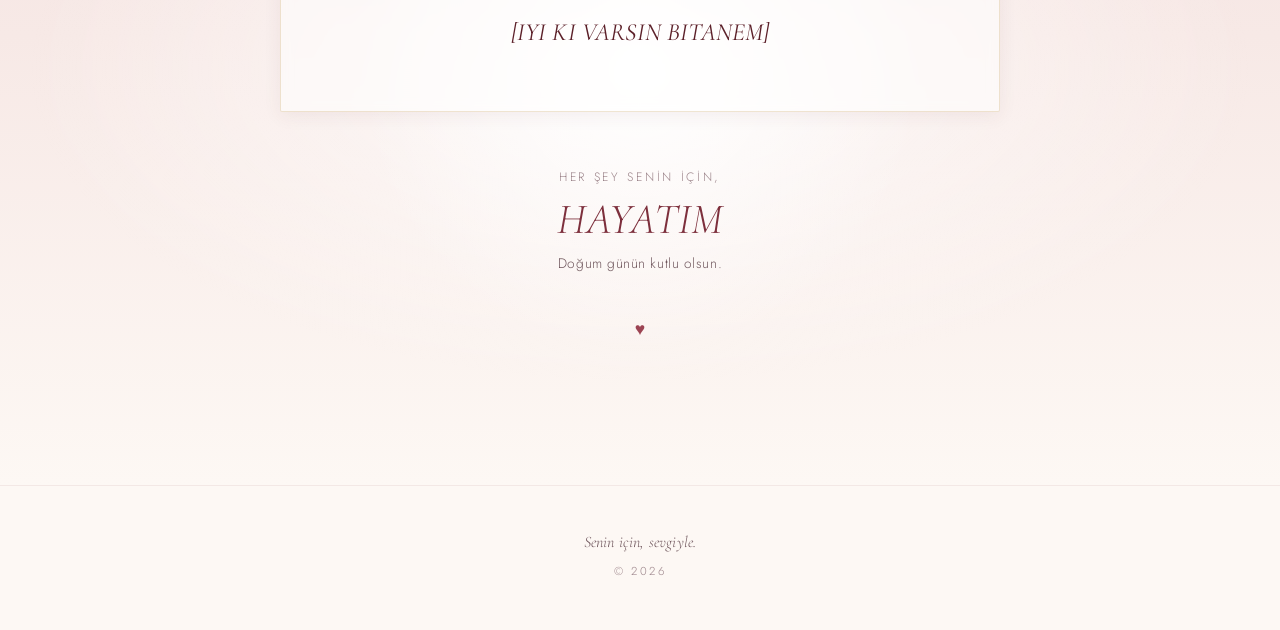
<file: _probe6.html>
<!DOCTYPE html>
<html lang="tr">
<head>
  <meta charset="UTF-8" />
  <meta name="viewport" content="width=device-width, initial-scale=1.0, viewport-fit=cover" />
  <meta name="theme-color" content="#fdf8f4" />
  <meta name="description" content="Ecrin'e hazırlanmış romantik doğum günü sayfası." />

  <title>Ecrin'e Doğum Günü</title>

  <!-- Sosyal paylaşım (Open Graph) -->
  <meta property="og:type" content="website" />
  <meta property="og:title" content="Ecrin'e Doğum Günü" />
  <meta property="og:description" content="Senin için yazılmış küçük bir mektup." />

  <!-- Google Fonts (çevrimdışıysa sistem fontlarına düşer) -->
  <link rel="preconnect" href="https://fonts.googleapis.com" />
  <link rel="preconnect" href="https://fonts.gstatic.com" crossorigin />
  <link href="https://fonts.googleapis.com/css2?family=Cormorant+Garamond:ital,wght@0,300;0,400;0,500;0,600;1,300;1,400&family=Jost:wght@200;300;400;500&display=swap" rel="stylesheet" />

  <link rel="stylesheet" href="style.css" />

  <script>
    /* İçerik dosyası klasik <script> olarak yüklenir (fetch kullanılmaz),
       böylece index.html doğrudan çift tıklandığında da çalışır. */
    document.documentElement.className += ' js';
  </script>
</head>

<body>

  <!-- Sayfa içi dekorasyon katmanı -->
  <div class="grain" aria-hidden="true"></div>
  <div class="vignette" aria-hidden="true"></div>

  <!-- Üst çubuk (sabit) -->
  <header class="topbar" id="topbar">
    <a class="topbar__brand" href="#hero">
      <span class="topbar__mark" aria-hidden="true">
        <svg viewBox="0 0 24 24" fill="none" stroke="currentColor" stroke-width="1.2">
          <path d="M12 20.5S3.5 15.2 3.5 9.4A4.9 4.9 0 0 1 12 6a4.9 4.9 0 0 1 8.5 3.4c0 5.8-8.5 11.1-8.5 11.1Z"/>
        </svg>
      </span>
      <span class="topbar__text" data-content="site.title">Ecrin'e Doğum Günü</span>
    </a>

    <nav class="topbar__nav" aria-label="Bölümler">
      <a href="#hero" class="topbar__link">Başlangıç</a>
      <a href="#memories" class="topbar__link">Anlar</a>
      <a href="#finale" class="topbar__link">Son Söz</a>
    </nav>
  </header>

  <!-- ==============================================================
       BÖLÜM 1 — HERO / AÇILIŞ
       ============================================================== -->
  <section class="hero" id="hero">
    <div class="hero__glow" aria-hidden="true"></div>

    <!-- uçuşan minik kalpler -->
    <div class="hero__petals" aria-hidden="true">
      <span class="petal" style="--x:8%;  --d:0s;    --s:.55; --dur:16s"></span>
      <span class="petal" style="--x:22%; --d:2.5s;  --s:.4;  --dur:19s"></span>
      <span class="petal" style="--x:38%; --d:1.2s;  --s:.62; --dur:21s"></span>
      <span class="petal" style="--x:54%; --d:3.4s;  --s:.38; --dur:17s"></span>
      <span class="petal" style="--x:69%; --d:.6s;   --s:.5;  --dur:20s"></span>
      <span class="petal" style="--x:83%; --d:4.1s;  --s:.45; --dur:18s"></span>
      <span class="petal" style="--x:94%; --d:2.1s;  --s:.33; --dur:22s"></span>
    </div>

    <div class="hero__inner">
      <p class="hero__eyebrow reveal" data-reveal="fade-up">
        <span class="rule" aria-hidden="true"></span>
        <span data-content="hero.eyebrow">Doğum Günü</span>
        <span class="rule" aria-hidden="true"></span>
      </p>

      <h1 class="hero__name reveal" data-reveal="fade-up" data-delay="120">
        <span class="hero__name-text" data-content="hero.name">Ecrin</span>
        <span class="hero__swoosh" aria-hidden="true">
          <svg viewBox="0 0 220 20" fill="none" preserveAspectRatio="none">
            <path d="M2 13C46 4 128 3 218 9" stroke="currentColor" stroke-width="1.6" stroke-linecap="round"/>
          </svg>
        </span>
      </h1>

      <p class="hero__heading reveal" data-reveal="fade-up" data-delay="220" data-content="hero.heading">
        Doğum Günün Kutlu Olsun
      </p>

      <p class="hero__subtitle reveal" data-reveal="fade-up" data-delay="300" data-content="hero.subtitle">
        Bugün senin günün.
      </p>

      <!-- YAZILAN (TYPEWRITER) MESAJ -->
      <div class="hero__typing reveal" data-reveal="fade-up" data-delay="420">
        <p class="typing" id="typing" aria-live="polite"><span class="typing__caret" aria-hidden="true"></span></p>
      </div>

      <!-- Aşağı kaydırma ipucu -->
      <a class="scroll-hint reveal" data-reveal="fade-up" data-delay="600" href="#memories" aria-label="Aşağı kaydır">
        <span class="scroll-hint__label" data-content="hero.scrollHint">Aşağı kaydır</span>
        <span class="scroll-hint__line" aria-hidden="true"><i></i></span>
      </a>
    </div>

    <div class="hero__frame" aria-hidden="true"></div>
  </section>

  <main>
    <!-- ============================================================
         BÖLÜM 2 — ÖZEL ANLAR (GALERİ)
         ============================================================ -->
    <section class="memories" id="memories">
      <div class="section-head">
        <p class="section-head__eyebrow reveal" data-reveal="fade-up">
          <span class="rule" aria-hidden="true"></span>
          <span data-content="memories.heading">Özel Anlar</span>
        </p>
        <h2 class="section-head__title reveal" data-reveal="fade-up" data-delay="100" data-content="memories.intro">
          Aşağıda, ikimizin arasından seçtiğim anlar yer alıyor.
        </h2>
        <span class="section-head__ornament reveal" data-reveal="fade-up" data-delay="180" aria-hidden="true">
          <svg viewBox="0 0 120 24" fill="none">
            <path d="M2 12h38M80 12h38" stroke="currentColor" stroke-width="1" stroke-linecap="round"/>
            <path d="M60 4.5c3 3.6 4.6 6 4.6 7.5A4.6 4.6 0 0 1 60 16.6a4.6 4.6 0 0 1-4.6-4.6c0-1.5 1.6-3.9 4.6-7.5Z" stroke="currentColor" stroke-width="1"/>
          </svg>
        </span>
      </div>

      <!-- Bellek kartları script.js tarafından content.js'ten üretilir -->
      <div class="memory-list" id="memoryList">
        <noscript>
          <p class="noscript-note">
            Bu sayfanın anılar bölümünü görüntülemek için lütfen tarayıcınızda JavaScript'i etkinleştirin.
          </p>
        </noscript>
      </div>
    </section>




    <!-- ============================================================
         BÖLÜM 4 — SON MESAJ
         ============================================================ -->
    <section class="finale" id="finale">
      <div class="finale__glow" aria-hidden="true"></div>

      <div class="finale__inner">
        <p class="finale__eyebrow reveal" data-reveal="fade-up">
          <span class="rule" aria-hidden="true"></span>
          <span data-content="finale.eyebrow">Son Bir Söz</span>
          <span class="rule" aria-hidden="true"></span>
        </p>

        <h2 class="finale__heading reveal" data-reveal="fade-up" data-delay="100" data-content="finale.heading">
          Senin İçin
        </h2>

        <div class="finale__letter reveal" data-reveal="fade-up" data-delay="200">
          <p class="finale__message" id="finaleMessage" data-content="finale.message">
            [SON MESAJ BURAYA EKLENECEK]
          </p>
        </div>

        <div class="signature reveal" data-reveal="fade-up" data-delay="320">
          <span class="signature__label" data-content="finale.signatureLabel">Her şey senin için,</span>
          <span class="signature__name" data-content="finale.signature">Ecrin</span>
          <span class="signature__note" data-content="finale.signatureNote">Doğum günün kutlu olsun.</span>
        </div>

        <div class="finale__mark reveal" data-reveal="fade-up" data-delay="420" data-content="finale.closingMark" aria-hidden="true">
          ♥
        </div>
      </div>
    </section>
  </main>

  <!-- Alt bilgi -->
  <footer class="footer">
    <p class="footer__note" data-content="site.footerNote">Senin için, sevgiyle.</p>
    <p class="footer__year">© <span id="year">2026</span></p>
  </footer>

  <!-- Müzik düğmesi (sağ alt köşe) — otomatik başlatmaz -->
  <button class="music-btn" id="musicBtn" type="button" aria-pressed="false" hidden>
    <span class="music-btn__disc" aria-hidden="true">
      <span class="music-btn__ring"></span>
      <span class="music-btn__note">♪</span>
    </span>
    <span class="music-btn__label" data-content="music.playLabel">Müziği Aç</span>
  </button>

  <!-- Müzik dosyası (varsa) -->
  <audio id="bgMusic" preload="none" loop></audio>

  <!-- İçerik + scriptler -->
  <script src="content.js"></script>
  <script src="script.js"></script>
<script>
window.addEventListener('load',function(){
  document.documentElement.style.scrollBehavior='auto';
  var log=[];
  var reveals=Array.prototype.slice.call(document.querySelectorAll('.reveal'));
  var io=new IntersectionObserver(function(es){ es.forEach(function(e){ log.push('  IO: '+(e.target.className.split(' ')[0])+' isInt='+e.isIntersecting+' ratio='+e.intersectionRatio.toFixed(2)+' bcr='+Math.round(e.boundingClientRect.top)); }); },{threshold:0.14,rootMargin:'0px 0px -8% 0px'});
  reveals.forEach(function(el){ io.observe(el); });
  setTimeout(function(){
    log.push('=== scrollY=0 rects ===');
    reveals.forEach(function(el,i){ var r=el.getBoundingClientRect(); log.push('  '+i+' '+el.className.split(' ')[0]+' top='+Math.round(r.top)+' h='+Math.round(r.height)+' vis='+getComputedStyle(el).visibility+' op='+getComputedStyle(el).opacity); });
    window.scrollTo(0,1500);
  }, 1500);
  setTimeout(function(){
    log.push('=== scrollY='+Math.round(window.scrollY)+' rects ===');
    reveals.forEach(function(el,i){ var r=el.getBoundingClientRect(); log.push('  '+i+' '+el.className.split(' ')[0]+' top='+Math.round(r.top)+' h='+Math.round(r.height)+' vis='+getComputedStyle(el).visibility+' op='+getComputedStyle(el).opacity+' is-visible='+el.classList.contains('is-visible')); });
    var d=document.createElement('pre'); d.id='__R6__'; d.textContent=log.join('\n'); document.body.appendChild(d);
  }, 4000);
});
</script></body>
</html>
</file>
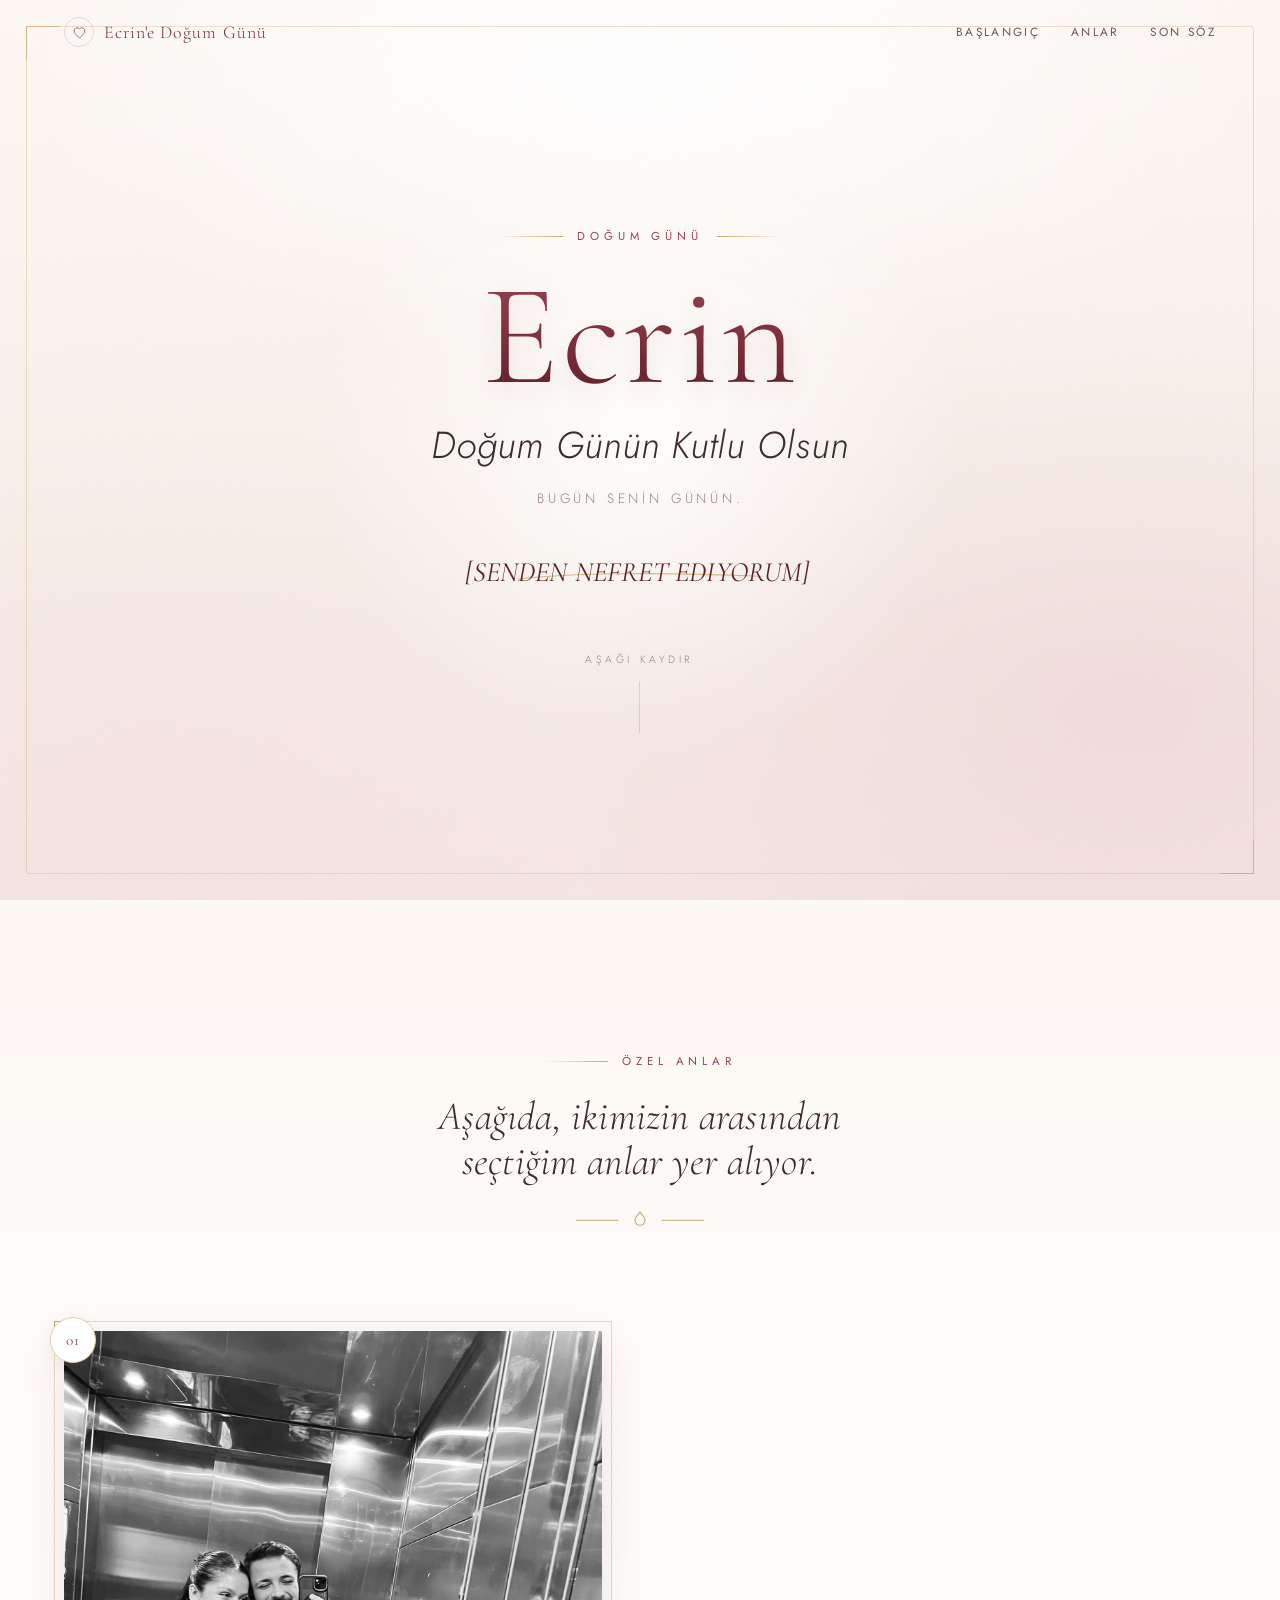
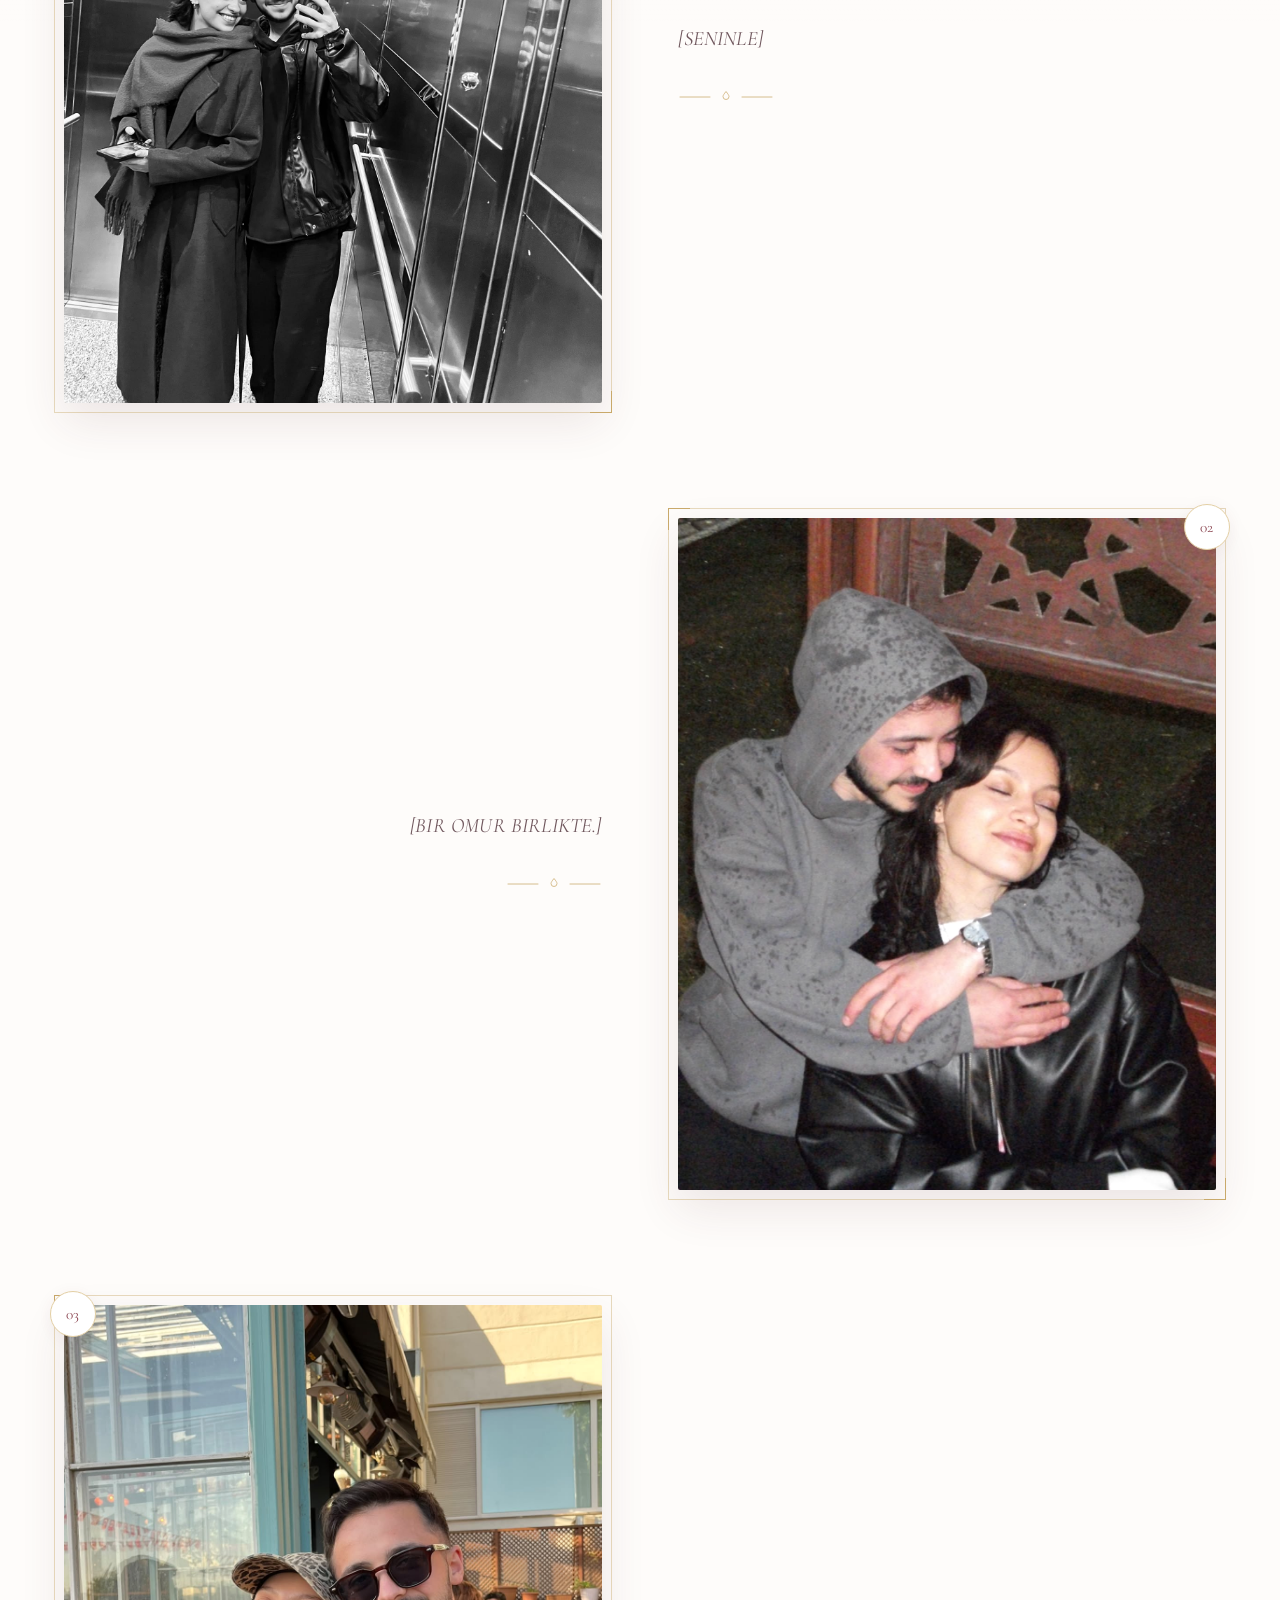
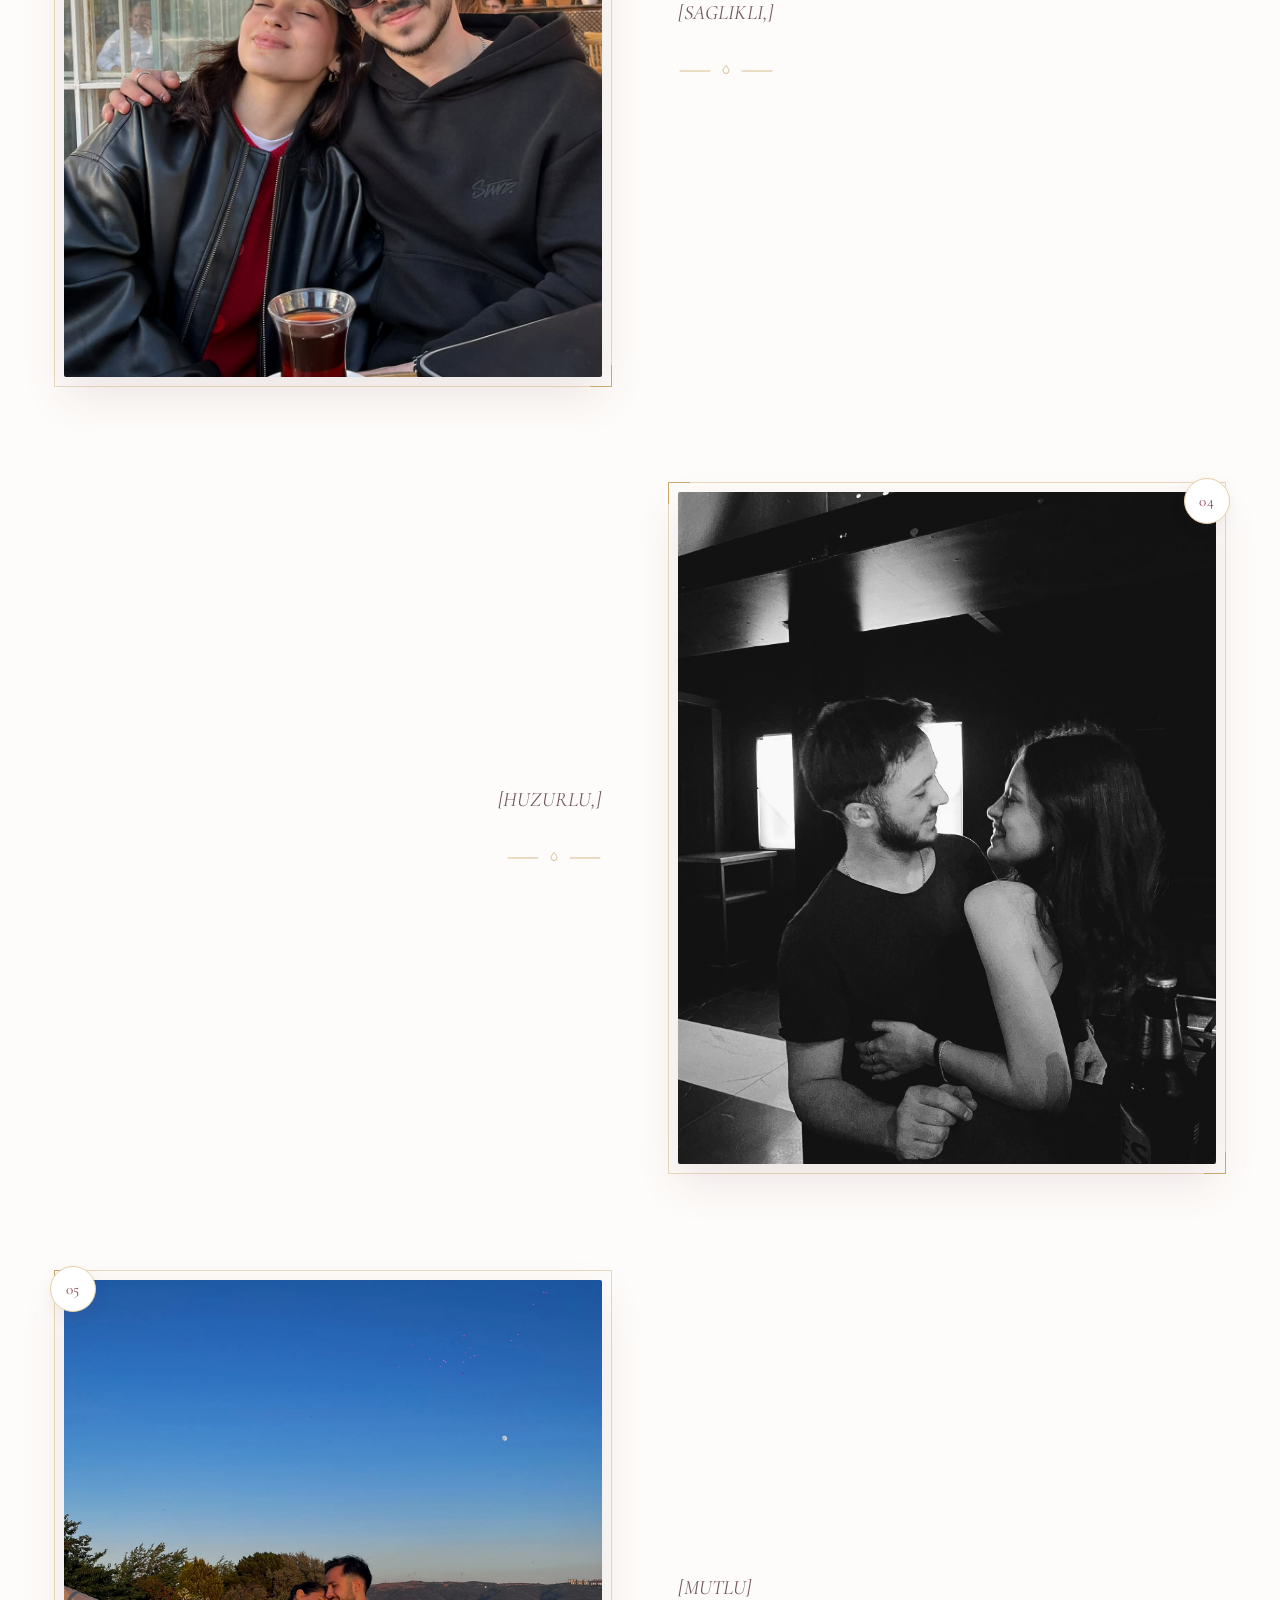
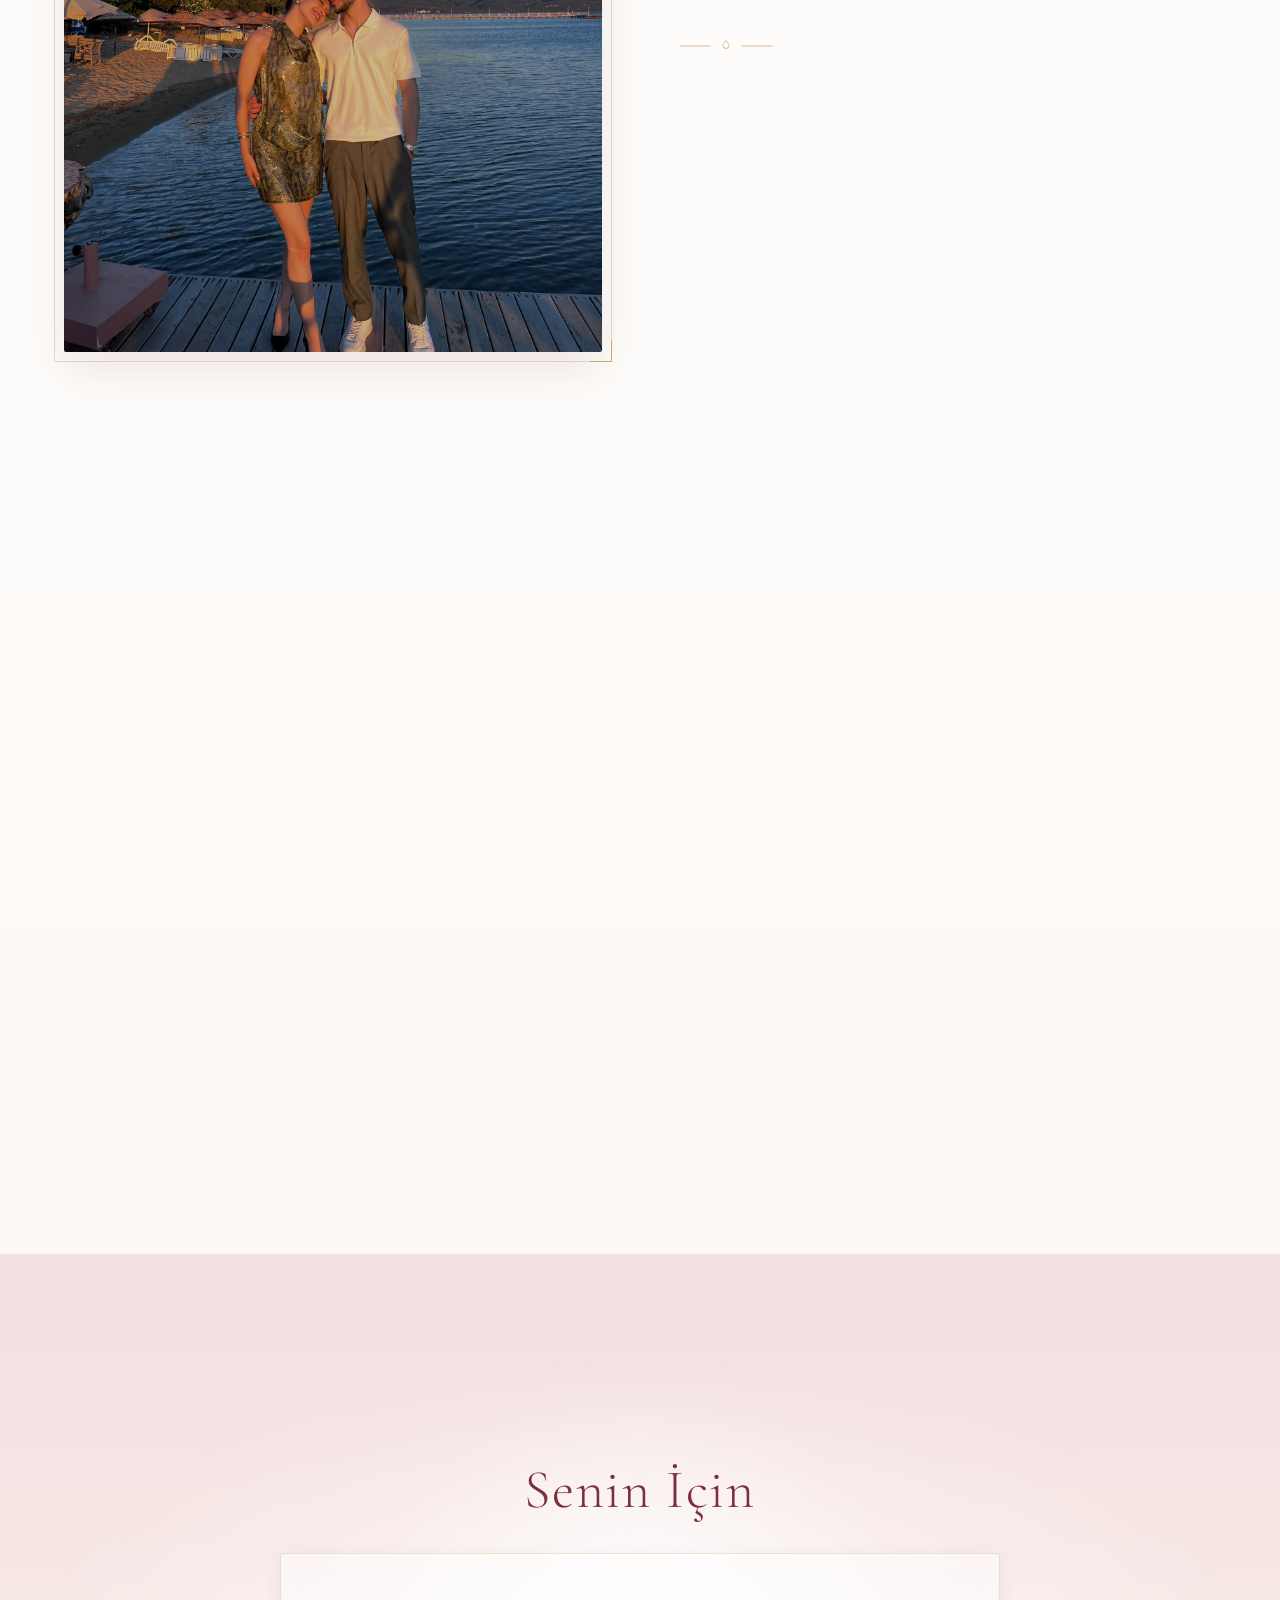
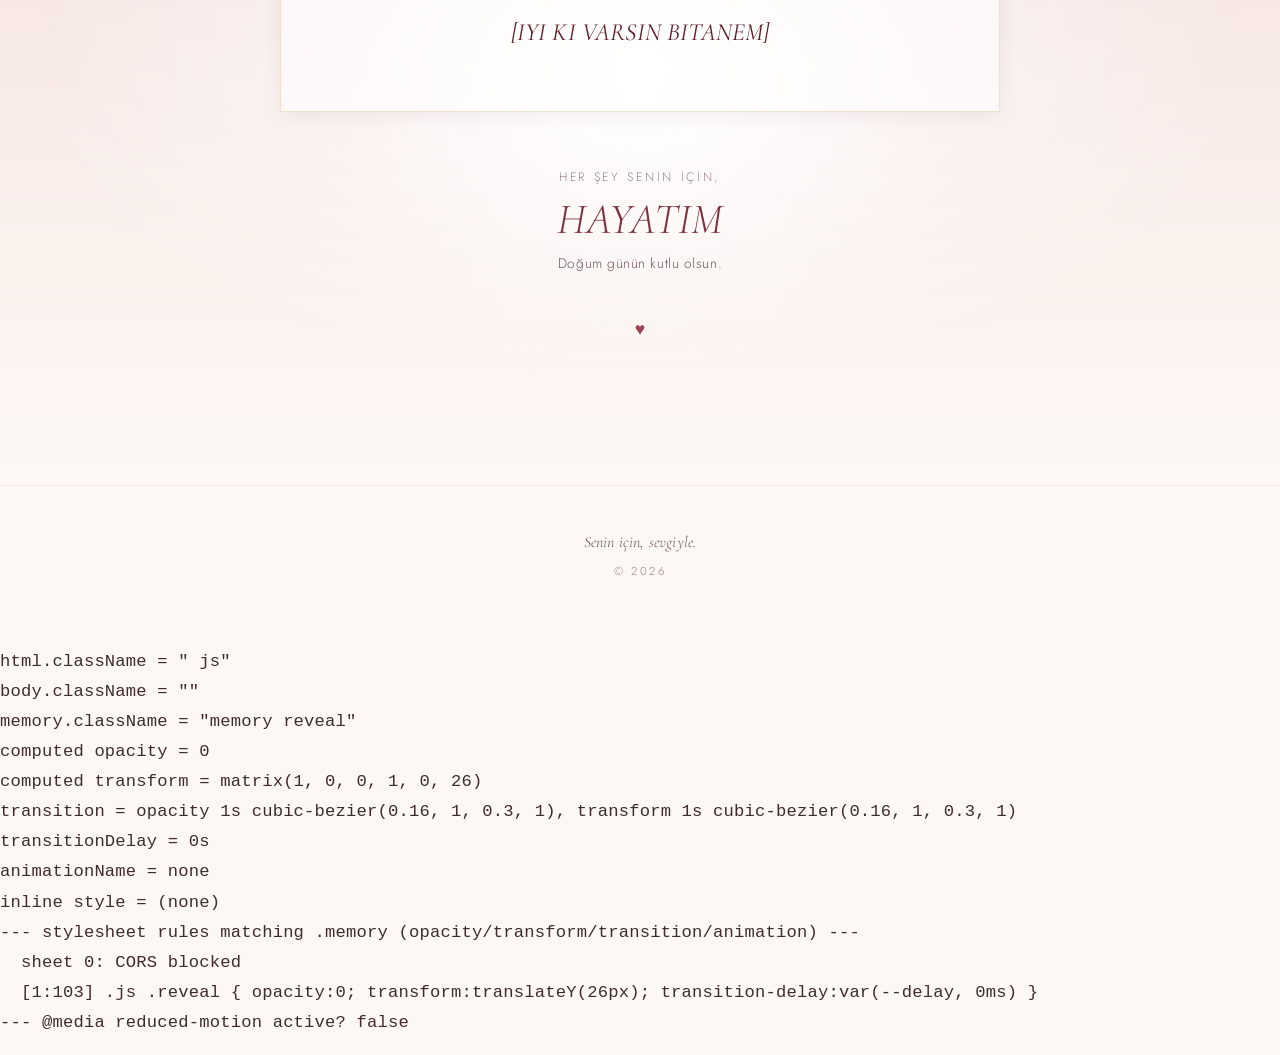
<file: _probe7.html>
<!DOCTYPE html>
<html lang="tr">
<head>
  <meta charset="UTF-8" />
  <meta name="viewport" content="width=device-width, initial-scale=1.0, viewport-fit=cover" />
  <meta name="theme-color" content="#fdf8f4" />
  <meta name="description" content="Ecrin'e hazırlanmış romantik doğum günü sayfası." />

  <title>Ecrin'e Doğum Günü</title>

  <!-- Sosyal paylaşım (Open Graph) -->
  <meta property="og:type" content="website" />
  <meta property="og:title" content="Ecrin'e Doğum Günü" />
  <meta property="og:description" content="Senin için yazılmış küçük bir mektup." />

  <!-- Google Fonts (çevrimdışıysa sistem fontlarına düşer) -->
  <link rel="preconnect" href="https://fonts.googleapis.com" />
  <link rel="preconnect" href="https://fonts.gstatic.com" crossorigin />
  <link href="https://fonts.googleapis.com/css2?family=Cormorant+Garamond:ital,wght@0,300;0,400;0,500;0,600;1,300;1,400&family=Jost:wght@200;300;400;500&display=swap" rel="stylesheet" />

  <link rel="stylesheet" href="style.css" />

  <script>
    /* İçerik dosyası klasik <script> olarak yüklenir (fetch kullanılmaz),
       böylece index.html doğrudan çift tıklandığında da çalışır. */
    document.documentElement.className += ' js';
  </script>
</head>

<body>

  <!-- Sayfa içi dekorasyon katmanı -->
  <div class="grain" aria-hidden="true"></div>
  <div class="vignette" aria-hidden="true"></div>

  <!-- Üst çubuk (sabit) -->
  <header class="topbar" id="topbar">
    <a class="topbar__brand" href="#hero">
      <span class="topbar__mark" aria-hidden="true">
        <svg viewBox="0 0 24 24" fill="none" stroke="currentColor" stroke-width="1.2">
          <path d="M12 20.5S3.5 15.2 3.5 9.4A4.9 4.9 0 0 1 12 6a4.9 4.9 0 0 1 8.5 3.4c0 5.8-8.5 11.1-8.5 11.1Z"/>
        </svg>
      </span>
      <span class="topbar__text" data-content="site.title">Ecrin'e Doğum Günü</span>
    </a>

    <nav class="topbar__nav" aria-label="Bölümler">
      <a href="#hero" class="topbar__link">Başlangıç</a>
      <a href="#memories" class="topbar__link">Anlar</a>
      <a href="#finale" class="topbar__link">Son Söz</a>
    </nav>
  </header>

  <!-- ==============================================================
       BÖLÜM 1 — HERO / AÇILIŞ
       ============================================================== -->
  <section class="hero" id="hero">
    <div class="hero__glow" aria-hidden="true"></div>

    <!-- uçuşan minik kalpler -->
    <div class="hero__petals" aria-hidden="true">
      <span class="petal" style="--x:8%;  --d:0s;    --s:.55; --dur:16s"></span>
      <span class="petal" style="--x:22%; --d:2.5s;  --s:.4;  --dur:19s"></span>
      <span class="petal" style="--x:38%; --d:1.2s;  --s:.62; --dur:21s"></span>
      <span class="petal" style="--x:54%; --d:3.4s;  --s:.38; --dur:17s"></span>
      <span class="petal" style="--x:69%; --d:.6s;   --s:.5;  --dur:20s"></span>
      <span class="petal" style="--x:83%; --d:4.1s;  --s:.45; --dur:18s"></span>
      <span class="petal" style="--x:94%; --d:2.1s;  --s:.33; --dur:22s"></span>
    </div>

    <div class="hero__inner">
      <p class="hero__eyebrow reveal" data-reveal="fade-up">
        <span class="rule" aria-hidden="true"></span>
        <span data-content="hero.eyebrow">Doğum Günü</span>
        <span class="rule" aria-hidden="true"></span>
      </p>

      <h1 class="hero__name reveal" data-reveal="fade-up" data-delay="120">
        <span class="hero__name-text" data-content="hero.name">Ecrin</span>
        <span class="hero__swoosh" aria-hidden="true">
          <svg viewBox="0 0 220 20" fill="none" preserveAspectRatio="none">
            <path d="M2 13C46 4 128 3 218 9" stroke="currentColor" stroke-width="1.6" stroke-linecap="round"/>
          </svg>
        </span>
      </h1>

      <p class="hero__heading reveal" data-reveal="fade-up" data-delay="220" data-content="hero.heading">
        Doğum Günün Kutlu Olsun
      </p>

      <p class="hero__subtitle reveal" data-reveal="fade-up" data-delay="300" data-content="hero.subtitle">
        Bugün senin günün.
      </p>

      <!-- YAZILAN (TYPEWRITER) MESAJ -->
      <div class="hero__typing reveal" data-reveal="fade-up" data-delay="420">
        <p class="typing" id="typing" aria-live="polite"><span class="typing__caret" aria-hidden="true"></span></p>
      </div>

      <!-- Aşağı kaydırma ipucu -->
      <a class="scroll-hint reveal" data-reveal="fade-up" data-delay="600" href="#memories" aria-label="Aşağı kaydır">
        <span class="scroll-hint__label" data-content="hero.scrollHint">Aşağı kaydır</span>
        <span class="scroll-hint__line" aria-hidden="true"><i></i></span>
      </a>
    </div>

    <div class="hero__frame" aria-hidden="true"></div>
  </section>

  <main>
    <!-- ============================================================
         BÖLÜM 2 — ÖZEL ANLAR (GALERİ)
         ============================================================ -->
    <section class="memories" id="memories">
      <div class="section-head">
        <p class="section-head__eyebrow reveal" data-reveal="fade-up">
          <span class="rule" aria-hidden="true"></span>
          <span data-content="memories.heading">Özel Anlar</span>
        </p>
        <h2 class="section-head__title reveal" data-reveal="fade-up" data-delay="100" data-content="memories.intro">
          Aşağıda, ikimizin arasından seçtiğim anlar yer alıyor.
        </h2>
        <span class="section-head__ornament reveal" data-reveal="fade-up" data-delay="180" aria-hidden="true">
          <svg viewBox="0 0 120 24" fill="none">
            <path d="M2 12h38M80 12h38" stroke="currentColor" stroke-width="1" stroke-linecap="round"/>
            <path d="M60 4.5c3 3.6 4.6 6 4.6 7.5A4.6 4.6 0 0 1 60 16.6a4.6 4.6 0 0 1-4.6-4.6c0-1.5 1.6-3.9 4.6-7.5Z" stroke="currentColor" stroke-width="1"/>
          </svg>
        </span>
      </div>

      <!-- Bellek kartları script.js tarafından content.js'ten üretilir -->
      <div class="memory-list" id="memoryList">
        <noscript>
          <p class="noscript-note">
            Bu sayfanın anılar bölümünü görüntülemek için lütfen tarayıcınızda JavaScript'i etkinleştirin.
          </p>
        </noscript>
      </div>
    </section>




    <!-- ============================================================
         BÖLÜM 4 — SON MESAJ
         ============================================================ -->
    <section class="finale" id="finale">
      <div class="finale__glow" aria-hidden="true"></div>

      <div class="finale__inner">
        <p class="finale__eyebrow reveal" data-reveal="fade-up">
          <span class="rule" aria-hidden="true"></span>
          <span data-content="finale.eyebrow">Son Bir Söz</span>
          <span class="rule" aria-hidden="true"></span>
        </p>

        <h2 class="finale__heading reveal" data-reveal="fade-up" data-delay="100" data-content="finale.heading">
          Senin İçin
        </h2>

        <div class="finale__letter reveal" data-reveal="fade-up" data-delay="200">
          <p class="finale__message" id="finaleMessage" data-content="finale.message">
            [SON MESAJ BURAYA EKLENECEK]
          </p>
        </div>

        <div class="signature reveal" data-reveal="fade-up" data-delay="320">
          <span class="signature__label" data-content="finale.signatureLabel">Her şey senin için,</span>
          <span class="signature__name" data-content="finale.signature">Ecrin</span>
          <span class="signature__note" data-content="finale.signatureNote">Doğum günün kutlu olsun.</span>
        </div>

        <div class="finale__mark reveal" data-reveal="fade-up" data-delay="420" data-content="finale.closingMark" aria-hidden="true">
          ♥
        </div>
      </div>
    </section>
  </main>

  <!-- Alt bilgi -->
  <footer class="footer">
    <p class="footer__note" data-content="site.footerNote">Senin için, sevgiyle.</p>
    <p class="footer__year">© <span id="year">2026</span></p>
  </footer>

  <!-- Müzik düğmesi (sağ alt köşe) — otomatik başlatmaz -->
  <button class="music-btn" id="musicBtn" type="button" aria-pressed="false" hidden>
    <span class="music-btn__disc" aria-hidden="true">
      <span class="music-btn__ring"></span>
      <span class="music-btn__note">♪</span>
    </span>
    <span class="music-btn__label" data-content="music.playLabel">Müziği Aç</span>
  </button>

  <!-- Müzik dosyası (varsa) -->
  <audio id="bgMusic" preload="none" loop></audio>

  <!-- İçerik + scriptler -->
  <script src="content.js"></script>
  <script src="script.js"></script>
<script>
window.addEventListener('load',function(){
  var log=[];
  log.push('html.className = "'+document.documentElement.className+'"');
  log.push('body.className = "'+document.body.className+'"');
  var mem=document.querySelector('.memory');
  log.push('memory.className = "'+mem.className+'"');
  log.push('computed opacity = '+getComputedStyle(mem).opacity);
  log.push('computed transform = '+getComputedStyle(mem).transform);
  log.push('transition = '+getComputedStyle(mem).transition);
  log.push('transitionDelay = '+getComputedStyle(mem).transitionDelay);
  log.push('animationName = '+getComputedStyle(mem).animationName);
  log.push('inline style = '+(mem.getAttribute('style')||'(none)'));
  log.push('--- stylesheet rules matching .memory (opacity/transform/transition/animation) ---');
  var sheets=document.styleSheets;
  for(var s=0;s<sheets.length;s++){
    var rules; try{ rules=sheets[s].rules; }catch(e){ log.push('  sheet '+s+': CORS blocked'); continue; }
    for(var r=0;r<rules.length;r++){
      var rule=rules[r];
      if(!rule.selectorText) continue;
      try{
        if(mem.matches(rule.selectorText)){
          var st=rule.style;
          var props=[];
          if(st.opacity) props.push('opacity:'+st.opacity);
          if(st.transform) props.push('transform:'+st.transform);
          if(st.transition) props.push('transition:'+st.transition);
          if(st.transitionDelay) props.push('transition-delay:'+st.transitionDelay);
          if(st.animation) props.push('animation:'+st.animation);
          if(st.animationName) props.push('animation-name:'+st.animationName);
          if(props.length) log.push('  ['+s+':'+r+'] '+rule.selectorText+' { '+props.join('; ')+' }');
        }
      }catch(e){}
    }
  }
  log.push('--- @media reduced-motion active? ' + window.matchMedia('(prefers-reduced-motion: reduce)').matches);
  var d=document.createElement('pre'); d.id='__R7__'; d.textContent=log.join('\n'); document.body.appendChild(d);
});
</script></body>
</html>
</file>
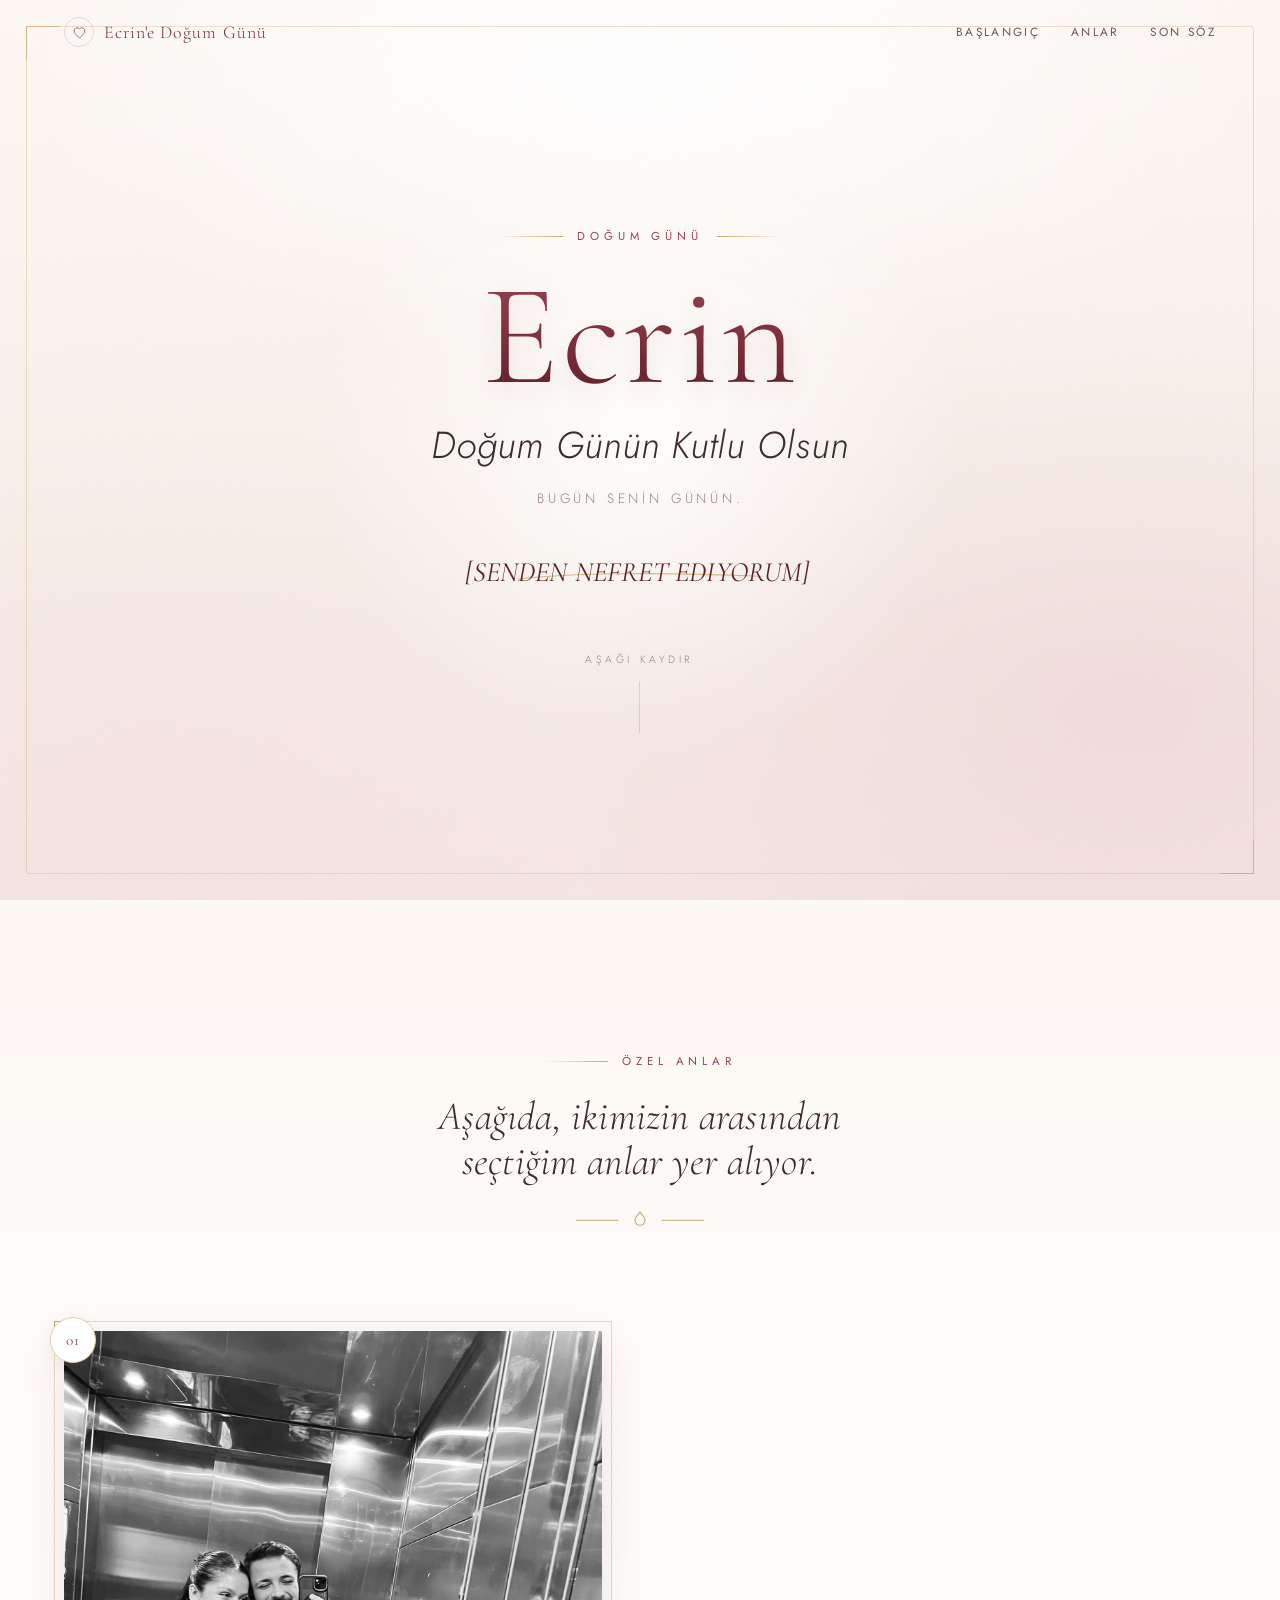
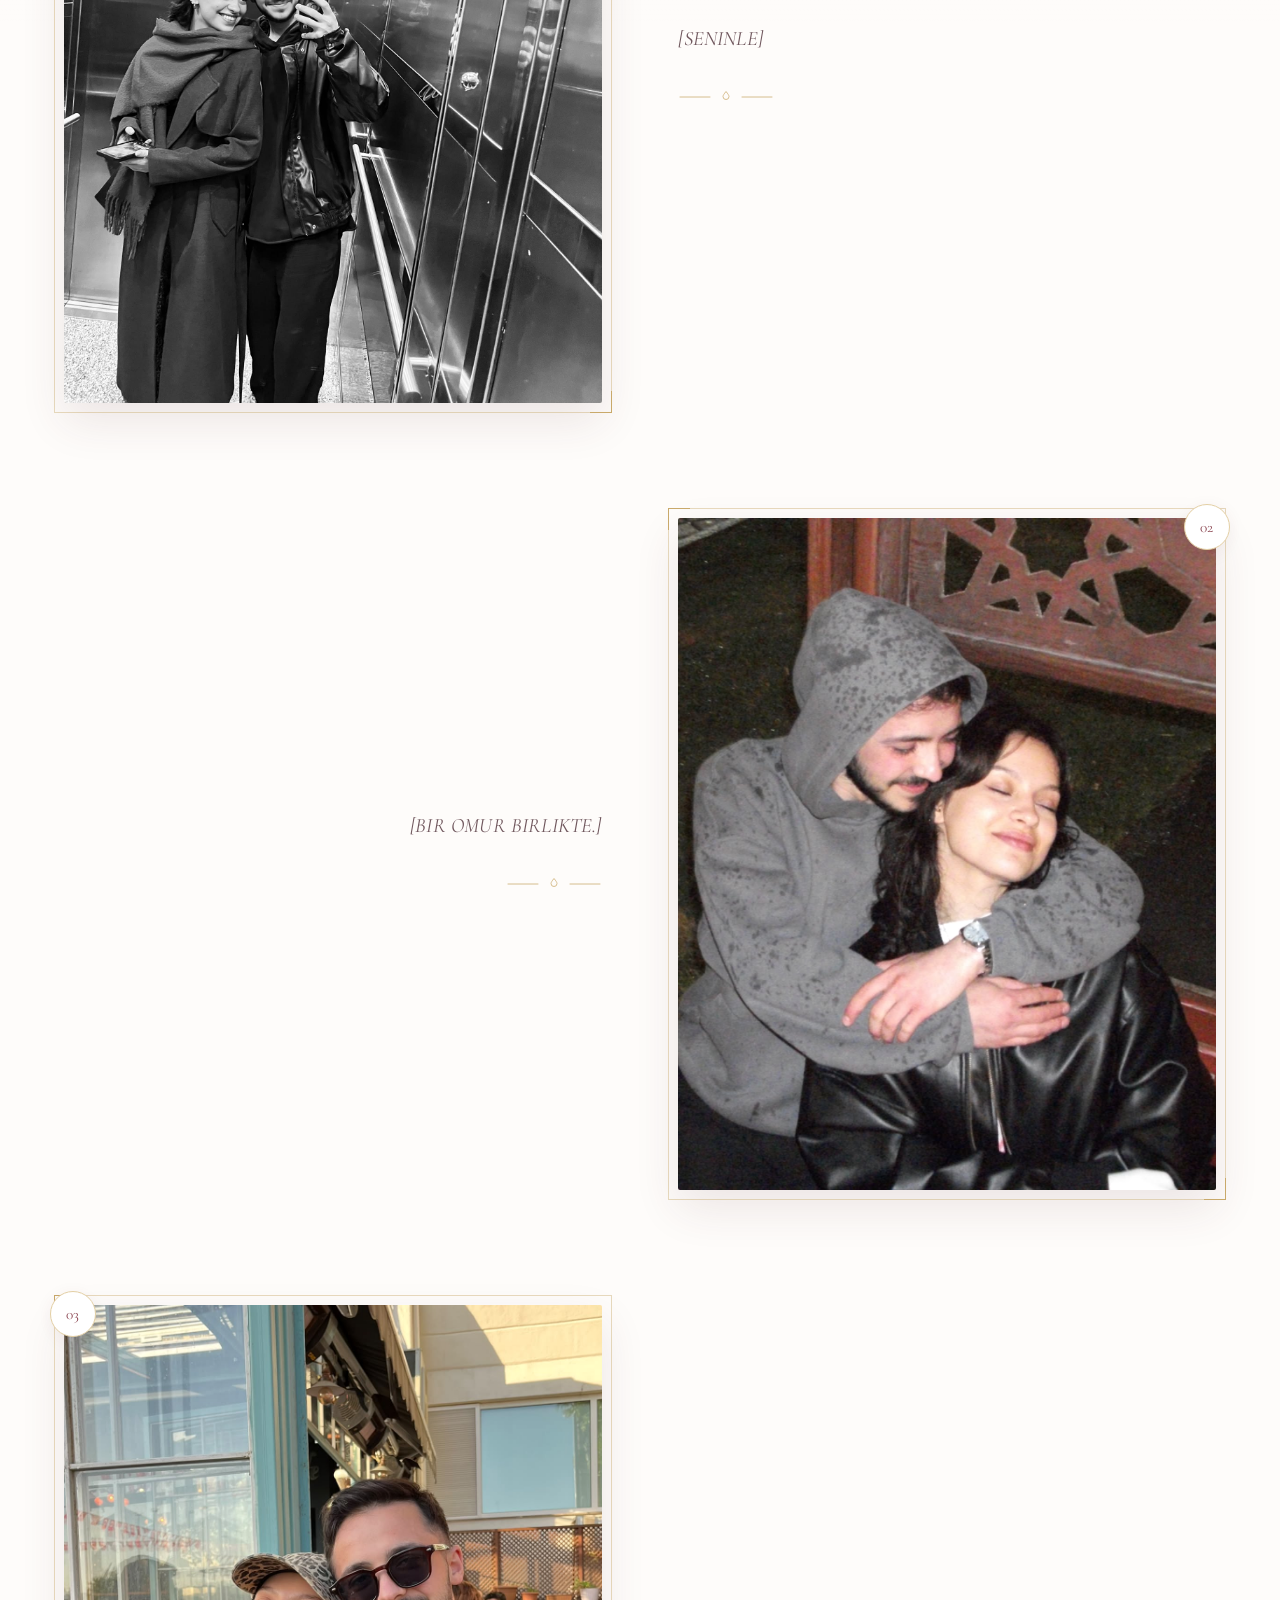
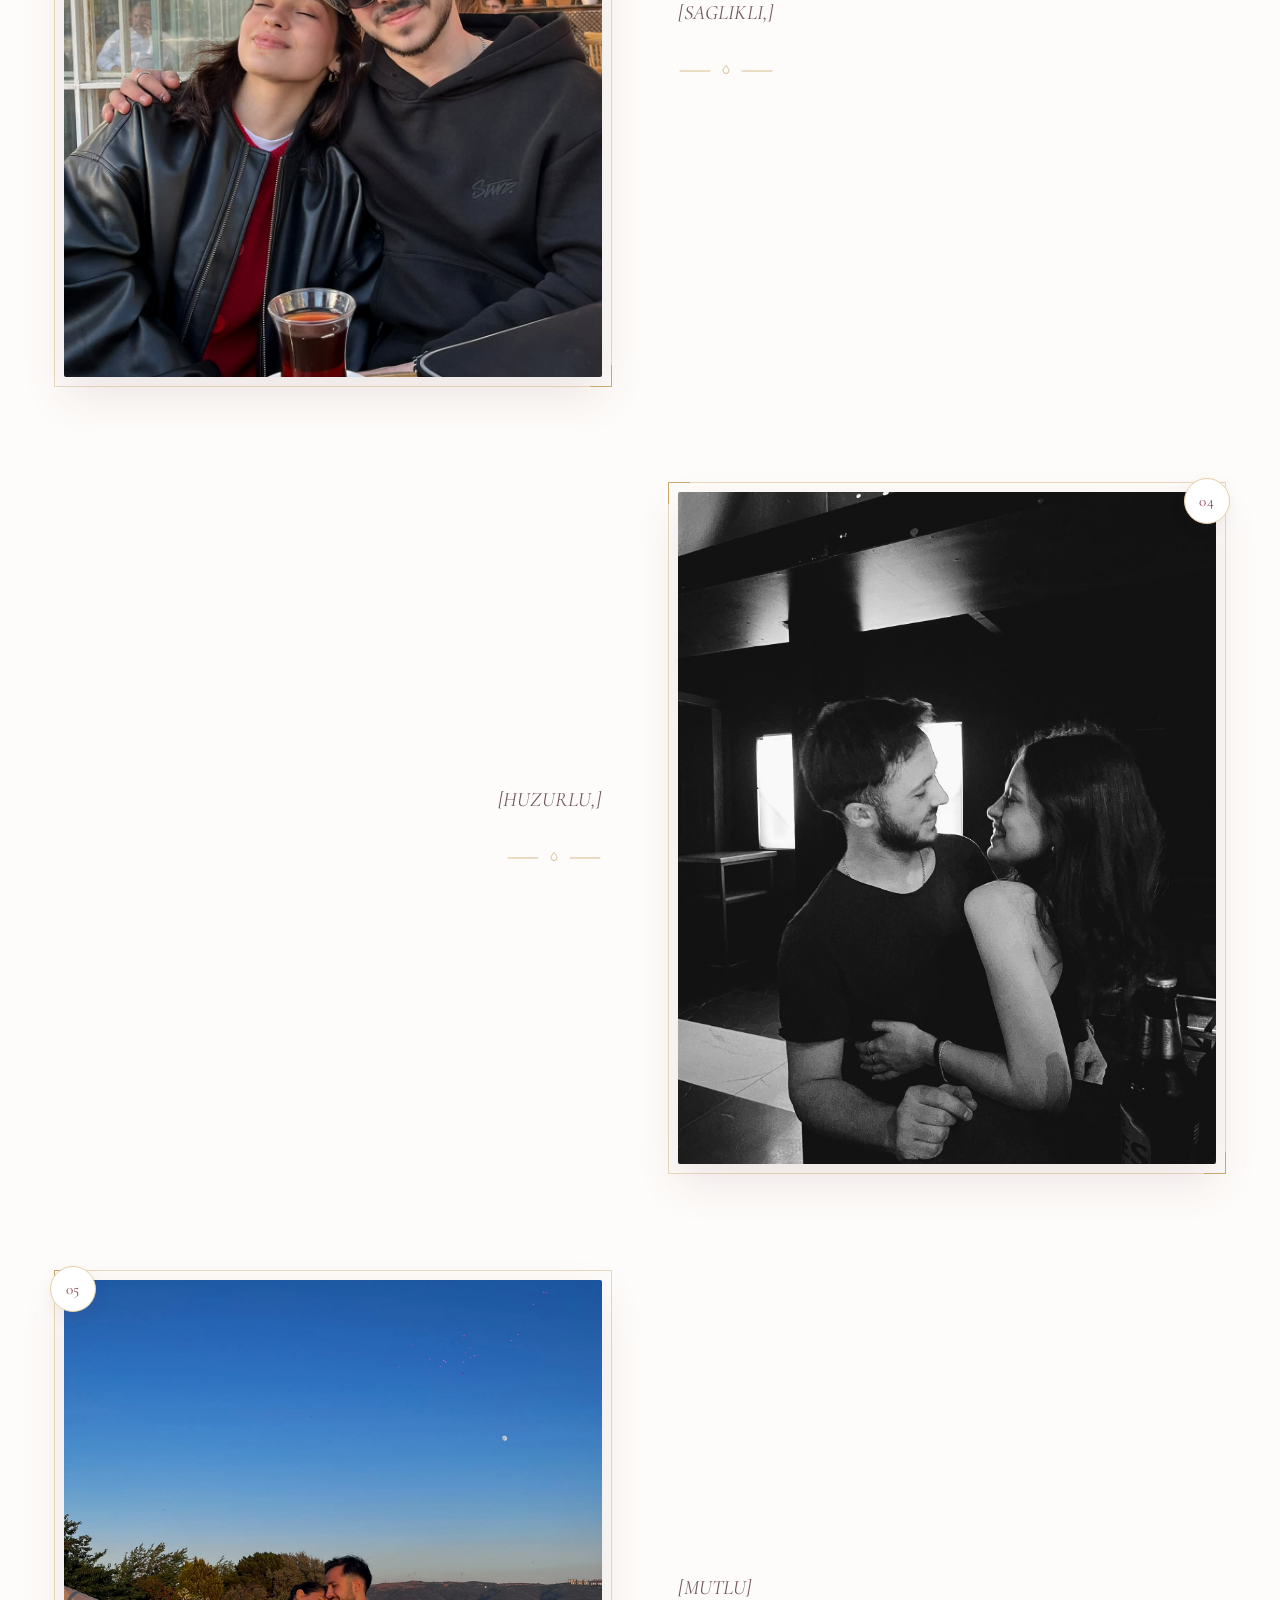
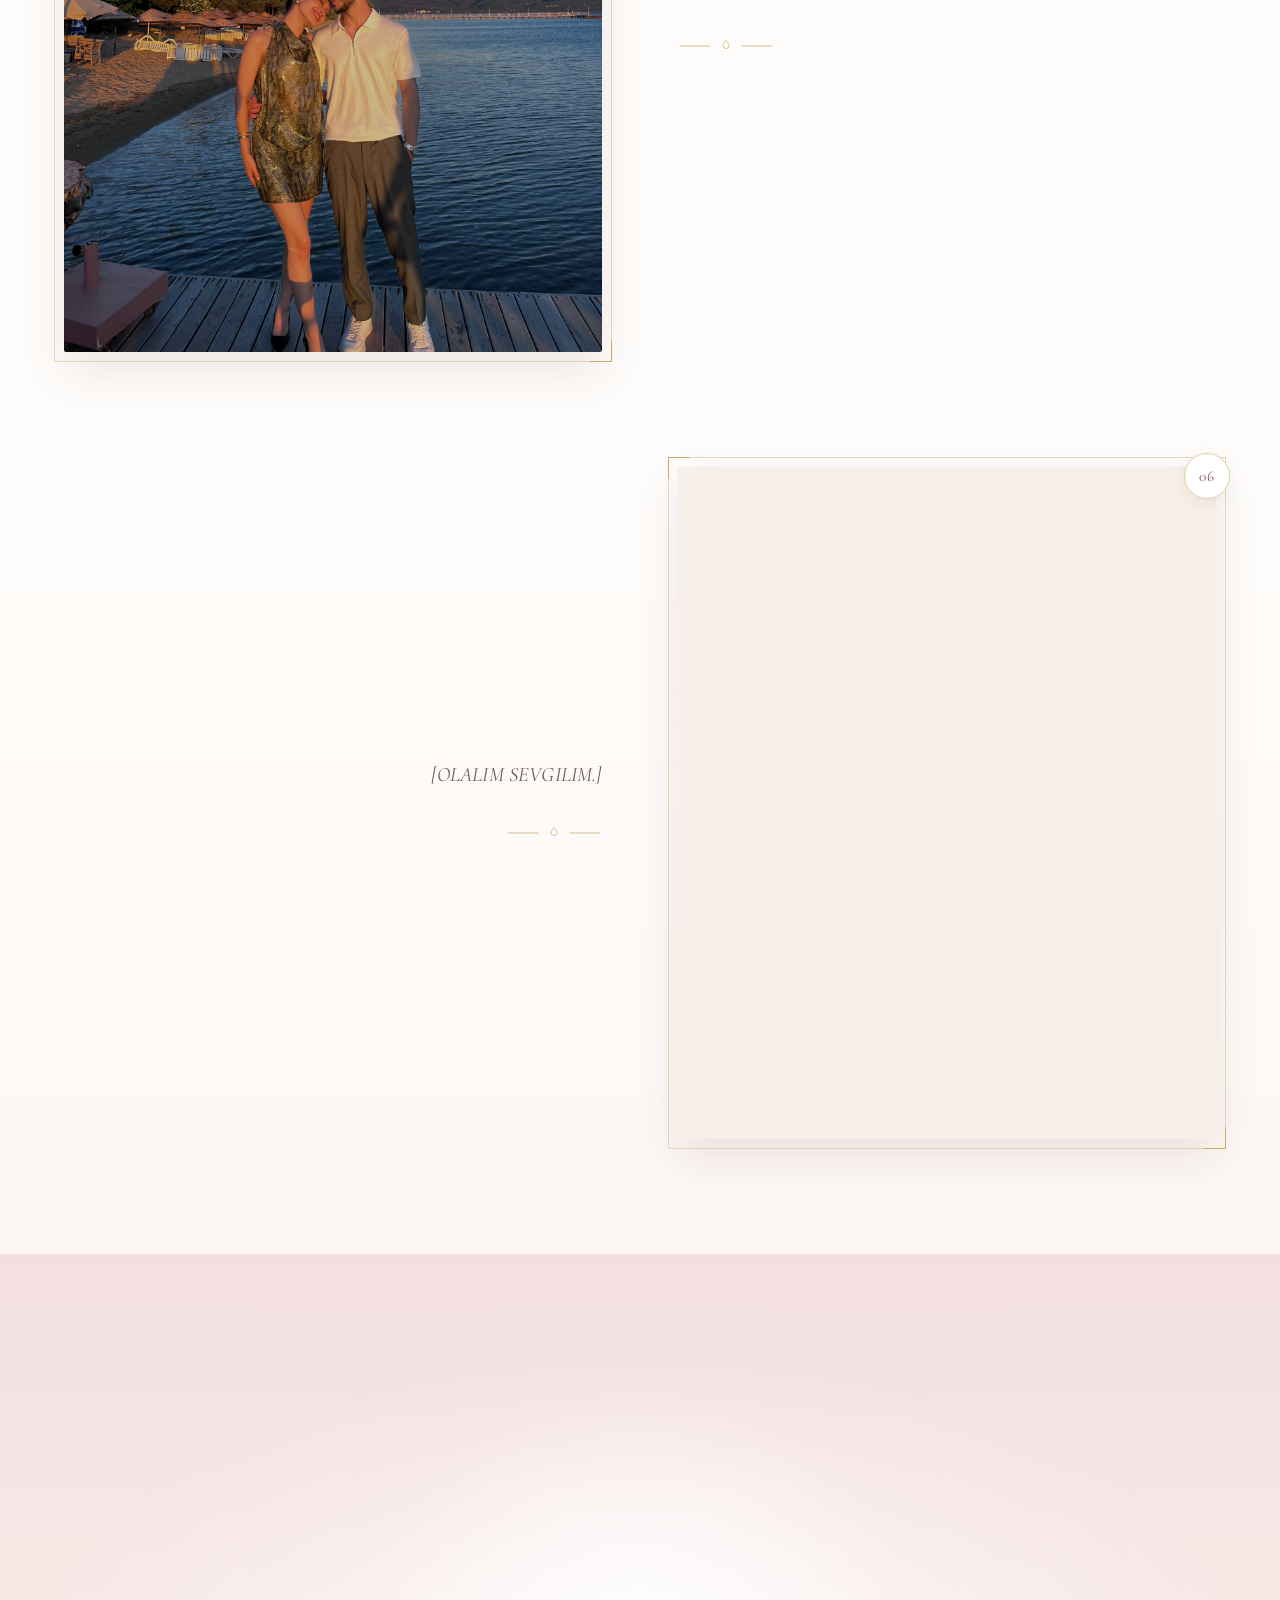
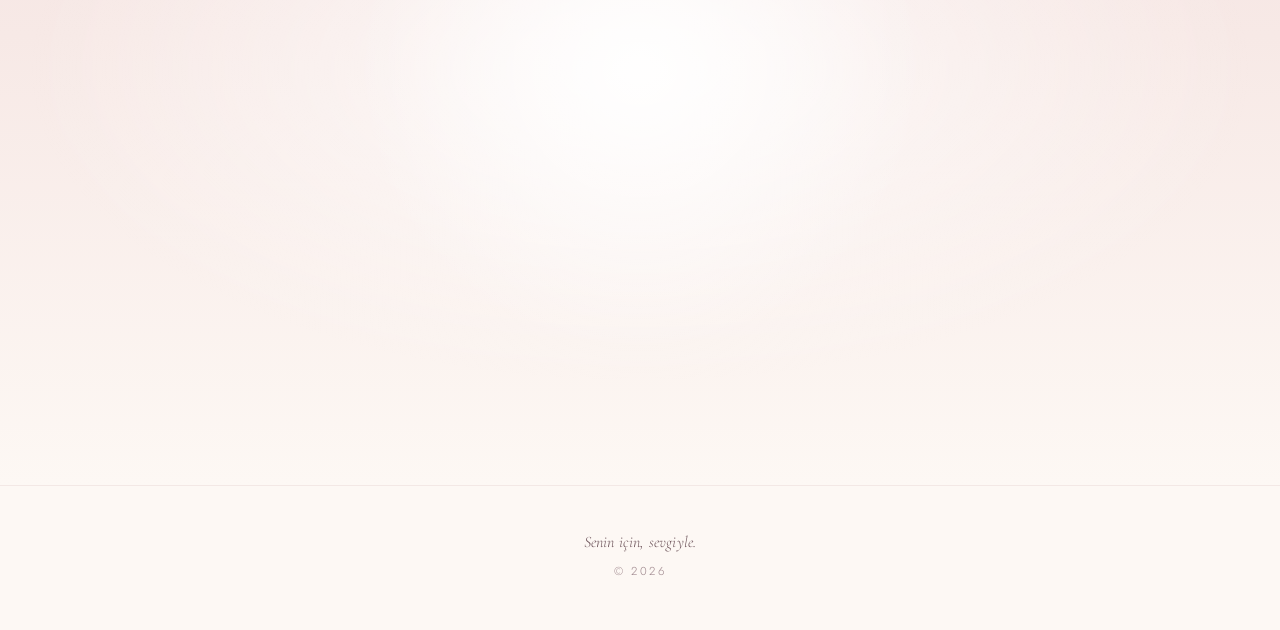
<file: _probe8.html>
<!DOCTYPE html>
<html lang="tr">
<head>
  <meta charset="UTF-8" />
  <meta name="viewport" content="width=device-width, initial-scale=1.0, viewport-fit=cover" />
  <meta name="theme-color" content="#fdf8f4" />
  <meta name="description" content="Ecrin'e hazırlanmış romantik doğum günü sayfası." />

  <title>Ecrin'e Doğum Günü</title>

  <!-- Sosyal paylaşım (Open Graph) -->
  <meta property="og:type" content="website" />
  <meta property="og:title" content="Ecrin'e Doğum Günü" />
  <meta property="og:description" content="Senin için yazılmış küçük bir mektup." />

  <!-- Google Fonts (çevrimdışıysa sistem fontlarına düşer) -->
  <link rel="preconnect" href="https://fonts.googleapis.com" />
  <link rel="preconnect" href="https://fonts.gstatic.com" crossorigin />
  <link href="https://fonts.googleapis.com/css2?family=Cormorant+Garamond:ital,wght@0,300;0,400;0,500;0,600;1,300;1,400&family=Jost:wght@200;300;400;500&display=swap" rel="stylesheet" />

  <link rel="stylesheet" href="style.css" />

  <script>
    /* İçerik dosyası klasik <script> olarak yüklenir (fetch kullanılmaz),
       böylece index.html doğrudan çift tıklandığında da çalışır. */
    document.documentElement.className += ' js';
  </script>
</head>

<body>

  <!-- Sayfa içi dekorasyon katmanı -->
  <div class="grain" aria-hidden="true"></div>
  <div class="vignette" aria-hidden="true"></div>

  <!-- Üst çubuk (sabit) -->
  <header class="topbar" id="topbar">
    <a class="topbar__brand" href="#hero">
      <span class="topbar__mark" aria-hidden="true">
        <svg viewBox="0 0 24 24" fill="none" stroke="currentColor" stroke-width="1.2">
          <path d="M12 20.5S3.5 15.2 3.5 9.4A4.9 4.9 0 0 1 12 6a4.9 4.9 0 0 1 8.5 3.4c0 5.8-8.5 11.1-8.5 11.1Z"/>
        </svg>
      </span>
      <span class="topbar__text" data-content="site.title">Ecrin'e Doğum Günü</span>
    </a>

    <nav class="topbar__nav" aria-label="Bölümler">
      <a href="#hero" class="topbar__link">Başlangıç</a>
      <a href="#memories" class="topbar__link">Anlar</a>
      <a href="#finale" class="topbar__link">Son Söz</a>
    </nav>
  </header>

  <!-- ==============================================================
       BÖLÜM 1 — HERO / AÇILIŞ
       ============================================================== -->
  <section class="hero" id="hero">
    <div class="hero__glow" aria-hidden="true"></div>

    <!-- uçuşan minik kalpler -->
    <div class="hero__petals" aria-hidden="true">
      <span class="petal" style="--x:8%;  --d:0s;    --s:.55; --dur:16s"></span>
      <span class="petal" style="--x:22%; --d:2.5s;  --s:.4;  --dur:19s"></span>
      <span class="petal" style="--x:38%; --d:1.2s;  --s:.62; --dur:21s"></span>
      <span class="petal" style="--x:54%; --d:3.4s;  --s:.38; --dur:17s"></span>
      <span class="petal" style="--x:69%; --d:.6s;   --s:.5;  --dur:20s"></span>
      <span class="petal" style="--x:83%; --d:4.1s;  --s:.45; --dur:18s"></span>
      <span class="petal" style="--x:94%; --d:2.1s;  --s:.33; --dur:22s"></span>
    </div>

    <div class="hero__inner">
      <p class="hero__eyebrow reveal" data-reveal="fade-up">
        <span class="rule" aria-hidden="true"></span>
        <span data-content="hero.eyebrow">Doğum Günü</span>
        <span class="rule" aria-hidden="true"></span>
      </p>

      <h1 class="hero__name reveal" data-reveal="fade-up" data-delay="120">
        <span class="hero__name-text" data-content="hero.name">Ecrin</span>
        <span class="hero__swoosh" aria-hidden="true">
          <svg viewBox="0 0 220 20" fill="none" preserveAspectRatio="none">
            <path d="M2 13C46 4 128 3 218 9" stroke="currentColor" stroke-width="1.6" stroke-linecap="round"/>
          </svg>
        </span>
      </h1>

      <p class="hero__heading reveal" data-reveal="fade-up" data-delay="220" data-content="hero.heading">
        Doğum Günün Kutlu Olsun
      </p>

      <p class="hero__subtitle reveal" data-reveal="fade-up" data-delay="300" data-content="hero.subtitle">
        Bugün senin günün.
      </p>

      <!-- YAZILAN (TYPEWRITER) MESAJ -->
      <div class="hero__typing reveal" data-reveal="fade-up" data-delay="420">
        <p class="typing" id="typing" aria-live="polite"><span class="typing__caret" aria-hidden="true"></span></p>
      </div>

      <!-- Aşağı kaydırma ipucu -->
      <a class="scroll-hint reveal" data-reveal="fade-up" data-delay="600" href="#memories" aria-label="Aşağı kaydır">
        <span class="scroll-hint__label" data-content="hero.scrollHint">Aşağı kaydır</span>
        <span class="scroll-hint__line" aria-hidden="true"><i></i></span>
      </a>
    </div>

    <div class="hero__frame" aria-hidden="true"></div>
  </section>

  <main>
    <!-- ============================================================
         BÖLÜM 2 — ÖZEL ANLAR (GALERİ)
         ============================================================ -->
    <section class="memories" id="memories">
      <div class="section-head">
        <p class="section-head__eyebrow reveal" data-reveal="fade-up">
          <span class="rule" aria-hidden="true"></span>
          <span data-content="memories.heading">Özel Anlar</span>
        </p>
        <h2 class="section-head__title reveal" data-reveal="fade-up" data-delay="100" data-content="memories.intro">
          Aşağıda, ikimizin arasından seçtiğim anlar yer alıyor.
        </h2>
        <span class="section-head__ornament reveal" data-reveal="fade-up" data-delay="180" aria-hidden="true">
          <svg viewBox="0 0 120 24" fill="none">
            <path d="M2 12h38M80 12h38" stroke="currentColor" stroke-width="1" stroke-linecap="round"/>
            <path d="M60 4.5c3 3.6 4.6 6 4.6 7.5A4.6 4.6 0 0 1 60 16.6a4.6 4.6 0 0 1-4.6-4.6c0-1.5 1.6-3.9 4.6-7.5Z" stroke="currentColor" stroke-width="1"/>
          </svg>
        </span>
      </div>

      <!-- Bellek kartları script.js tarafından content.js'ten üretilir -->
      <div class="memory-list" id="memoryList">
        <noscript>
          <p class="noscript-note">
            Bu sayfanın anılar bölümünü görüntülemek için lütfen tarayıcınızda JavaScript'i etkinleştirin.
          </p>
        </noscript>
      </div>
    </section>




    <!-- ============================================================
         BÖLÜM 4 — SON MESAJ
         ============================================================ -->
    <section class="finale" id="finale">
      <div class="finale__glow" aria-hidden="true"></div>

      <div class="finale__inner">
        <p class="finale__eyebrow reveal" data-reveal="fade-up">
          <span class="rule" aria-hidden="true"></span>
          <span data-content="finale.eyebrow">Son Bir Söz</span>
          <span class="rule" aria-hidden="true"></span>
        </p>

        <h2 class="finale__heading reveal" data-reveal="fade-up" data-delay="100" data-content="finale.heading">
          Senin İçin
        </h2>

        <div class="finale__letter reveal" data-reveal="fade-up" data-delay="200">
          <p class="finale__message" id="finaleMessage" data-content="finale.message">
            [SON MESAJ BURAYA EKLENECEK]
          </p>
        </div>

        <div class="signature reveal" data-reveal="fade-up" data-delay="320">
          <span class="signature__label" data-content="finale.signatureLabel">Her şey senin için,</span>
          <span class="signature__name" data-content="finale.signature">Ecrin</span>
          <span class="signature__note" data-content="finale.signatureNote">Doğum günün kutlu olsun.</span>
        </div>

        <div class="finale__mark reveal" data-reveal="fade-up" data-delay="420" data-content="finale.closingMark" aria-hidden="true">
          ♥
        </div>
      </div>
    </section>
  </main>

  <!-- Alt bilgi -->
  <footer class="footer">
    <p class="footer__note" data-content="site.footerNote">Senin için, sevgiyle.</p>
    <p class="footer__year">© <span id="year">2026</span></p>
  </footer>

  <!-- Müzik düğmesi (sağ alt köşe) — otomatik başlatmaz -->
  <button class="music-btn" id="musicBtn" type="button" aria-pressed="false" hidden>
    <span class="music-btn__disc" aria-hidden="true">
      <span class="music-btn__ring"></span>
      <span class="music-btn__note">♪</span>
    </span>
    <span class="music-btn__label" data-content="music.playLabel">Müziği Aç</span>
  </button>

  <!-- Müzik dosyası (varsa) -->
  <audio id="bgMusic" preload="none" loop></audio>

  <!-- İçerik + scriptler -->
  <script src="content.js"></script>
  <script src="script.js"></script>
<script>
window.addEventListener('load',function(){
  document.documentElement.style.scrollBehavior='auto';
  var log=[];
  setTimeout(function(){
    window.scrollTo(0,1500);
    setTimeout(function(){
      var mems=document.querySelectorAll('.memory');
      log.push('--- BEFORE (transition active) ---');
      for(var i=0;i<3;i++){ log.push('  mem'+i+' isVisible='+mems[i].classList.contains('is-visible')+' opacity='+getComputedStyle(mems[i]).opacity+' transition='+getComputedStyle(mems[i]).transitionProperty); }
      log.push('--- DISABLING transition, then re-reading ---');
      var all=document.querySelectorAll('.reveal, .memory__figure, .memory__body');
      for(var j=0;j<all.length;j++){ all[j].style.transition='none'; }
      void document.body.offsetHeight;
      log.push('--- AFTER (transition:none) ---');
      for(var k=0;k<3;k++){ log.push('  mem'+k+' isVisible='+mems[k].classList.contains('is-visible')+' opacity='+getComputedStyle(mems[k]).opacity); }
      var fig=mems[0].querySelector('.memory__figure'), bod=mems[0].querySelector('.memory__body');
      log.push('  mem0 figure opacity='+getComputedStyle(fig).opacity+' body opacity='+getComputedStyle(bod).opacity);
      var secs=document.querySelectorAll('.section-head__title');
      log.push('  sectionHead[0] isVisible='+secs[0].classList.contains('is-visible')+' opacity='+getComputedStyle(secs[0]).opacity);
      var d=document.createElement('pre'); d.id='__R8__'; d.textContent=log.join('\n'); document.body.appendChild(d);
    }, 2500);
  }, 1200);
});
</script></body>
</html>
</file>
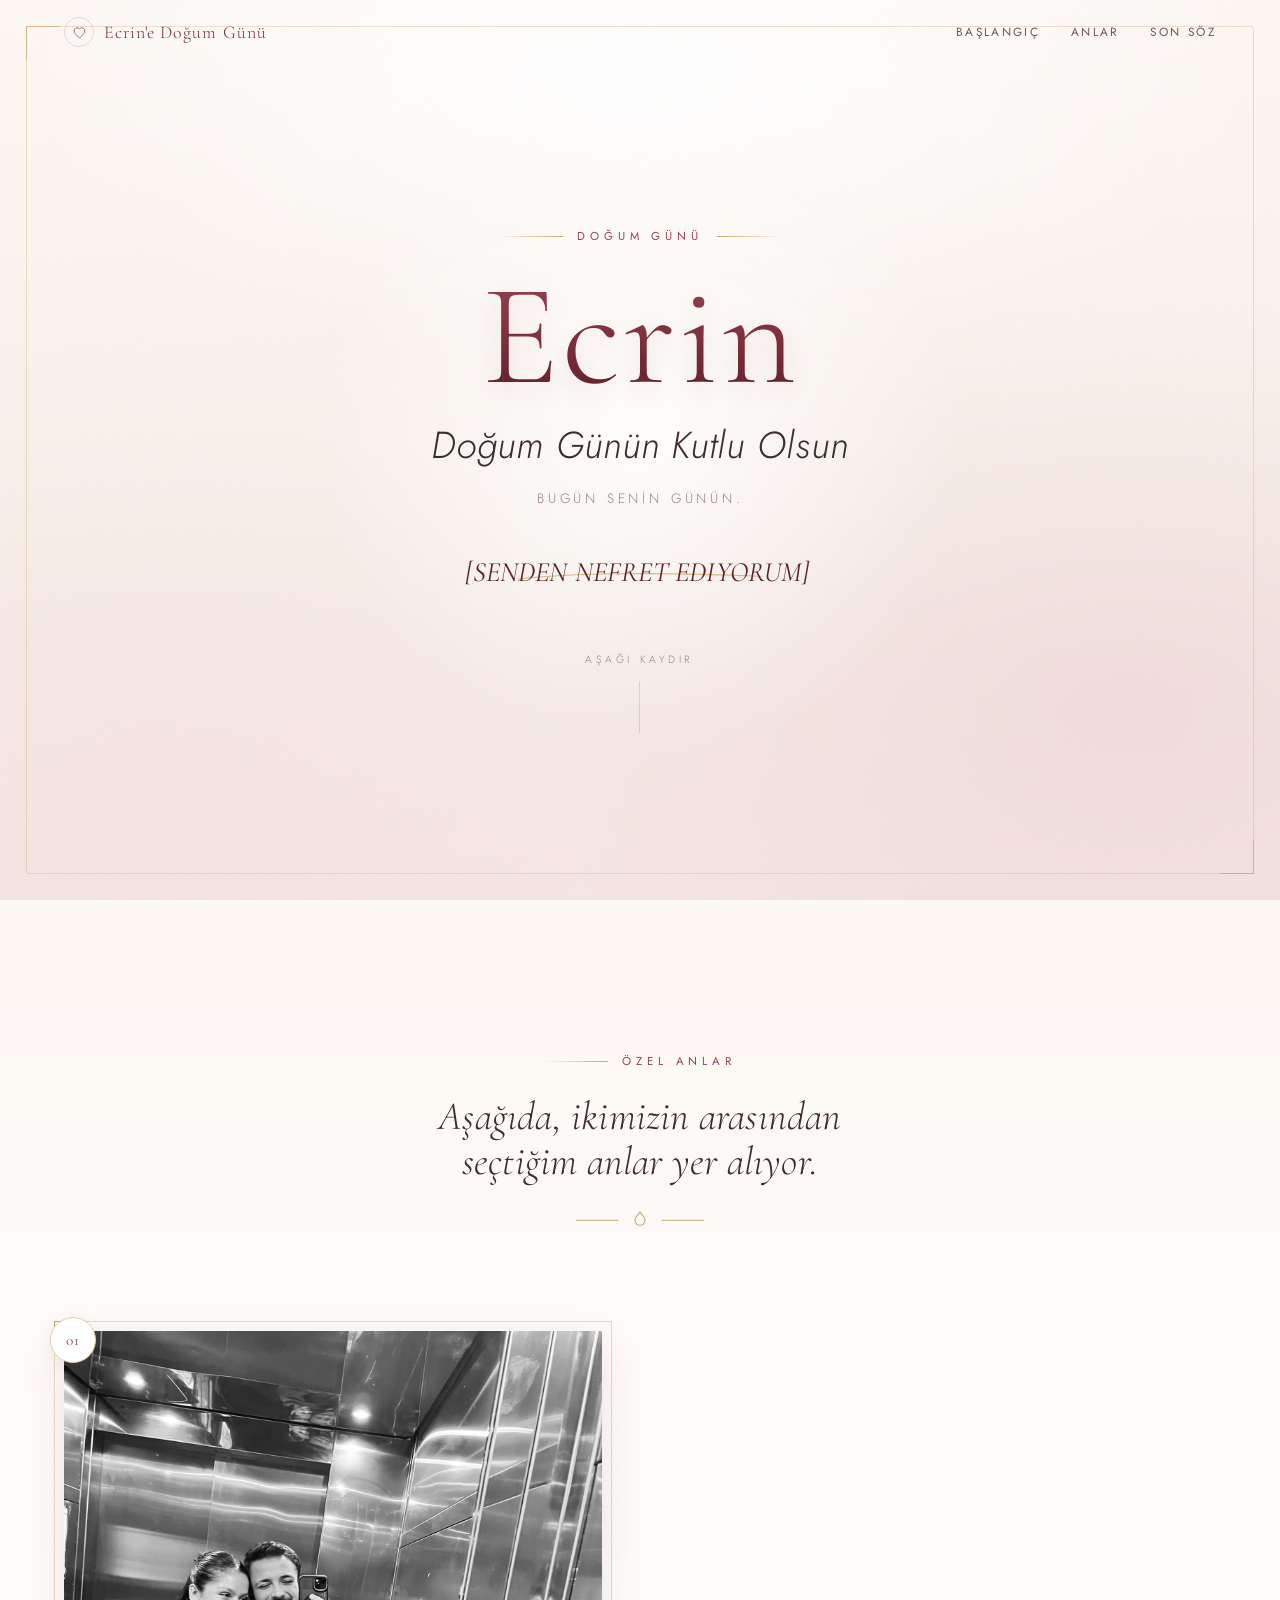
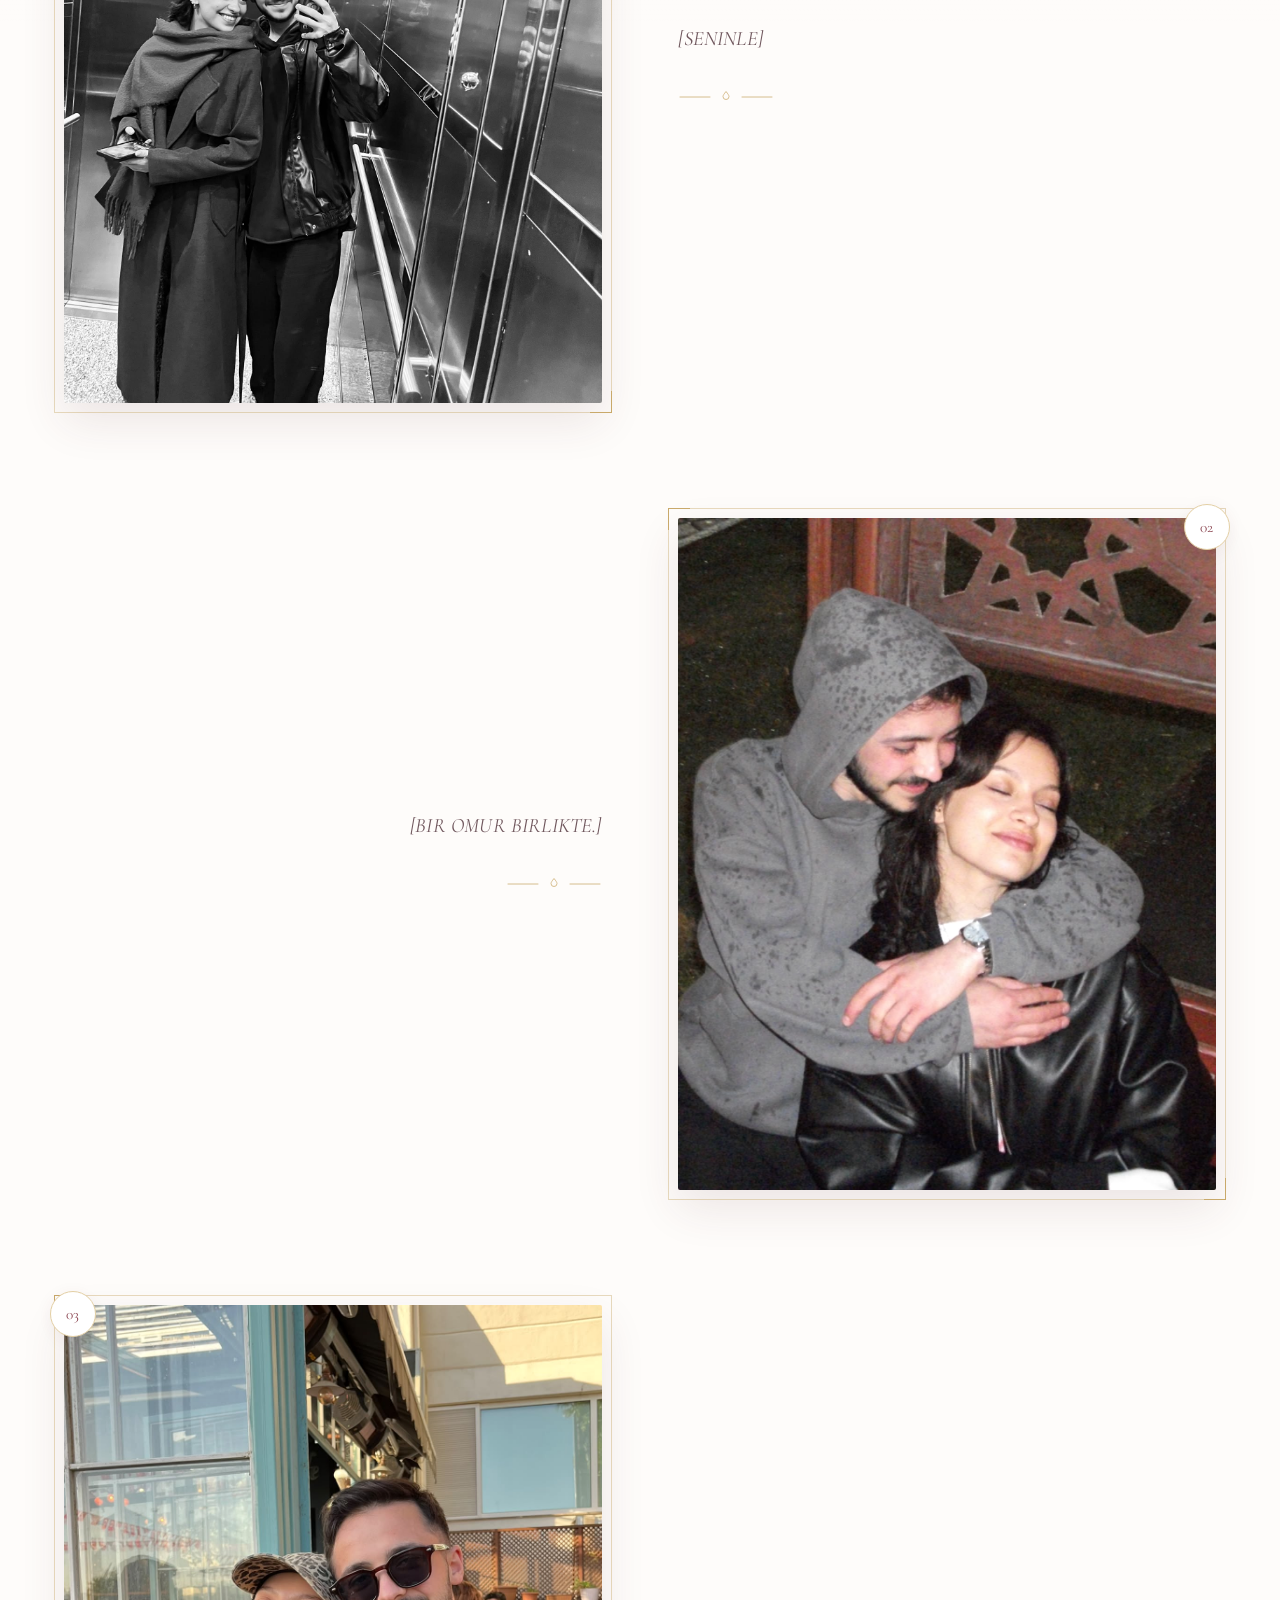
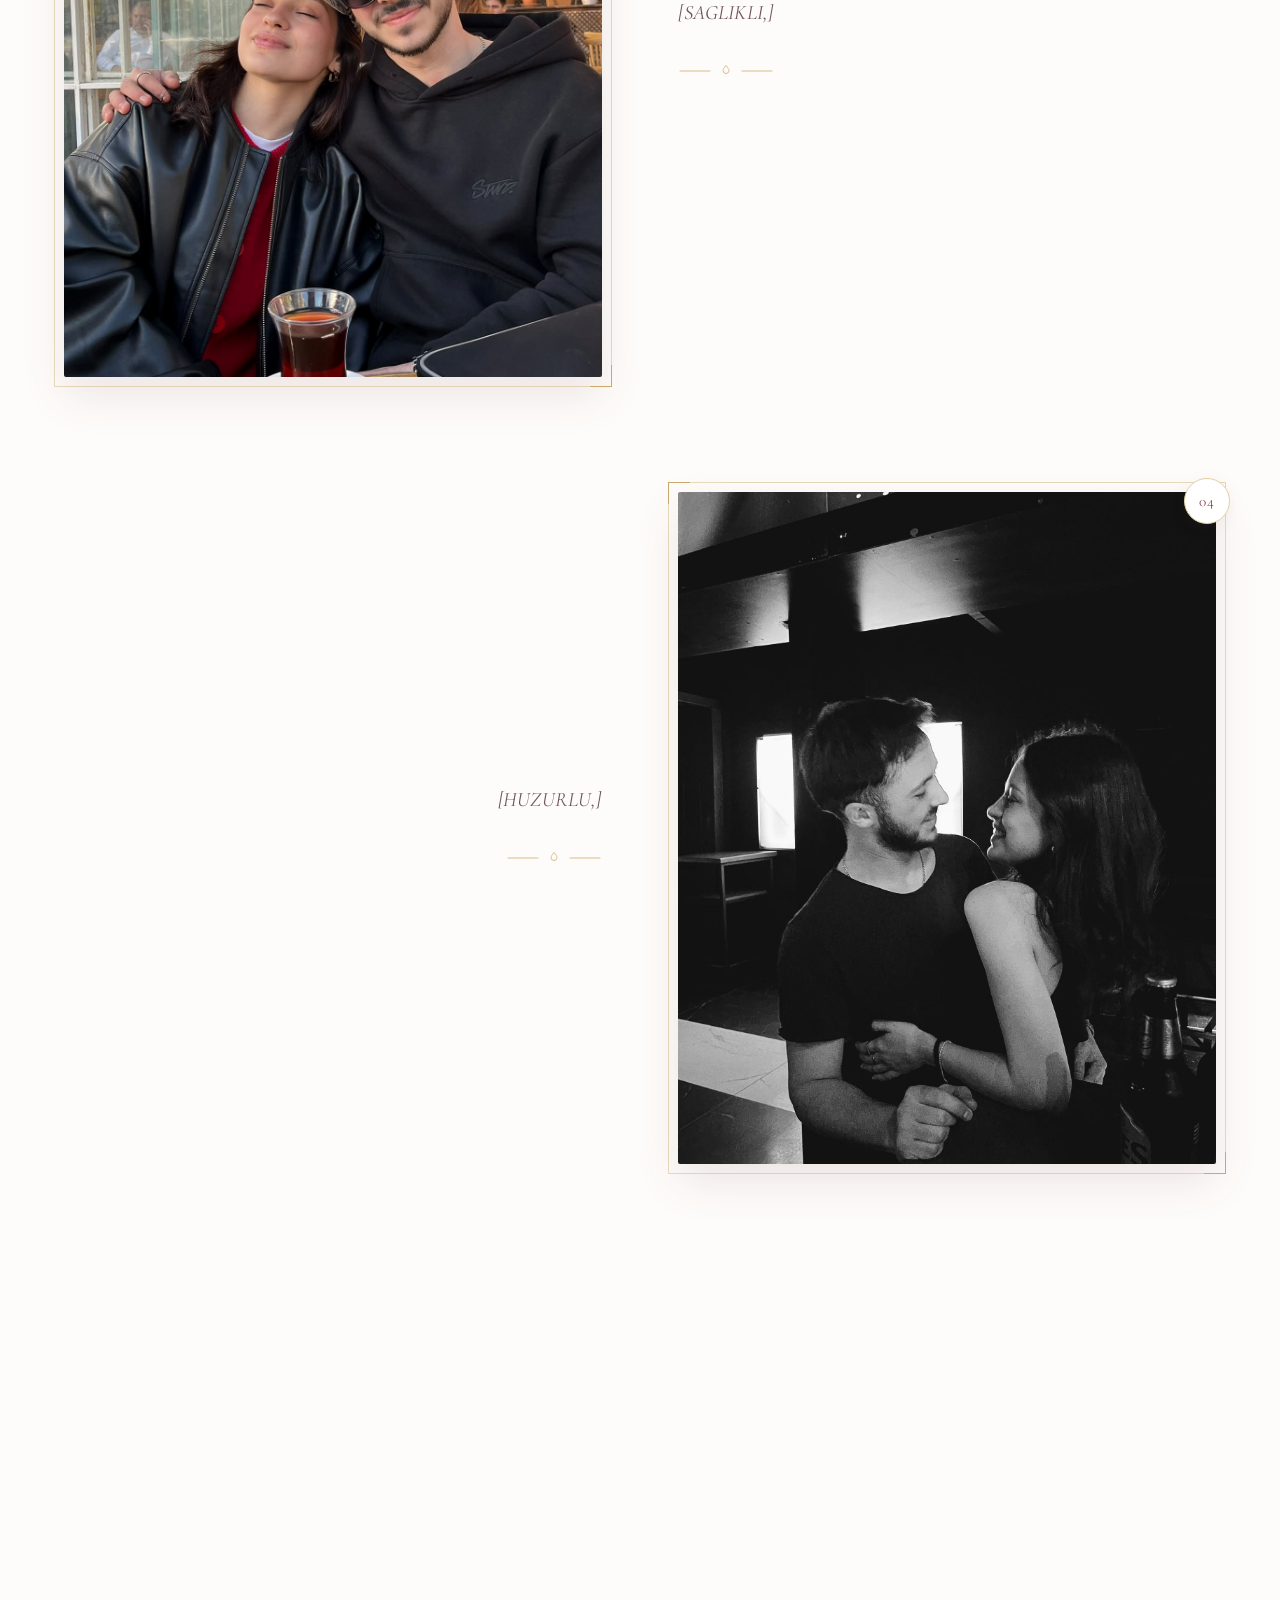
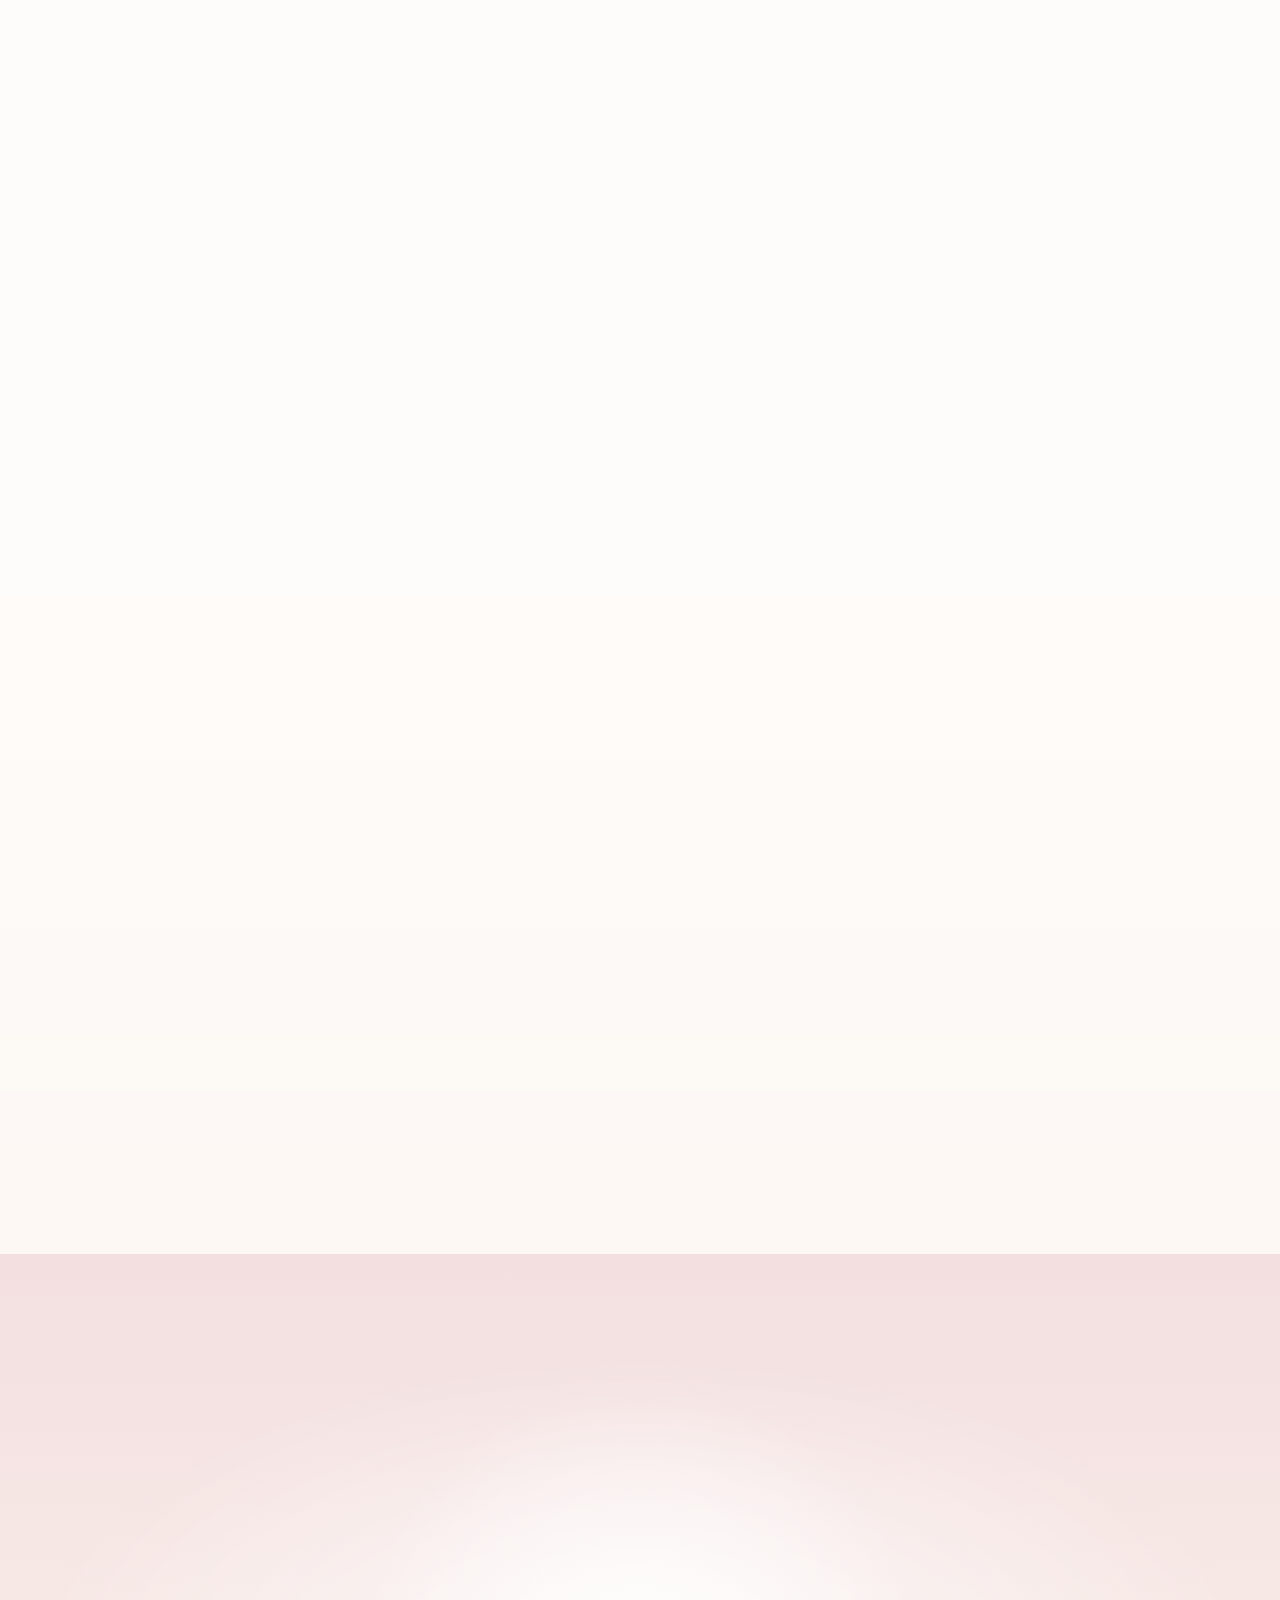
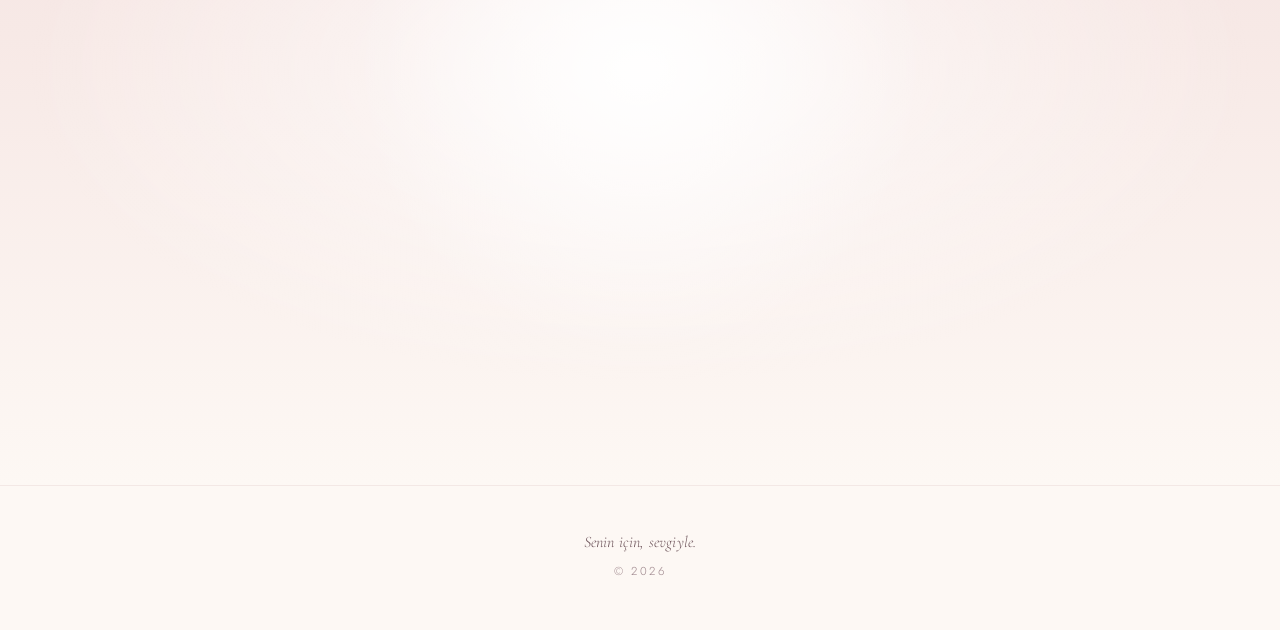
<file: _probe9.html>
<!DOCTYPE html>
<html lang="tr">
<head>
  <meta charset="UTF-8" />
  <meta name="viewport" content="width=device-width, initial-scale=1.0, viewport-fit=cover" />
  <meta name="theme-color" content="#fdf8f4" />
  <meta name="description" content="Ecrin'e hazırlanmış romantik doğum günü sayfası." />

  <title>Ecrin'e Doğum Günü</title>

  <!-- Sosyal paylaşım (Open Graph) -->
  <meta property="og:type" content="website" />
  <meta property="og:title" content="Ecrin'e Doğum Günü" />
  <meta property="og:description" content="Senin için yazılmış küçük bir mektup." />

  <!-- Google Fonts (çevrimdışıysa sistem fontlarına düşer) -->
  <link rel="preconnect" href="https://fonts.googleapis.com" />
  <link rel="preconnect" href="https://fonts.gstatic.com" crossorigin />
  <link href="https://fonts.googleapis.com/css2?family=Cormorant+Garamond:ital,wght@0,300;0,400;0,500;0,600;1,300;1,400&family=Jost:wght@200;300;400;500&display=swap" rel="stylesheet" />

  <link rel="stylesheet" href="style.css" />

  <script>
    /* İçerik dosyası klasik <script> olarak yüklenir (fetch kullanılmaz),
       böylece index.html doğrudan çift tıklandığında da çalışır. */
    document.documentElement.className += ' js';
  </script>
</head>

<body>

  <!-- Sayfa içi dekorasyon katmanı -->
  <div class="grain" aria-hidden="true"></div>
  <div class="vignette" aria-hidden="true"></div>

  <!-- Üst çubuk (sabit) -->
  <header class="topbar" id="topbar">
    <a class="topbar__brand" href="#hero">
      <span class="topbar__mark" aria-hidden="true">
        <svg viewBox="0 0 24 24" fill="none" stroke="currentColor" stroke-width="1.2">
          <path d="M12 20.5S3.5 15.2 3.5 9.4A4.9 4.9 0 0 1 12 6a4.9 4.9 0 0 1 8.5 3.4c0 5.8-8.5 11.1-8.5 11.1Z"/>
        </svg>
      </span>
      <span class="topbar__text" data-content="site.title">Ecrin'e Doğum Günü</span>
    </a>

    <nav class="topbar__nav" aria-label="Bölümler">
      <a href="#hero" class="topbar__link">Başlangıç</a>
      <a href="#memories" class="topbar__link">Anlar</a>
      <a href="#finale" class="topbar__link">Son Söz</a>
    </nav>
  </header>

  <!-- ==============================================================
       BÖLÜM 1 — HERO / AÇILIŞ
       ============================================================== -->
  <section class="hero" id="hero">
    <div class="hero__glow" aria-hidden="true"></div>

    <!-- uçuşan minik kalpler -->
    <div class="hero__petals" aria-hidden="true">
      <span class="petal" style="--x:8%;  --d:0s;    --s:.55; --dur:16s"></span>
      <span class="petal" style="--x:22%; --d:2.5s;  --s:.4;  --dur:19s"></span>
      <span class="petal" style="--x:38%; --d:1.2s;  --s:.62; --dur:21s"></span>
      <span class="petal" style="--x:54%; --d:3.4s;  --s:.38; --dur:17s"></span>
      <span class="petal" style="--x:69%; --d:.6s;   --s:.5;  --dur:20s"></span>
      <span class="petal" style="--x:83%; --d:4.1s;  --s:.45; --dur:18s"></span>
      <span class="petal" style="--x:94%; --d:2.1s;  --s:.33; --dur:22s"></span>
    </div>

    <div class="hero__inner">
      <p class="hero__eyebrow reveal" data-reveal="fade-up">
        <span class="rule" aria-hidden="true"></span>
        <span data-content="hero.eyebrow">Doğum Günü</span>
        <span class="rule" aria-hidden="true"></span>
      </p>

      <h1 class="hero__name reveal" data-reveal="fade-up" data-delay="120">
        <span class="hero__name-text" data-content="hero.name">Ecrin</span>
        <span class="hero__swoosh" aria-hidden="true">
          <svg viewBox="0 0 220 20" fill="none" preserveAspectRatio="none">
            <path d="M2 13C46 4 128 3 218 9" stroke="currentColor" stroke-width="1.6" stroke-linecap="round"/>
          </svg>
        </span>
      </h1>

      <p class="hero__heading reveal" data-reveal="fade-up" data-delay="220" data-content="hero.heading">
        Doğum Günün Kutlu Olsun
      </p>

      <p class="hero__subtitle reveal" data-reveal="fade-up" data-delay="300" data-content="hero.subtitle">
        Bugün senin günün.
      </p>

      <!-- YAZILAN (TYPEWRITER) MESAJ -->
      <div class="hero__typing reveal" data-reveal="fade-up" data-delay="420">
        <p class="typing" id="typing" aria-live="polite"><span class="typing__caret" aria-hidden="true"></span></p>
      </div>

      <!-- Aşağı kaydırma ipucu -->
      <a class="scroll-hint reveal" data-reveal="fade-up" data-delay="600" href="#memories" aria-label="Aşağı kaydır">
        <span class="scroll-hint__label" data-content="hero.scrollHint">Aşağı kaydır</span>
        <span class="scroll-hint__line" aria-hidden="true"><i></i></span>
      </a>
    </div>

    <div class="hero__frame" aria-hidden="true"></div>
  </section>

  <main>
    <!-- ============================================================
         BÖLÜM 2 — ÖZEL ANLAR (GALERİ)
         ============================================================ -->
    <section class="memories" id="memories">
      <div class="section-head">
        <p class="section-head__eyebrow reveal" data-reveal="fade-up">
          <span class="rule" aria-hidden="true"></span>
          <span data-content="memories.heading">Özel Anlar</span>
        </p>
        <h2 class="section-head__title reveal" data-reveal="fade-up" data-delay="100" data-content="memories.intro">
          Aşağıda, ikimizin arasından seçtiğim anlar yer alıyor.
        </h2>
        <span class="section-head__ornament reveal" data-reveal="fade-up" data-delay="180" aria-hidden="true">
          <svg viewBox="0 0 120 24" fill="none">
            <path d="M2 12h38M80 12h38" stroke="currentColor" stroke-width="1" stroke-linecap="round"/>
            <path d="M60 4.5c3 3.6 4.6 6 4.6 7.5A4.6 4.6 0 0 1 60 16.6a4.6 4.6 0 0 1-4.6-4.6c0-1.5 1.6-3.9 4.6-7.5Z" stroke="currentColor" stroke-width="1"/>
          </svg>
        </span>
      </div>

      <!-- Bellek kartları script.js tarafından content.js'ten üretilir -->
      <div class="memory-list" id="memoryList">
        <noscript>
          <p class="noscript-note">
            Bu sayfanın anılar bölümünü görüntülemek için lütfen tarayıcınızda JavaScript'i etkinleştirin.
          </p>
        </noscript>
      </div>
    </section>




    <!-- ============================================================
         BÖLÜM 4 — SON MESAJ
         ============================================================ -->
    <section class="finale" id="finale">
      <div class="finale__glow" aria-hidden="true"></div>

      <div class="finale__inner">
        <p class="finale__eyebrow reveal" data-reveal="fade-up">
          <span class="rule" aria-hidden="true"></span>
          <span data-content="finale.eyebrow">Son Bir Söz</span>
          <span class="rule" aria-hidden="true"></span>
        </p>

        <h2 class="finale__heading reveal" data-reveal="fade-up" data-delay="100" data-content="finale.heading">
          Senin İçin
        </h2>

        <div class="finale__letter reveal" data-reveal="fade-up" data-delay="200">
          <p class="finale__message" id="finaleMessage" data-content="finale.message">
            [SON MESAJ BURAYA EKLENECEK]
          </p>
        </div>

        <div class="signature reveal" data-reveal="fade-up" data-delay="320">
          <span class="signature__label" data-content="finale.signatureLabel">Her şey senin için,</span>
          <span class="signature__name" data-content="finale.signature">Ecrin</span>
          <span class="signature__note" data-content="finale.signatureNote">Doğum günün kutlu olsun.</span>
        </div>

        <div class="finale__mark reveal" data-reveal="fade-up" data-delay="420" data-content="finale.closingMark" aria-hidden="true">
          ♥
        </div>
      </div>
    </section>
  </main>

  <!-- Alt bilgi -->
  <footer class="footer">
    <p class="footer__note" data-content="site.footerNote">Senin için, sevgiyle.</p>
    <p class="footer__year">© <span id="year">2026</span></p>
  </footer>

  <!-- Müzik düğmesi (sağ alt köşe) — otomatik başlatmaz -->
  <button class="music-btn" id="musicBtn" type="button" aria-pressed="false" hidden>
    <span class="music-btn__disc" aria-hidden="true">
      <span class="music-btn__ring"></span>
      <span class="music-btn__note">♪</span>
    </span>
    <span class="music-btn__label" data-content="music.playLabel">Müziği Aç</span>
  </button>

  <!-- Müzik dosyası (varsa) -->
  <audio id="bgMusic" preload="none" loop></audio>

  <!-- İçerik + scriptler -->
  <script src="content.js"></script>
  <script src="script.js"></script>
<script>
function snap(label, log){
  var revs = document.querySelectorAll('.reveal');
  var out = [];
  out.push('=== ' + label + ' (scrollY=' + Math.round(window.scrollY) + ') ===');
  var vis=0, hidden=[];
  for (var i=0;i<revs.length;i++){
    var e = revs[i];
    var cls = e.className.replace(/ reveal| is-visible/g,'');
    var isv = e.classList.contains('is-visible');
    var op = getComputedStyle(e).opacity;
    if (isv) vis++;
    if (!isv) hidden.push(cls);
    out.push('  ' + (isv?'VIS':'---') + ' op=' + op + ' ' + cls);
  }
  out.push('  visibleCount=' + vis + ' | notVisible=' + (hidden.join(', ')||'none'));
  var mems = document.querySelectorAll('.memory');
  for (var m=0;m<mems.length;m++){
    var f = mems[m].querySelector('.memory__figure'), b = mems[m].querySelector('.memory__body');
    out.push('  mem'+m+' cardOp=' + getComputedStyle(mems[m]).opacity + ' figOp=' + (f?getComputedStyle(f).opacity:'n/a') + ' bodyOp=' + (b?getComputedStyle(b).opacity:'n/a'));
  }
  log.push(out.join('\n'));
}
window.addEventListener('load', function(){
  var log = [];
  document.documentElement.style.scrollBehavior = 'auto';
  setTimeout(function(){
    // kademeli kaydırma (IO'nun her kartı görmesi için)
    var y = 0;
    (function step(){
      y += 250;
      window.scrollTo(0, y);
      if (y < 2400) { setTimeout(step, 60); }
      else { setTimeout(check, 400); }
    })();
    function check(){
      snap('T+400ms after scroll (transition should be running)', log);
      setTimeout(function(){
        snap('T+3000ms after scroll (transition should be DONE)', log);
        var all = document.querySelectorAll('.reveal, .memory__figure, .memory__body');
        for (var j=0;j<all.length;j++){ all[j].style.transition = 'none'; }
        void document.body.offsetHeight;
        setTimeout(function(){
          snap('AFTER forcing transition:none (final CSS values)', log);
          var d = document.createElement('pre'); d.id='__R9__'; d.textContent = log.join('\n'); document.body.appendChild(d);
        }, 300);
      }, 2600);
    }
  }, 1500);
});
</script></body>
</html>
</file>
<file: style.css>
/* =====================================================================
   ECRIN — DOĞUM GÜNÜ SAYFASI | style.css
   ---------------------------------------------------------------------
   Renk paleti:
     --cream    : krem zemin
     --blush    : soluk gül
     --white    : saf beyaz
     --burgundy : muted şarampol (başlıklar vurgular)
     --gold     : sıcak altın detaylar
   ===================================================================== */

/* ---------- 1) DEĞİŞKENLER ---------- */
:root {
  --cream:      #fdf8f4;
  --cream-2:    #f7efe8;
  --blush:      #f3dfe0;
  --blush-2:    #e9c9cc;
  --white:      #ffffff;

  --burgundy:   #7d2f3c;
  --burgundy-2: #9c4453;
  --burgundy-3: #5c2029;

  --ink:        #3f2b2f;
  --ink-soft:   #6f565c;
  --ink-mute:   #9b8389;

  --gold:       #c9a96a;
  --gold-soft:  #e3cfa4;

  --line:       rgba(125, 47, 60, 0.16);
  --line-soft:  rgba(125, 47, 60, 0.08);

  --shadow-sm:  0 4px 18px rgba(93, 45, 56, 0.07);
  --shadow-md:  0 18px 46px rgba(93, 45, 56, 0.11);
  --shadow-lg:  0 30px 80px rgba(93, 45, 56, 0.16);

  --serif: "Cormorant Garamond", "Iowan Old Style", "Palatino Linotype",
           Palatino, "Times New Roman", Georgia, serif;
  --sans:  "Jost", "Avenir Next", "Segoe UI", "Helvetica Neue", Arial, sans-serif;

  --ease:  cubic-bezier(0.22, 0.61, 0.36, 1);
  --ease-out: cubic-bezier(0.16, 1, 0.3, 1);

  --wrap: 1180px;
  --gut: clamp(1.25rem, 5vw, 4.5rem);

  --topbar-h: 66px;
}

/* ---------- 2) SIFIRLAMA & TEMEL ---------- */
*, *::before, *::after { box-sizing: border-box; }

html {
  scroll-behavior: smooth;
  -webkit-text-size-adjust: 100%;
}

html, body {
  max-width: 100%;
  overflow-x: hidden;          /* yatay kaydırma engellendi */
}

body {
  margin: 0;
  background: var(--cream);
  color: var(--ink);
  font-family: var(--sans);
  font-weight: 300;
  font-size: clamp(1rem, 0.96rem + 0.2vw, 1.075rem);
  line-height: 1.75;
  letter-spacing: 0.01em;
  -webkit-font-smoothing: antialiased;
  -moz-osx-font-smoothing: grayscale;
  overflow-x: hidden;
}

img { max-width: 100%; height: auto; display: block; }

a { color: inherit; text-decoration: none; }

button {
  font: inherit;
  color: inherit;
  border: 0;
  background: none;
  cursor: pointer;
}

h1, h2, h3 {
  font-family: var(--serif);
  font-weight: 300;
  line-height: 1.12;
  margin: 0;
  color: var(--burgundy);
  letter-spacing: 0.005em;
}

/* ---------- 3) DEKORASYON KATMANLARI ---------- */
.grain {
  position: fixed;
  inset: 0;
  z-index: 60;
  pointer-events: none;
  opacity: 0.5;
  mix-blend-mode: multiply;
  background-image: url("data:image/svg+xml,%3Csvg xmlns='http://www.w3.org/2000/svg' width='160' height='160'%3E%3Cfilter id='n'%3E%3CfeTurbulence type='fractalNoise' baseFrequency='0.85' numOctaves='3'/%3E%3C/filter%3E%3Crect width='160' height='160' filter='url(%23n)' opacity='0.055'/%3E%3C/svg%3E");
}

.vignette {
  position: fixed;
  inset: 0;
  z-index: 0;
  pointer-events: none;
  background:
    radial-gradient(120% 80% at 50% 0%, rgba(255,255,255,0.55) 0%, rgba(255,255,255,0) 60%),
    radial-gradient(100% 70% at 50% 100%, rgba(125,47,60,0.05) 0%, rgba(125,47,60,0) 65%);
}

/* ---------- 4) ÜST ÇUBUK ---------- */
.topbar {
  position: fixed;
  top: 0;
  left: 0;
  right: 0;
  z-index: 50;
  height: var(--topbar-h);
  display: flex;
  align-items: center;
  justify-content: space-between;
  gap: 1rem;
  padding: 0 var(--gut);
  background: rgba(253, 248, 244, 0);
  border-bottom: 1px solid transparent;
  transition: background 0.6s var(--ease), border-color 0.6s var(--ease),
              backdrop-filter 0.6s var(--ease), box-shadow 0.6s var(--ease);
}

.topbar.is-stuck {
  background: rgba(253, 248, 244, 0.86);
  -webkit-backdrop-filter: saturate(150%) blur(14px);
  backdrop-filter: saturate(150%) blur(14px);
  border-bottom-color: var(--line-soft);
  box-shadow: 0 6px 24px rgba(93, 45, 56, 0.05);
}

.topbar__brand {
  display: inline-flex;
  align-items: center;
  gap: 0.6rem;
  color: var(--burgundy);
}

.topbar__mark {
  display: grid;
  place-items: center;
  width: 30px;
  height: 30px;
  border: 1px solid var(--line);
  border-radius: 50%;
  color: var(--burgundy-2);
  transition: transform 0.6s var(--ease), background 0.5s var(--ease);
}
.topbar__mark svg { width: 15px; height: 15px; }
.topbar__brand:hover .topbar__mark {
  transform: translateY(-2px) rotate(-8deg);
  background: rgba(243, 223, 224, 0.6);
}

.topbar__text {
  font-family: var(--serif);
  font-size: 1.12rem;
  letter-spacing: 0.06em;
  white-space: nowrap;
}

.topbar__nav { display: flex; align-items: center; gap: clamp(0.9rem, 2.4vw, 2rem); }

.topbar__link {
  position: relative;
  font-size: 0.74rem;
  font-weight: 400;
  letter-spacing: 0.2em;
  text-transform: uppercase;
  color: var(--ink-soft);
  padding: 0.35rem 0;
  transition: color 0.4s var(--ease);
}

/* ---------- 5) HERO ---------- */
.hero {
  position: relative;
  z-index: 1;
  min-height: 100vh;
  min-height: 100svh;
  display: flex;
  align-items: center;
  justify-content: center;
  padding: calc(var(--topbar-h) + 3.5rem) var(--gut) 4rem;
  text-align: center;
  overflow: hidden;
  background:
    radial-gradient(80% 55% at 50% 8%,  rgba(255,255,255,0.92) 0%, rgba(255,255,255,0) 62%),
    radial-gradient(70% 60% at 12% 88%, rgba(243,223,224,0.55) 0%, rgba(243,223,224,0) 70%),
    radial-gradient(70% 60% at 88% 78%, rgba(233,201,204,0.42) 0%, rgba(233,201,204,0) 70%),
    linear-gradient(178deg, var(--cream) 0%, var(--cream-2) 58%, var(--blush) 132%);
}

.hero__glow {
  position: absolute;
  top: 6%;
  left: 50%;
  width: min(760px, 92vw);
  aspect-ratio: 1;
  transform: translateX(-50%);
  border-radius: 50%;
  background: radial-gradient(circle, rgba(255,255,255,0.85) 0%, rgba(255,255,255,0) 62%);
  filter: blur(10px);
  pointer-events: none;
}

/* ince altın çerçeve */
.hero__frame {
  position: absolute;
  inset: clamp(0.75rem, 2.2vw, 1.6rem);
  border: 1px solid rgba(201, 169, 106, 0.32);
  border-radius: 3px;
  pointer-events: none;
}
.hero__frame::before,
.hero__frame::after {
  content: "";
  position: absolute;
  width: 34px; height: 34px;
  border: 1px solid var(--gold);
  opacity: 0.7;
}
.hero__frame::before {
  top: -1px; left: -1px;
  border-right: 0; border-bottom: 0;
}
.hero__frame::after {
  bottom: -1px; right: -1px;
  border-left: 0; border-top: 0;
}

.hero__inner {
  position: relative;
  z-index: 2;
  width: 100%;
  max-width: 880px;
  display: flex;
  flex-direction: column;
  align-items: center;
}

/* üst etiket + çizgi */
.hero__eyebrow,
.section-head__eyebrow,
.finale__eyebrow {
  display: inline-flex;
  align-items: center;
  gap: 0.9rem;
  font-size: 0.72rem;
  font-weight: 400;
  letter-spacing: 0.42em;
  text-transform: uppercase;
  color: var(--burgundy-2);
  margin: 0 0 1.4rem;
}
.rule {
  display: block;
  width: clamp(28px, 7vw, 64px);
  height: 1px;
  background: linear-gradient(90deg, transparent, var(--gold));
}
.rule:last-child { background: linear-gradient(270deg, transparent, var(--gold)); }

/* isim */
.hero__name {
  position: relative;
  font-size: clamp(3.6rem, 15vw, 9rem);
  font-weight: 300;
  line-height: 0.95;
  letter-spacing: 0.02em;
  color: var(--burgundy);
  margin: 0 0 0.5rem;
}
.hero__name-text {
  display: inline-block;
  background: linear-gradient(180deg, var(--burgundy-2) 0%, var(--burgundy) 55%, var(--burgundy-3) 100%);
  -webkit-background-clip: text;
  background-clip: text;
  -webkit-text-fill-color: transparent;
  text-shadow: 0 8px 26px rgba(125, 47, 60, 0.14);
}
.hero__swoosh {
  position: absolute;
  left: 50%;
  bottom: -0.55em;
  width: min(78%, 260px);
  height: 14px;
  transform: translateX(-50%);
  color: var(--gold);
  opacity: 0.75;
}
.hero__swoosh svg { width: 100%; height: 100%; }

/* başlık + alt satır */
.hero__heading {
  font-size: clamp(1.35rem, 3.4vw, 2.35rem);
  font-weight: 300;
  font-style: italic;
  color: var(--ink);
  margin: 0 0 0.5rem;
  letter-spacing: 0.02em;
}
.hero__subtitle {
  font-size: 0.85rem;
  letter-spacing: 0.28em;
  text-transform: uppercase;
  color: var(--ink-mute);
  margin: 0 0 2.4rem;
}

/* ---------- 6) YAZILAN (TYPEWRITER) MESAJ ---------- */
.hero__typing { width: 100%; }

.typing {
  position: relative;
  display: inline-block;
  max-width: 40ch;
  font-family: var(--serif);
  font-size: clamp(1.15rem, 2.6vw, 1.75rem);
  font-style: italic;
  font-weight: 400;
  line-height: 1.7;
  color: var(--burgundy-3);
  min-height: 1.7em;
  text-wrap: balance;
}

.typing__caret {
  display: inline-block;
  width: 2px;
  height: 1.05em;
  margin-left: 3px;
  vertical-align: -0.16em;
  background: var(--burgundy-2);
  animation: caret 1.05s steps(2, start) infinite;
}
.typing.is-done .typing__caret { animation: none; opacity: 0; }

@keyframes caret {
  0%, 100% { opacity: 1; }
  50%      { opacity: 0; }
}

/* ---------- 7) AŞAĞI KAYDIRMA İPUCU ---------- */
.scroll-hint {
  margin-top: clamp(2.4rem, 6vh, 4rem);
  display: inline-flex;
  flex-direction: column;
  align-items: center;
  gap: 0.7rem;
  color: var(--ink-mute);
  transition: color 0.4s var(--ease);
}
.scroll-hint:hover { color: var(--burgundy-2); }

.scroll-hint__label {
  font-size: 0.66rem;
  letter-spacing: 0.34em;
  text-transform: uppercase;
}
.scroll-hint__line {
  position: relative;
  display: block;
  width: 1px;
  height: 52px;
  background: var(--line);
  overflow: hidden;
}
.scroll-hint__line i {
  position: absolute;
  top: -60%;
  left: 0;
  width: 100%;
  height: 60%;
  background: linear-gradient(180deg, transparent, var(--burgundy-2));
  animation: scrollLine 2.4s var(--ease) infinite;
}
@keyframes scrollLine {
  0%   { top: -60%; }
  60%  { top: 100%; }
  100% { top: 100%; }
}


/* ---------- 8) UÇUŞAN KALPLER ---------- */
.hero__petals {
  position: absolute;
  inset: 0;
  pointer-events: none;
  z-index: 1;
}

.petal {
  position: absolute;
  left: var(--x);
  bottom: -40px;
  width: 14px;
  height: 14px;
  opacity: 0;
  background: var(--blush-2);
  transform: rotate(45deg) scale(var(--s));
  border-radius: 2px 0 2px 0;
  animation: petalFloat var(--dur) linear var(--d) infinite;
}

@keyframes petalFloat {
  0%   { transform: translateY(0) rotate(45deg) scale(var(--s)); opacity: 0; }
  12%  { opacity: 0.5; }
  85%  { opacity: 0.28; }
  100% { transform: translateY(-112vh) rotate(225deg) scale(var(--s)); opacity: 0; }
}

/* ---------- 9) BÖLÜM BAŞLIK ORNAMENTİ ---------- */
.section-head {
  max-width: 760px;
  margin: 0 auto clamp(3rem, 7vw, 5.5rem);
  text-align: center;
}

.section-head__title {
  font-size: clamp(1.5rem, 3.6vw, 2.5rem);
  font-weight: 300;
  font-style: italic;
  color: var(--ink);
  margin: 0;
  text-wrap: balance;
}

.section-head__ornament {
  display: block;
  margin: 1.5rem auto 0;
  width: 132px;
  color: var(--gold);
  opacity: 0.9;
}
.section-head__ornament svg { width: 100%; height: auto; }

/* ---------- 10) ANLAR BÖLÜMÜ ---------- */
.memories {
  position: relative;
  z-index: 1;
  padding: clamp(4.5rem, 11vw, 9rem) var(--gut) clamp(4rem, 9vw, 7.5rem);
  background:
    linear-gradient(180deg, rgba(253,248,244,0) 0%, rgba(255,255,255,0.55) 14%, rgba(255,255,255,0.55) 86%, rgba(253,248,244,0) 100%);
}

.memory-list {
  max-width: var(--wrap);
  margin: 0 auto;
  display: flex;
  flex-direction: column;
  gap: clamp(3.5rem, 9vw, 8rem);
}

/* ---------- 11) ANI KARTI (dönüşümlü editorial düzen) ---------- */
.memory {
  display: grid;
  grid-template-columns: 1fr 1fr;
  align-items: center;
  gap: clamp(2rem, 6vw, 5.5rem);
}

/* fotoğraf tarafı */
.memory__figure {
  position: relative;
  margin: 0;
}

/* ince altın çerçeve (frame) */
.memory__frame {
  position: absolute;
  inset: clamp(-10px, -1.4vw, -16px);
  border: 1px solid rgba(201, 169, 106, 0.42);
  pointer-events: none;
  z-index: 2;
}
.memory__frame::before,
.memory__frame::after {
  content: "";
  position: absolute;
  width: 22px; height: 22px;
  border: 1px solid var(--gold);
}
.memory__frame::before {
  top: -1px; left: -1px;
  border-right: 0; border-bottom: 0;
}
.memory__frame::after {
  bottom: -1px; right: -1px;
  border-left: 0; border-top: 0;
}

.memory__img-wrap {
  position: relative;
  overflow: hidden;
  border-radius: 2px;
  background: var(--cream-2);
  box-shadow: var(--shadow-md);
  aspect-ratio: 4 / 5;
}

.memory__img {
  width: 100%;
  height: 100%;
  object-fit: cover;
  transform: scale(1.04);
  transition: transform 1.4s var(--ease-out), filter 1.4s var(--ease-out);
  filter: saturate(0.94) contrast(1.02);
}
.memory.is-visible .memory__img { transform: scale(1); }

/* fotoğraf yüklemezse gösterilen yer tutucu */
.memory__placeholder {
  position: absolute;
  inset: 0;
  display: none;
  flex-direction: column;
  align-items: center;
  justify-content: center;
  gap: 0.6rem;
  padding: 1.5rem;
  text-align: center;
  color: var(--ink-mute);
  background:
    linear-gradient(160deg, rgba(255,255,255,0.85), rgba(243,223,224,0.55));
  border: 1px dashed var(--line);
}

/* fotoğraf kadrajı (content.js içindeki "position" değeri) */
.memory__img[data-position="center"] { object-position: 50% 50%; }
.memory__img[data-position="top"]    { object-position: 50% 20%; }
.memory__img[data-position="bottom"] { object-position: 50% 80%; }
.memory__img[data-position="left"]   { object-position: 20% 50%; }
.memory__img[data-position="right"]  { object-position: 80% 50%; }

.memory__placeholder.is-active { display: flex; }
.memory__placeholder svg { width: 34px; height: 34px; color: var(--blush-2); }

/* fotoğraf yüklenemezse görseli gizle (kırık resim ikonu görünmesin) */
.memory__img-wrap.has-placeholder .memory__img { display: none; }
.memory__placeholder span {
  font-size: 0.72rem;
  letter-spacing: 0.16em;
  text-transform: uppercase;
  line-height: 1.6;
}

/* küçük numara rozeti */
.memory__index {
  position: absolute;
  top: -14px;
  left: -14px;
  z-index: 3;
  display: grid;
  place-items: center;
  width: 46px;
  height: 46px;
  border-radius: 50%;
  background: var(--white);
  border: 1px solid var(--gold-soft);
  box-shadow: var(--shadow-sm);
  font-family: var(--serif);
  font-size: 0.95rem;
  letter-spacing: 0.06em;
  color: var(--burgundy);
}

/* ---------- 12) DÖNÜŞÜMLÜ DÜZEN (1. kart solda, 2. kart sağda ...) ---------- */
.memory            { grid-template-areas: "figure body"; }
.memory--reverse   { grid-template-areas: "body figure"; }

.memory__figure { grid-area: figure; }
.memory__body   { grid-area: body; }

.memory--reverse .memory__body { justify-self: end; text-align: right; }
.memory--reverse .memory__body .memory__ornament { margin-left: auto; margin-right: 0; }
.memory--reverse .memory__index { left: auto; right: -14px; }

/* ---------- 13) BÖLÜM 4 — SON MESAJ ---------- */
.finale {
  position: relative;
  z-index: 1;
  padding: clamp(5rem, 12vw, 10rem) var(--gut) clamp(5rem, 11vw, 9rem);
  text-align: center;
  overflow: hidden;
  background:
    radial-gradient(70% 55% at 50% 50%, rgba(255,255,255,0.72) 0%, rgba(255,255,255,0) 68%),
    linear-gradient(180deg, var(--blush) 0%, #f7e9e6 46%, var(--cream) 100%);
}

.finale__glow {
  position: absolute;
  top: 50%; left: 50%;
  width: min(620px, 90vw);
  aspect-ratio: 1;
  transform: translate(-50%, -50%);
  border-radius: 50%;
  background: radial-gradient(circle, rgba(255,255,255,0.9) 0%, rgba(255,255,255,0) 65%);
  pointer-events: none;
}

.finale__inner {
  position: relative;
  z-index: 2;
  max-width: 720px;
  margin: 0 auto;
}

.finale__heading {
  font-size: clamp(2rem, 5.2vw, 3.4rem);
  font-weight: 300;
  letter-spacing: 0.03em;
  margin: 0 0 2rem;
}

.finale__letter {
  position: relative;
  padding: clamp(2rem, 5vw, 3.4rem) clamp(1.25rem, 4vw, 3rem);
  background: rgba(255, 255, 255, 0.55);
  border: 1px solid rgba(201, 169, 106, 0.3);
  border-radius: 2px;
  box-shadow: var(--shadow-sm);
  -webkit-backdrop-filter: blur(6px);
  backdrop-filter: blur(6px);
}

.finale__message {
  font-family: var(--serif);
  font-size: clamp(1.15rem, 2.5vw, 1.55rem);
  font-weight: 400;
  font-style: italic;
  line-height: 1.95;
  color: var(--burgundy-3);
  margin: 0;
  text-wrap: pretty;
}

/* imza */
.signature {
  margin-top: clamp(2.2rem, 5vw, 3.4rem);
  display: flex;
  flex-direction: column;
  align-items: center;
  gap: 0.35rem;
}
.signature__label {
  font-size: 0.76rem;
  letter-spacing: 0.22em;
  text-transform: uppercase;
  color: var(--ink-mute);
}
.signature__name {
  font-family: var(--serif);
  font-style: italic;
  font-size: clamp(1.8rem, 4.5vw, 2.7rem);
  color: var(--burgundy);
  line-height: 1.2;
}
.signature__note {
  font-size: 0.86rem;
  color: var(--ink-soft);
  letter-spacing: 0.04em;
}

/* ---------- 15) MÜZİK DÜĞMESİ ---------- */
.music-btn {
  position: fixed;
  right: clamp(1rem, 3vw, 2rem);
  bottom: clamp(1rem, 3vw, 2rem);
  z-index: 55;
  display: inline-flex;
  align-items: center;
  gap: 0.65rem;
  padding: 0.6rem 1.15rem 0.6rem 0.6rem;
  border-radius: 999px;
  background: rgba(255, 255, 255, 0.88);
  -webkit-backdrop-filter: blur(10px);
  backdrop-filter: blur(10px);
  border: 1px solid var(--line);
  box-shadow: var(--shadow-md);
  color: var(--burgundy);
  transition: transform 0.5s var(--ease-out), box-shadow 0.5s var(--ease),
              background 0.4s var(--ease), opacity 0.4s var(--ease);
}
.music-btn:hover {
  transform: translateY(-3px);
  box-shadow: var(--shadow-lg);
  background: rgba(255, 255, 255, 0.97);
}
.music-btn[hidden] { display: none; }
.music-btn.is-unavailable { display: none !important; }

.music-btn__disc {
  position: relative;
  display: grid;
  place-items: center;
  width: 34px; height: 34px;
  border-radius: 50%;
  background: linear-gradient(145deg, var(--blush), var(--blush-2));
  color: var(--burgundy-3);
  flex: none;
}
.music-btn__note { font-size: 0.95rem; line-height: 1; }
.music-btn__ring {
  position: absolute;
  inset: 0;
  border-radius: 50%;
  border: 1px solid rgba(201, 169, 106, 0.6);
  opacity: 0;
  transform: scale(0.85);
}
.music-btn.is-playing .music-btn__ring {
  animation: ringPulse 2s var(--ease) infinite;
}
@keyframes ringPulse {
  0%   { opacity: 0.8; transform: scale(0.85); }
  100% { opacity: 0;   transform: scale(1.6); }
}

.music-btn__label {
  font-size: 0.7rem;
  font-weight: 400;
  letter-spacing: 0.16em;
  text-transform: uppercase;
  white-space: nowrap;
}

/* ---------- 16) SCROLL REVEAL ANİMASYONLARI ---------- */
.js .reveal {
  opacity: 0;
  transform: translateY(26px);
  transition: opacity 1s var(--ease-out), transform 1s var(--ease-out);
  transition-delay: var(--delay, 0ms);
  will-change: opacity, transform;
}
.js .reveal.is-visible {
  opacity: 1;
  transform: none;
}

/* JS kapalıysa her şey görünür kalsın */
.no-js .reveal { opacity: 1; transform: none; }

/* anı kartı görünürlük animasyonları */
.js .memory__figure {
  opacity: 0;
  transform: translateY(38px);
  transition: opacity 1.15s var(--ease-out), transform 1.15s var(--ease-out);
}
.js .memory__body {
  opacity: 0;
  transform: translateY(30px);
  transition: opacity 1.05s var(--ease-out), transform 1.05s var(--ease-out);
}
.js .memory.is-visible .memory__figure { opacity: 1; transform: none; }
.js .memory.is-visible .memory__body   { opacity: 1; transform: none; }

/* kartlara kademeli gecikme */
.js .memory.is-visible .memory__body { transition-delay: 0.18s; }

/* ---------- 17) DUYARLI TASARIM ---------- */
@media (max-width: 900px) {
  .memory {
    grid-template-columns: 1fr;
    grid-template-areas: "figure" "body";
    gap: clamp(1.6rem, 5vw, 2.4rem);
    max-width: 560px;
    margin: 0 auto;
  }
  .memory--reverse { grid-template-areas: "figure" "body"; }
  .memory--reverse .memory__body {
    justify-self: stretch;
    text-align: left;
  }
  .memory--reverse .memory__body .memory__ornament { margin-left: 0; }
  .memory--reverse .memory__index { left: -14px; right: auto; }
  .memory__body { max-width: none; }
}

@media (max-width: 720px) {
  :root { --topbar-h: 58px; }
  .topbar__nav { display: none; }
  .hero { padding-top: calc(var(--topbar-h) + 2.5rem); }
  .hero__eyebrow, .section-head__eyebrow, .finale__eyebrow { letter-spacing: 0.3em; }
  .memory-list { gap: clamp(3rem, 12vw, 4.5rem); }
  .memory__img-wrap { aspect-ratio: 4 / 5; }
  .music-btn__label { display: none; }
  .music-btn { padding: 0.55rem; }
  .music-btn__disc { width: 38px; height: 38px; }
  .finale__letter { padding: 1.8rem 1.1rem; }
  .hero__frame { inset: 0.6rem; }
}

@media (max-width: 420px) {
  .hero__name { font-size: clamp(2.9rem, 17vw, 4rem); }
  .typing { max-width: 30ch; }
  .memory__index { width: 40px; height: 40px; font-size: 0.85rem; top: -12px; left: -12px; }
}

/* ---------- 18) PREFERS-REDUCED-MOTION ---------- */
@media (prefers-reduced-motion: reduce) {
  html { scroll-behavior: auto; }

  *, *::before, *::after {
    animation-duration: 0.001ms !important;
    animation-iteration-count: 1 !important;
    transition-duration: 0.001ms !important;
    scroll-behavior: auto !important;
  }

  .js .reveal,
  .js .memory__figure,
  .js .memory__body {
    opacity: 1 !important;
    transform: none !important;
  }

  .petal, .scroll-hint__line i, .finale__mark, .music-btn__ring {
    display: none !important;
  }

  .typing__caret { animation: none !important; opacity: 1 !important; }
}

/* ---------- 19) YAZDIRMA ---------- */
@media print {
  .topbar, .music-btn, .grain, .vignette, .hero__petals, .scroll-hint { display: none !important; }
  body { background: #fff; color: #000; }
  .reveal, .memory__figure, .memory__body { opacity: 1 !important; transform: none !important; }
}


.finale__mark {
  margin-top: 2.4rem;
  font-size: 1.1rem;
  color: var(--burgundy-2);
  opacity: 0.75;
  animation: heartBeat 3.2s ease-in-out infinite;
}
@keyframes heartBeat {
  0%, 100% { transform: scale(1); }
  14%      { transform: scale(1.16); }
  28%      { transform: scale(1); }
  42%      { transform: scale(1.1); }
  56%      { transform: scale(1); }
}

/* ---------- 14) ALT BİLGİ ---------- */
.footer {
  position: relative;
  z-index: 1;
  padding: 2.6rem var(--gut) 3rem;
  text-align: center;
  background: var(--cream);
  border-top: 1px solid var(--line-soft);
}
.footer__note {
  font-family: var(--serif);
  font-style: italic;
  font-size: 1rem;
  color: var(--ink-soft);
  margin: 0 0 0.35rem;
}
.footer__year {
  font-size: 0.72rem;
  letter-spacing: 0.22em;
  color: var(--ink-mute);
  margin: 0;
}

/* ---------- 20) METİN TARAFI (ani karti) ---------- */
/* metin tarafı */
.memory__body {
  position: relative;
  max-width: 30rem;
}

.memory__date {
  display: inline-block;
  font-size: 0.7rem;
  font-weight: 400;
  letter-spacing: 0.26em;
  text-transform: uppercase;
  color: var(--gold);
  margin-bottom: 0.9rem;
}

.memory__title {
  font-size: clamp(1.5rem, 3.2vw, 2.3rem);
  font-weight: 300;
  color: var(--burgundy);
  margin: 0 0 1.1rem;
  text-wrap: balance;
}

.memory__caption {
  font-family: var(--serif);
  font-size: clamp(1.05rem, 1.9vw, 1.28rem);
  font-weight: 400;
  font-style: italic;
  line-height: 1.8;
  color: var(--ink-soft);
  margin: 0;
}

.memory__ornament {
  display: block;
  margin-top: 1.6rem;
  width: 96px;
  color: var(--gold);
  opacity: 0.75;
}
.memory__ornament svg { width: 100%; height: auto; }

.noscript-note {
  text-align: center;
  color: var(--ink-soft);
  font-size: 0.95rem;
}

/* ---------- 21) ÜST ÇUBUK BAĞLANTI ALTI ÇİZGİ ---------- */
.topbar__link::after {
  content: "";
  position: absolute;
  left: 0; bottom: 0;
  width: 100%; height: 1px;
  background: var(--burgundy-2);
  transform: scaleX(0);
  transform-origin: right center;
  transition: transform 0.5s var(--ease-out);
}
.topbar__link:hover { color: var(--burgundy); }
.topbar__link:hover::after { transform: scaleX(1); transform-origin: left center; }

/* ---------- 22) BASIT TYPOGRAFI ---------- */
p { margin: 0; }

::selection { background: var(--blush-2); color: var(--burgundy-3); }

/* odak halkası (klavye erişilebilirliği) */
:focus-visible {
  outline: 2px solid var(--burgundy-2);
  outline-offset: 4px;
  border-radius: 4px;
}
</file>
